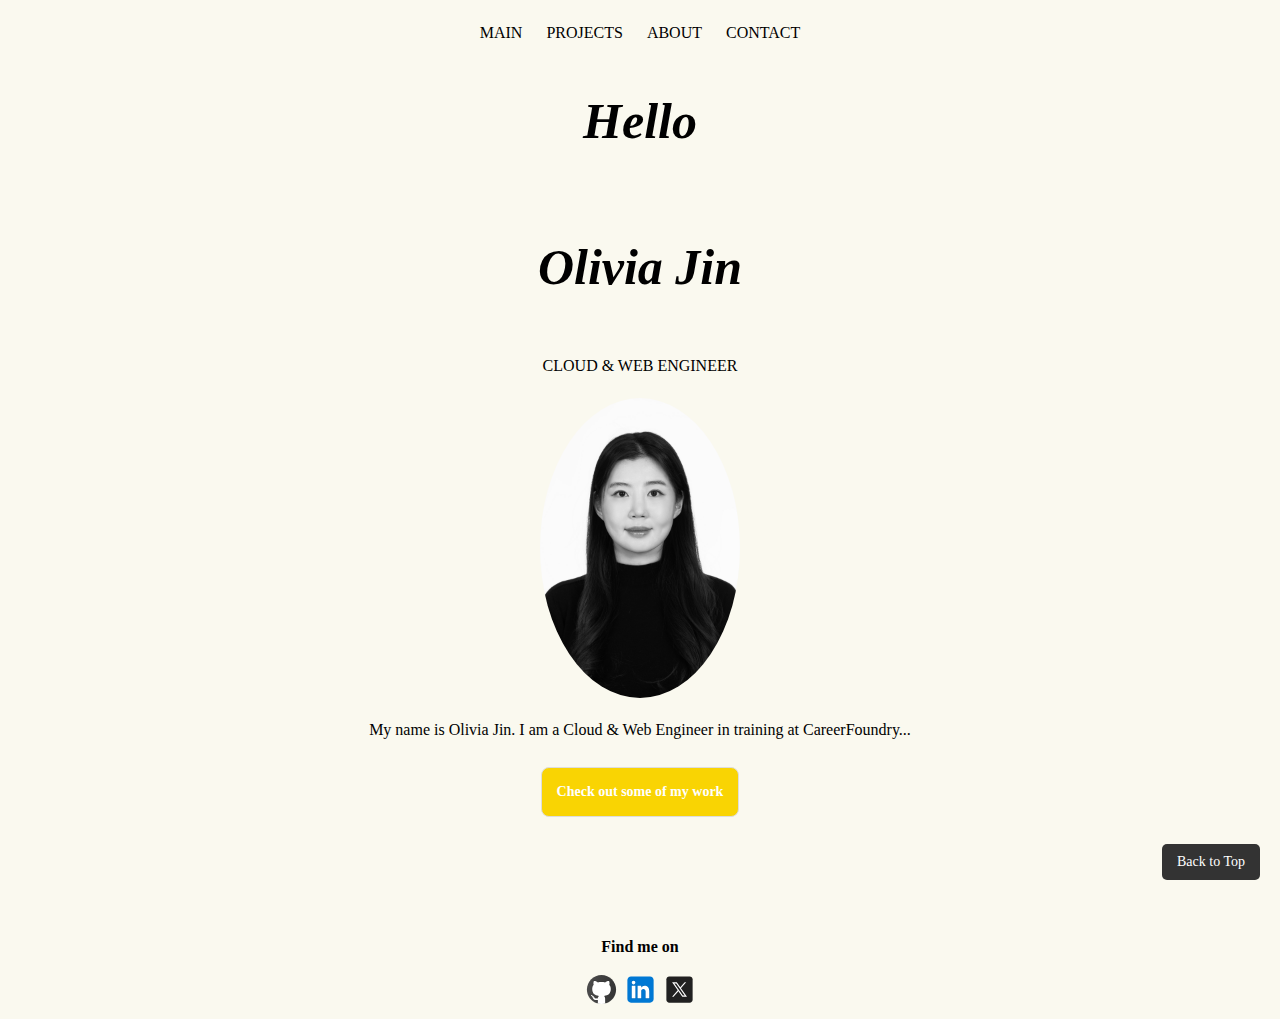
<file: index.html>
<!DOCTYPE html>
<html lang="en">
<head>
  <meta charset="UTF-8" />
  <meta name="viewport" content="width=device-width, initial-scale=1.0" />
  <title>Main</title>
  <link rel="stylesheet" href="css/index.css" />
</head>

<body>
  <div id="top"></div>

  <ul role="menubar" class="navigation">
    <li role="presentation">
      <a href="index.html" role="menuitem">MAIN</a>
      <a href="project.html" role="menuitem">PROJECTS</a>
      <a href="about.html" role="menuitem">ABOUT</a>
      <a href="contact.html" role="menuitem">CONTACT</a>
    </li>
  </ul>

  <h1 class="hello"><span>H</span><span>e</span><span>l</span><span>l</span><span>o</span></h1>

  <main>
    <h1>Olivia Jin</h1>
    <p>CLOUD & WEB ENGINEER</p>
    <img src="img/myself.jpg" alt="myself" class="myself" />
    <p>
      My name is Olivia Jin. I am a Cloud & Web Engineer in training at CareerFoundry...
    </p>

    <a href="project.html" class="mywork">Check out some of my work</a>
  </main>

  <footer>
    <p>Find me on</p>
    <a href="https://github.com/olivias-jin" target="_blank">
      <img src="img/icons8-github.svg" alt="github" class="icon" />
    </a>
    <a href="https://www.linkedin.com/in/oliviasjin/" target="_blank">
      <img src="img/icons8-linkedin.svg" alt="linkedin" class="icon" />
    </a>
    <a href="https://x.com/jin_olivia95603" target="_blank">
      <img src="img/icons8-x.svg" alt="x" class="icon" />
    </a>
    <a href="#top" class="back-to-top">Back to Top</a>
  </footer>

  <script src="js/index.js"></script>
</body>
</html>
</file>
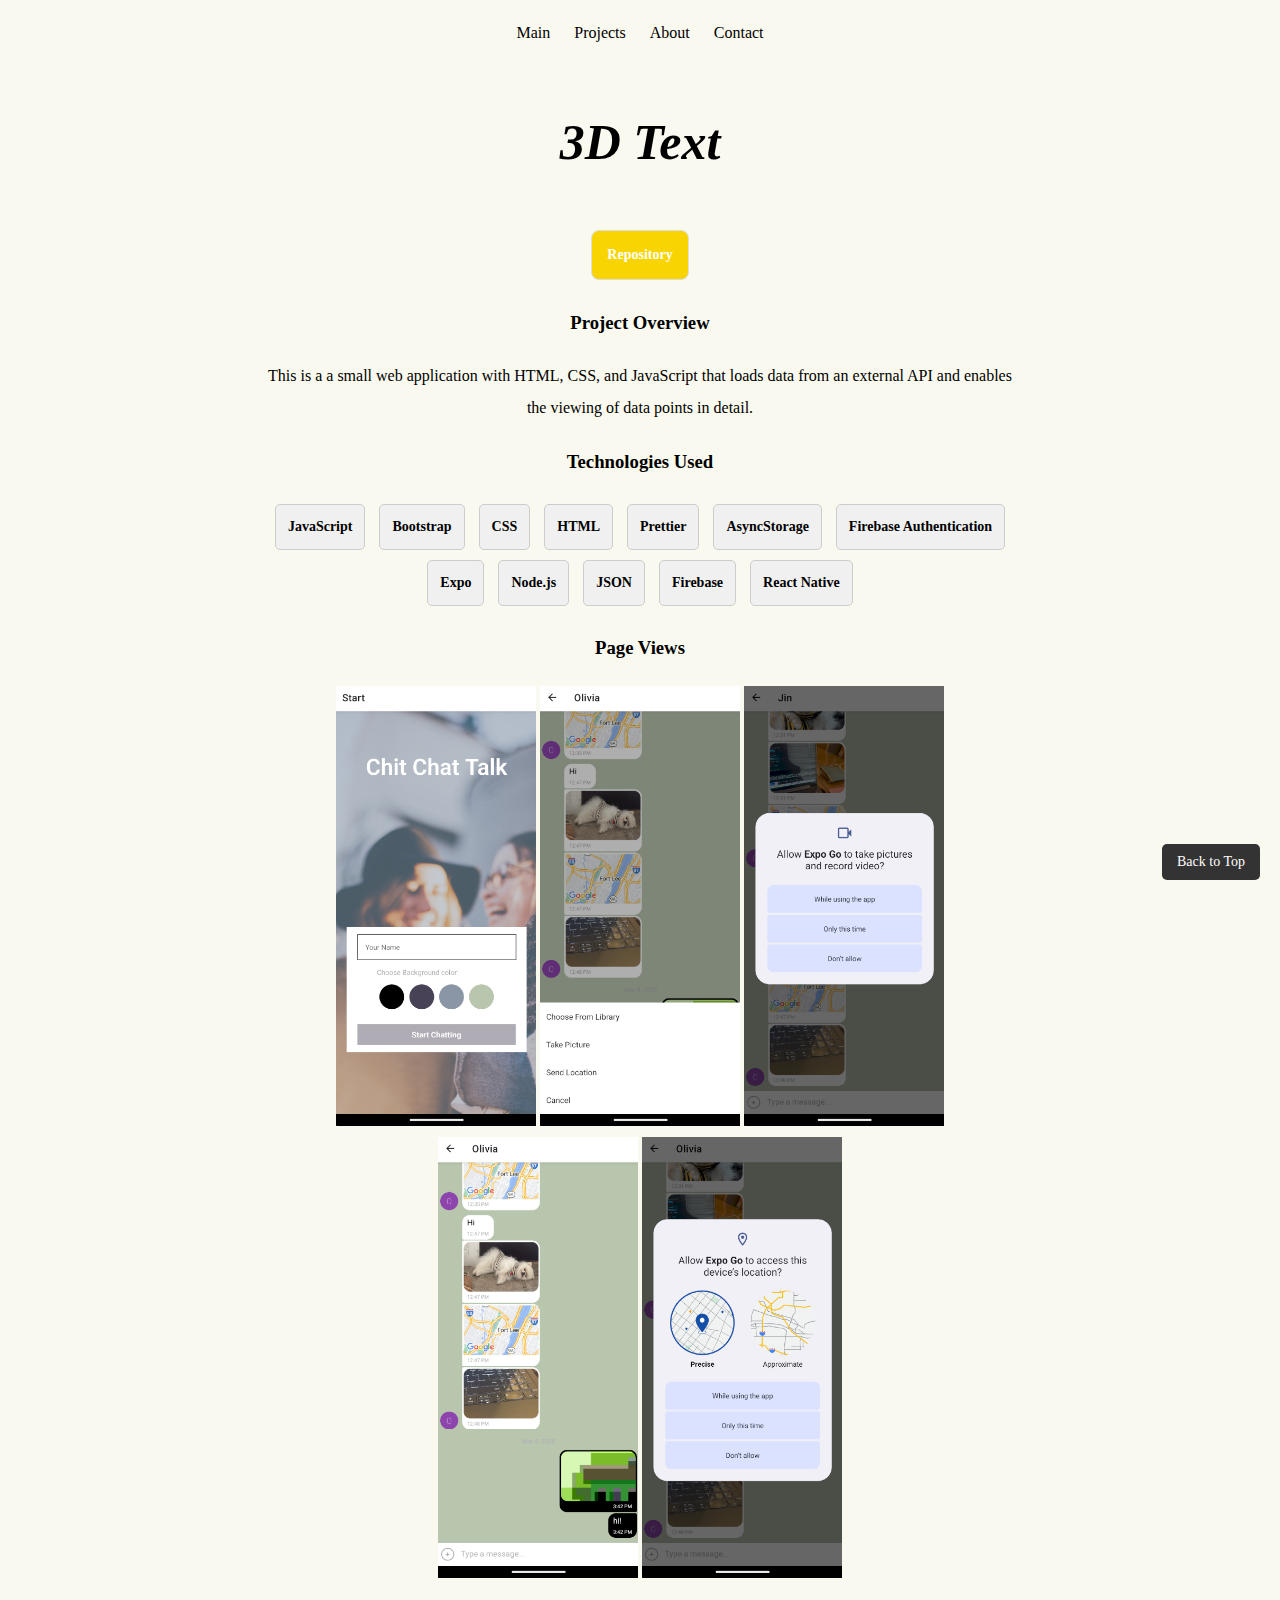
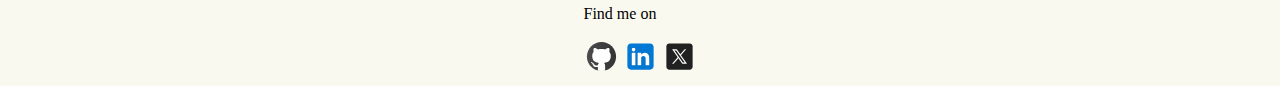
<file: 3d.html>
<!DOCTYPE html>
<html lang="en">

<head>
    <meta charset="UTF-8">
    <meta name="viewport" content="width=device-width, initial-scale=1.0">
    <title>Chat App</title>
    <link rel="stylesheet" type="text/css" href="css/chat.css">
    <div id="top"></div>
    <ul role="menubar" class="navigation">
        <li role="presentation">
            <a href="index.html" role="menuitem">Main</a>
            <a href="project.html" role="menuitem">Projects</a>
            <a href="about.html" role="menuitem">About</a>
            <a href="contact.html" role="menuitem">Contact</a>
        </li>
    </ul>
</head>

<body>
    <main>
        <h1>3D Text</h1>
        <div class="Link">
            <a href="https://webgl-3d-text-7v42nouc4-olivias-projects-aaec2529.vercel.app/" target="_blank" class="link-box">Repository</a>
        </div>

        <div>
            <h3>Project Overview</h3>
            <p>This is a a small web application with HTML, CSS, and JavaScript that loads data from an external API and
                enables the viewing of data points in detail.</p>

            <h3>Technologies Used</h3>
            <div class="tech-container">
                <span class="tech-box">JavaScript</span>
                <span class="tech-box">Bootstrap</span>
                <span class="tech-box">CSS</span>
                <span class="tech-box">HTML</span>
                <span class="tech-box">Prettier</span>
                <span class="tech-box">AsyncStorage</span>
                <span class="tech-box">Firebase Authentication</span>
                <span class="tech-box">Expo</span>
                <span class="tech-box">Node.js</span>
                <span class="tech-box">JSON</span>
                <span class="tech-box">Firebase</span>
                <span class="tech-box">React Native</span>
            </div>

            <h3>Page Views</h3>
            <a href="#">
                <img src="img/project/chat.png" class="zoom-img">
                <img src="img/project/chat4.png" class="zoom-img">
                <img src="img/project/chat1.png" class="zoom-img">
                <img src="img/project/chat3.png" class="zoom-img">
                <img src="img/project/chat5.png" class="zoom-img">

            </a>
        </div>
    </main>


</body>
<footer>
    <p>Find me on</p>
    <a href="https://github.com/olivias-jin" target="_blank">
        <img src="img/icons8-github.svg" alt="github" class="icon">
    </a>
    <a href="https://www.linkedin.com/in/oliviasjin/" target="_blank">
        <img src="img/icons8-linkedin.svg" alt="linkedin" class="icon">
    </a>
    <a href="https://x.com/jin_olivia95603" target="_blank">
        <img src="img/icons8-x.svg" alt="x" class="icon">
    </a>


    <a href="#top" class="back-to-top">Back to Top</a>
</footer>

</html>
</file>
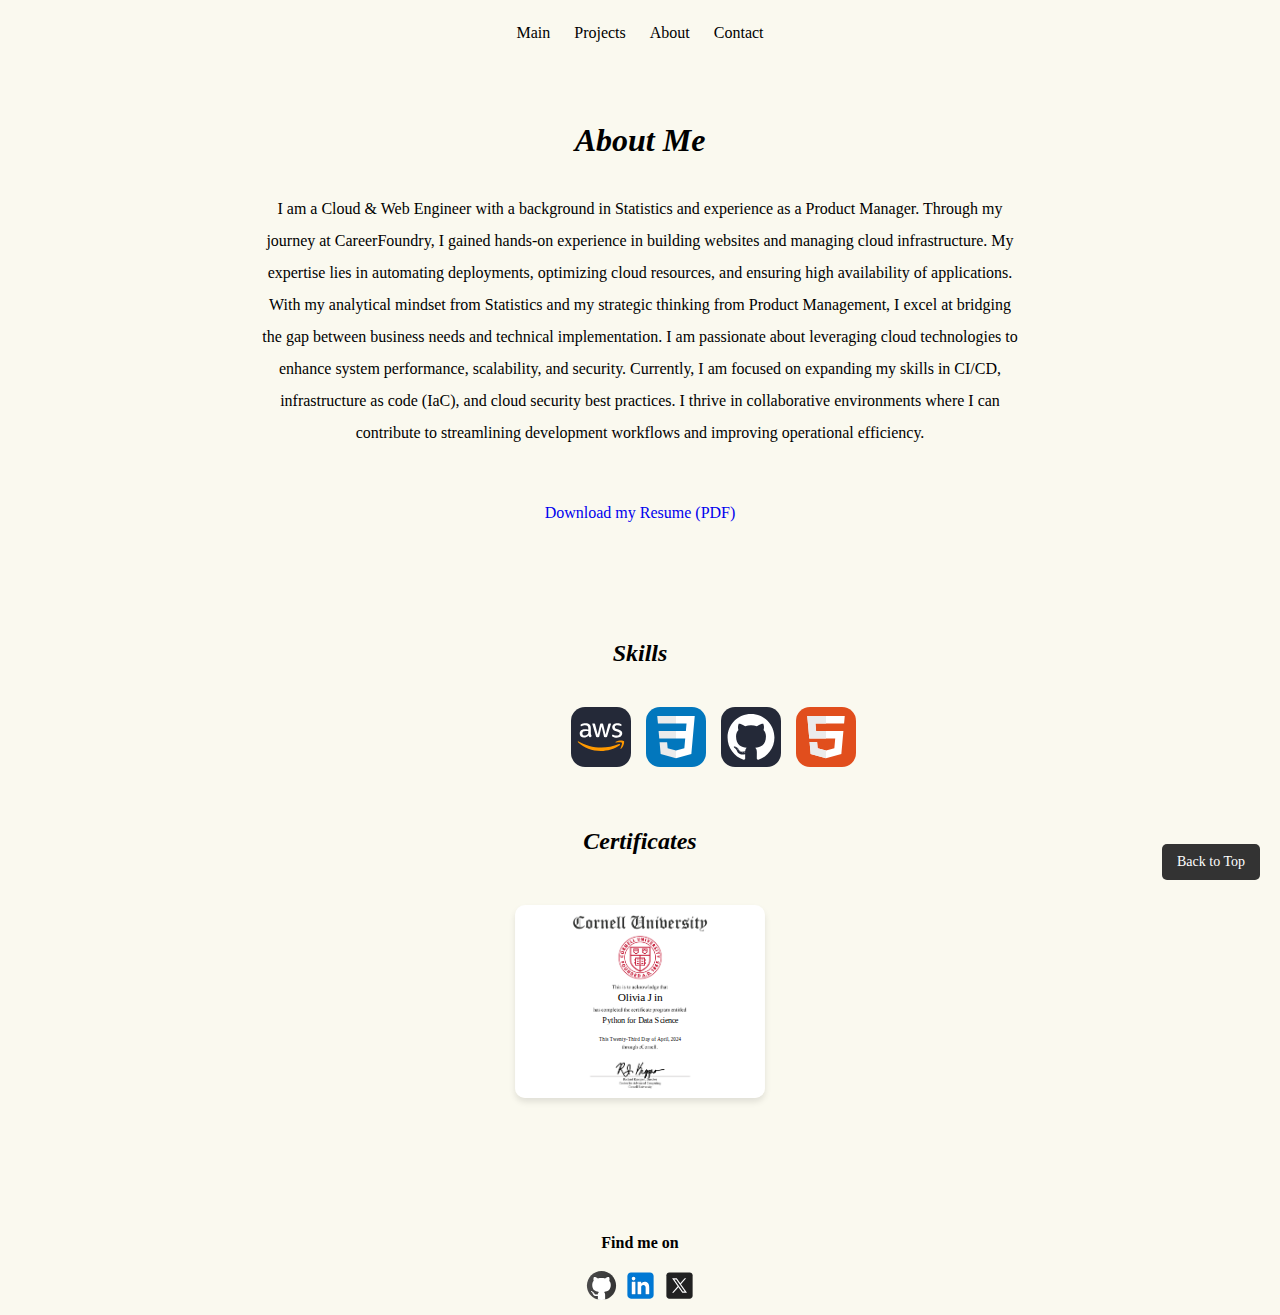
<file: about.html>
<!DOCTYPE html>
<html lang="en">

<head>
    <meta charset="UTF-8">
    <meta name="viewport" content="width=device-width, initial-scale=1.0">
    <title>About</title>
    <link rel="stylesheet" type="text/css" href="css/about.css">
    <div id="top"></div>
    <ul role="menubar" class="navigation">
        <li role="presentation">
            <a href="index.html" role="menuitem">Main</a>
            <a href="project.html" role="menuitem">Projects</a>
            <a href="about.html" role="menuitem">About</a>
            <a href="contact.html" role="menuitem">Contact</a>
        </li>
    </ul>
</head>

<body>
    <main>
        <h1>About Me</h1>
        <p>
            I am a Cloud & Web Engineer with a background in Statistics and experience as a Product Manager. Through
            my journey at CareerFoundry, I gained hands-on experience in building websites and managing cloud
            infrastructure. My expertise lies in automating deployments, optimizing cloud resources, and ensuring high
            availability of applications.

            With my analytical mindset from Statistics and my strategic thinking from Product Management, I excel at
            bridging the gap between business needs and technical implementation. I am passionate about leveraging cloud
            technologies to enhance system performance, scalability, and security.

            Currently, I am focused on expanding my skills in CI/CD, infrastructure as code (IaC), and cloud security
            best practices. I thrive in collaborative environments where I can contribute to streamlining development
            workflows and improving operational efficiency.</p>

        <br>
        <div class="resume">
            <a href="pdf/Olivia Resume.pdf" download>Download my Resume (PDF)</a>
        </div>

        <h2>Skills</h2>
        <div class="logo-icon">
            <div class="icon-track">
                <img src="img/AWS-Dark.svg">
                <img src="img/CSS.svg">
                <img src="img/Github-Dark.svg">
                <img src="img/HTML.svg">
                <img src="img/JavaScript.svg">
                <img src="img/MongoDB.svg">
                <img src="img/NodeJS-Dark.svg">
                <img src="img/React-Dark.svg">
                <img src="img/Heroku.svg">
                <img src="img/TypeScript.svg">

            </div>
        </div>
        <script src="js/script.js"></script>

        <h2>Certificates</h2>
        <div class="certificates">
            <img src="img/ecornell.svg">

        </div>

    </main>




</body>
<footer>
    <p>Find me on</p>
    <a href="https://github.com/olivias-jin" target="_blank">
        <img src="img/icons8-github.svg" alt="github" class="icon">
    </a>
    <a href="https://www.linkedin.com/in/oliviasjin/" target="_blank">
        <img src="img/icons8-linkedin.svg" alt="linkedin" class="icon">
    </a>
    <a href="https://x.com/jin_olivia95603" target="_blank">
        <img src="img/icons8-x.svg" alt="x" class="icon">
    </a>


    <a href="#top" class="back-to-top">Back to Top</a>
</footer>

</html>
</file>
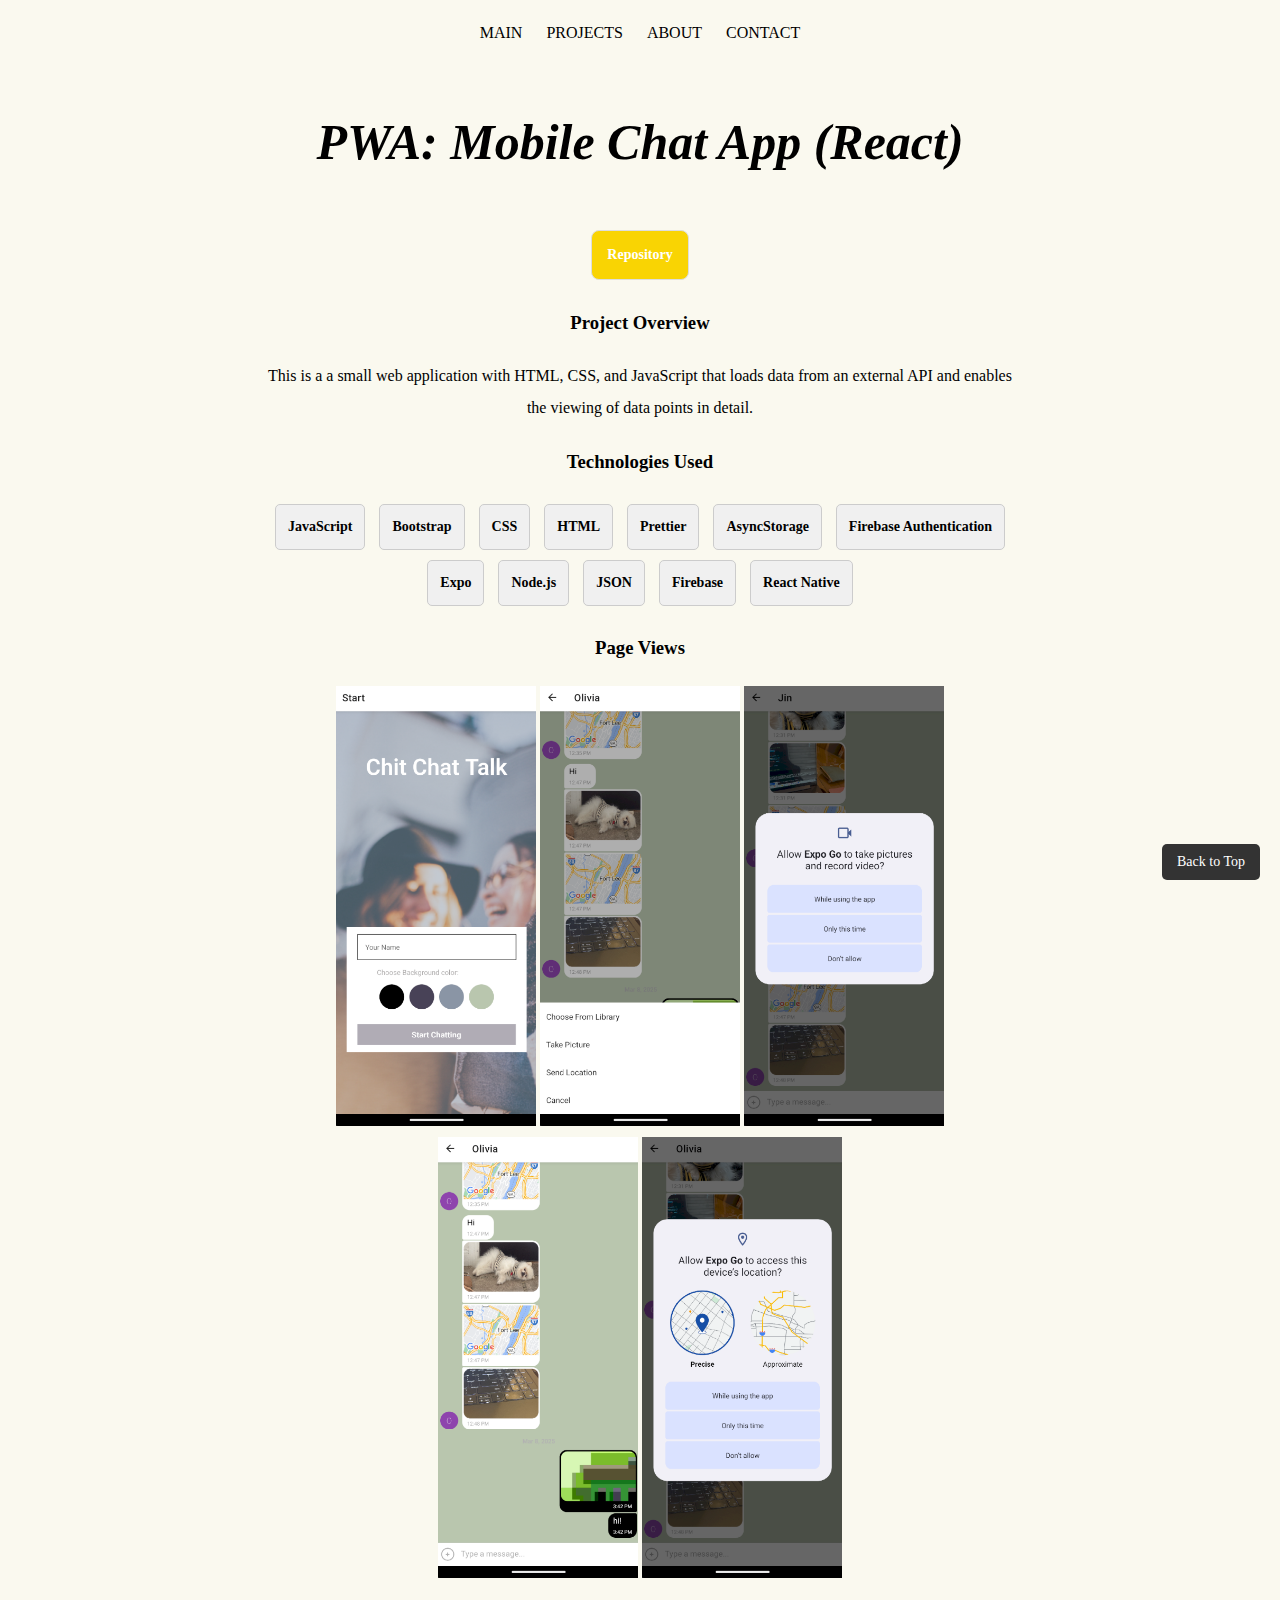
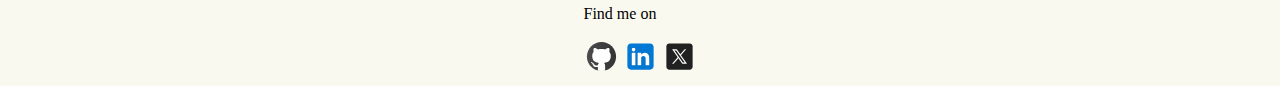
<file: chat.html>
<!DOCTYPE html>
<html lang="en">

<head>
    <meta charset="UTF-8">
    <meta name="viewport" content="width=device-width, initial-scale=1.0">
    <title>Chat App</title>
    <link rel="stylesheet" type="text/css" href="css/chat.css">
    <div id="top"></div>
    <ul role="menubar" class="navigation">
        <li role="presentation">
            <a href="index.html" role="menuitem">MAIN</a>
            <a href="project.html" role="menuitem">PROJECTS</a>
            <a href="about.html" role="menuitem">ABOUT</a>
            <a href="contact.html" role="menuitem">CONTACT</a>
        </li>
    </ul>
</head>

<body>
    <main>
        <h1>PWA: Mobile Chat App (React)</h1>
        <div class="Link">
            <a href="https://github.com/olivias-jin/chat-app.git" target="_blank" class="link-box">Repository</a>
        </div>

        <div>
            <h3>Project Overview</h3>
            <p>This is a a small web application with HTML, CSS, and JavaScript that loads data from an external API and
                enables the viewing of data points in detail.</p>

            <h3>Technologies Used</h3>
            <div class="tech-container">
                <span class="tech-box">JavaScript</span>
                <span class="tech-box">Bootstrap</span>
                <span class="tech-box">CSS</span>
                <span class="tech-box">HTML</span>
                <span class="tech-box">Prettier</span>
                <span class="tech-box">AsyncStorage</span>
                <span class="tech-box">Firebase Authentication</span>
                <span class="tech-box">Expo</span>
                <span class="tech-box">Node.js</span>
                <span class="tech-box">JSON</span>
                <span class="tech-box">Firebase</span>
                <span class="tech-box">React Native</span>
            </div>

            <h3>Page Views</h3>
            <a href="#">
                <img src="img/project/chat.png" class="zoom-img">
                <img src="img/project/chat4.png" class="zoom-img">
                <img src="img/project/chat1.png" class="zoom-img">
                <img src="img/project/chat3.png" class="zoom-img">
                <img src="img/project/chat5.png" class="zoom-img">

            </a>
        </div>
    </main>


</body>
<footer>
    <p>Find me on</p>
    <a href="https://github.com/olivias-jin" target="_blank">
        <img src="img/icons8-github.svg" alt="github" class="icon">
    </a>
    <a href="https://www.linkedin.com/in/oliviasjin/" target="_blank">
        <img src="img/icons8-linkedin.svg" alt="linkedin" class="icon">
    </a>
    <a href="https://x.com/jin_olivia95603" target="_blank">
        <img src="img/icons8-x.svg" alt="x" class="icon">
    </a>


    <a href="#top" class="back-to-top">Back to Top</a>
</footer>

</html>
</file>
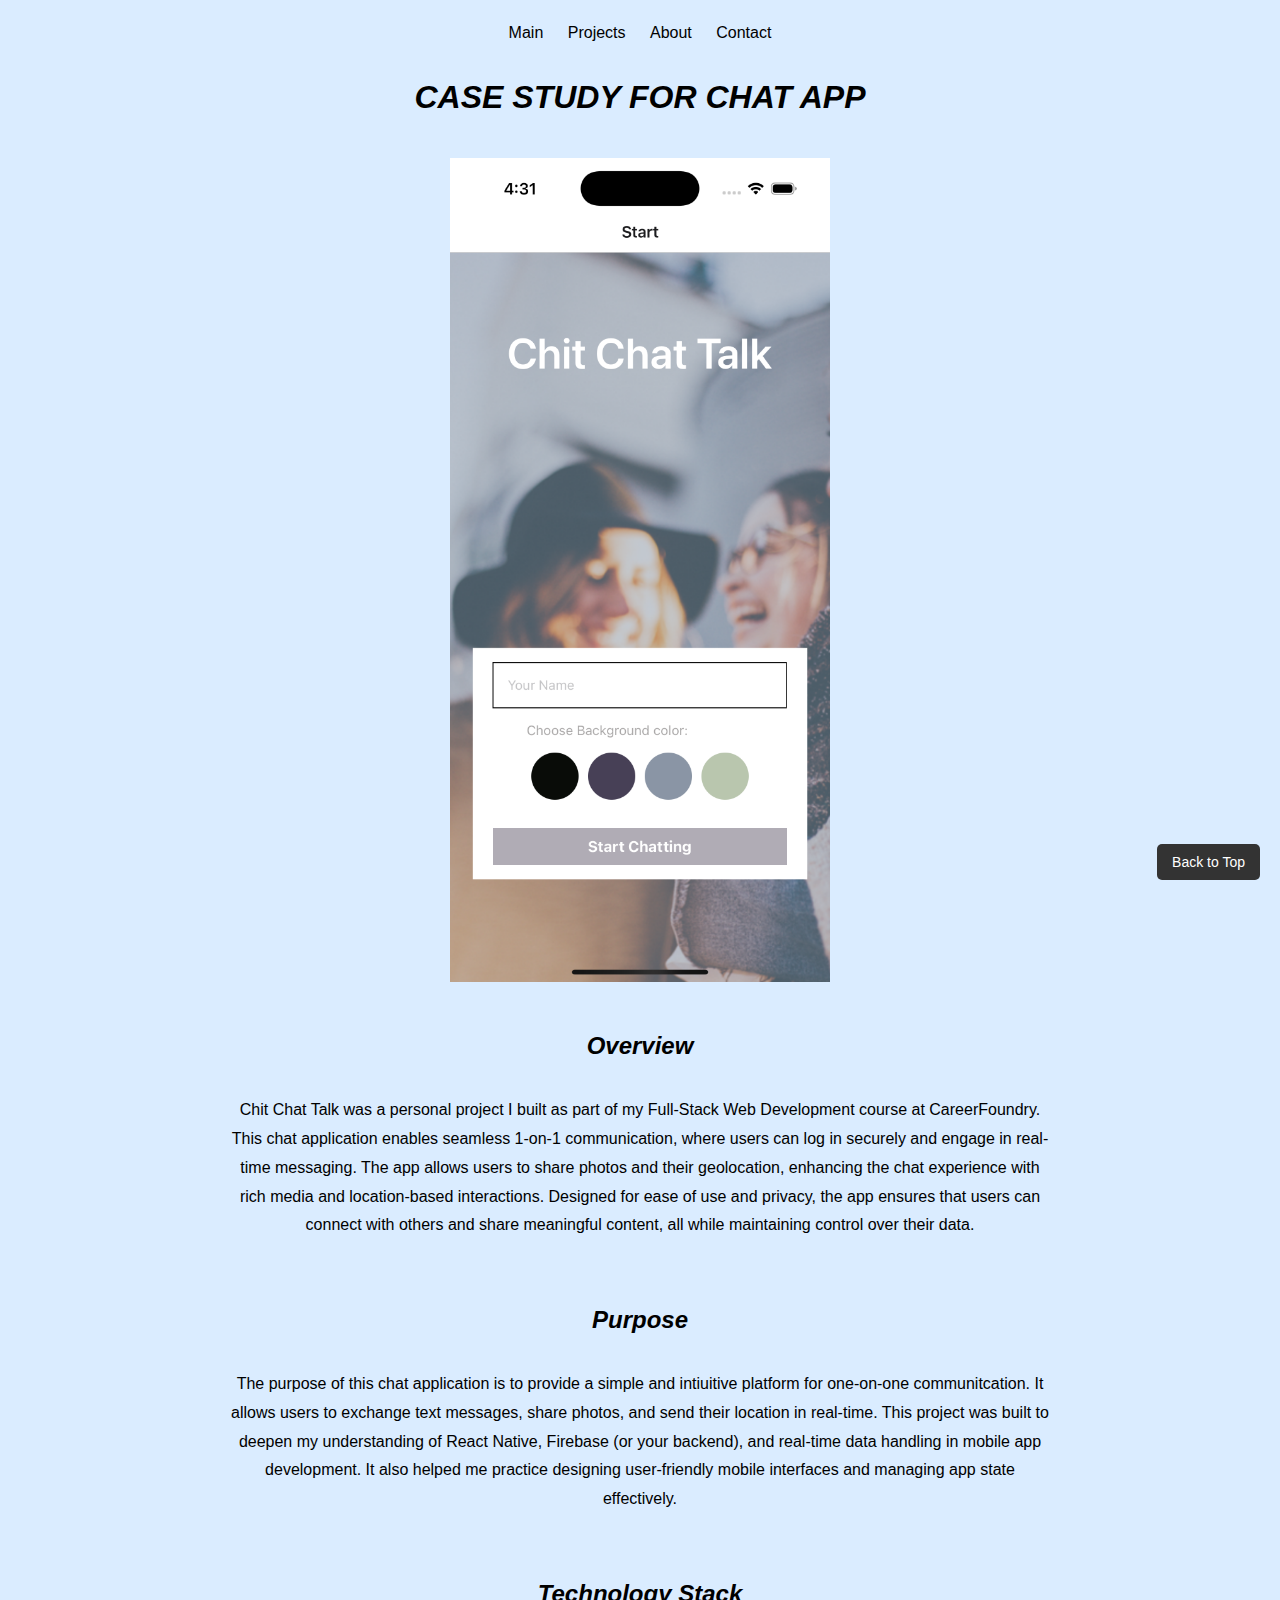
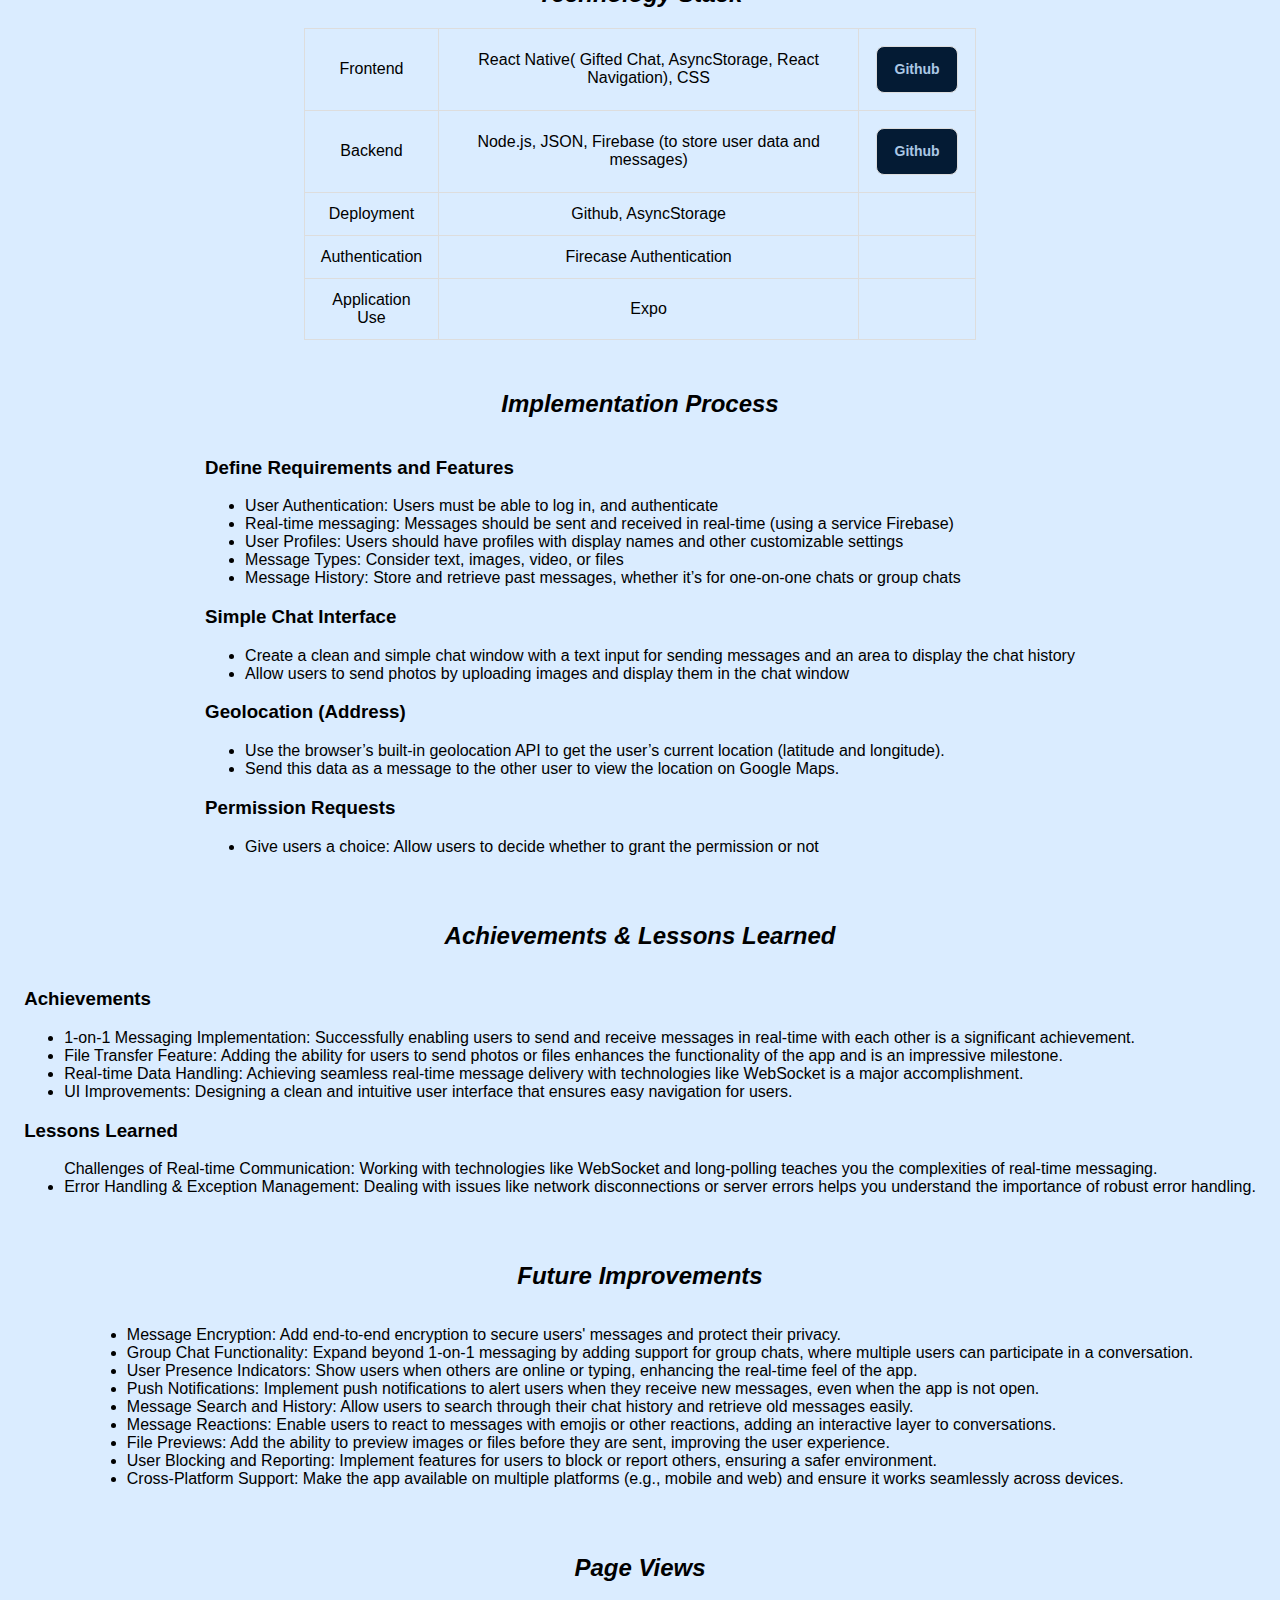
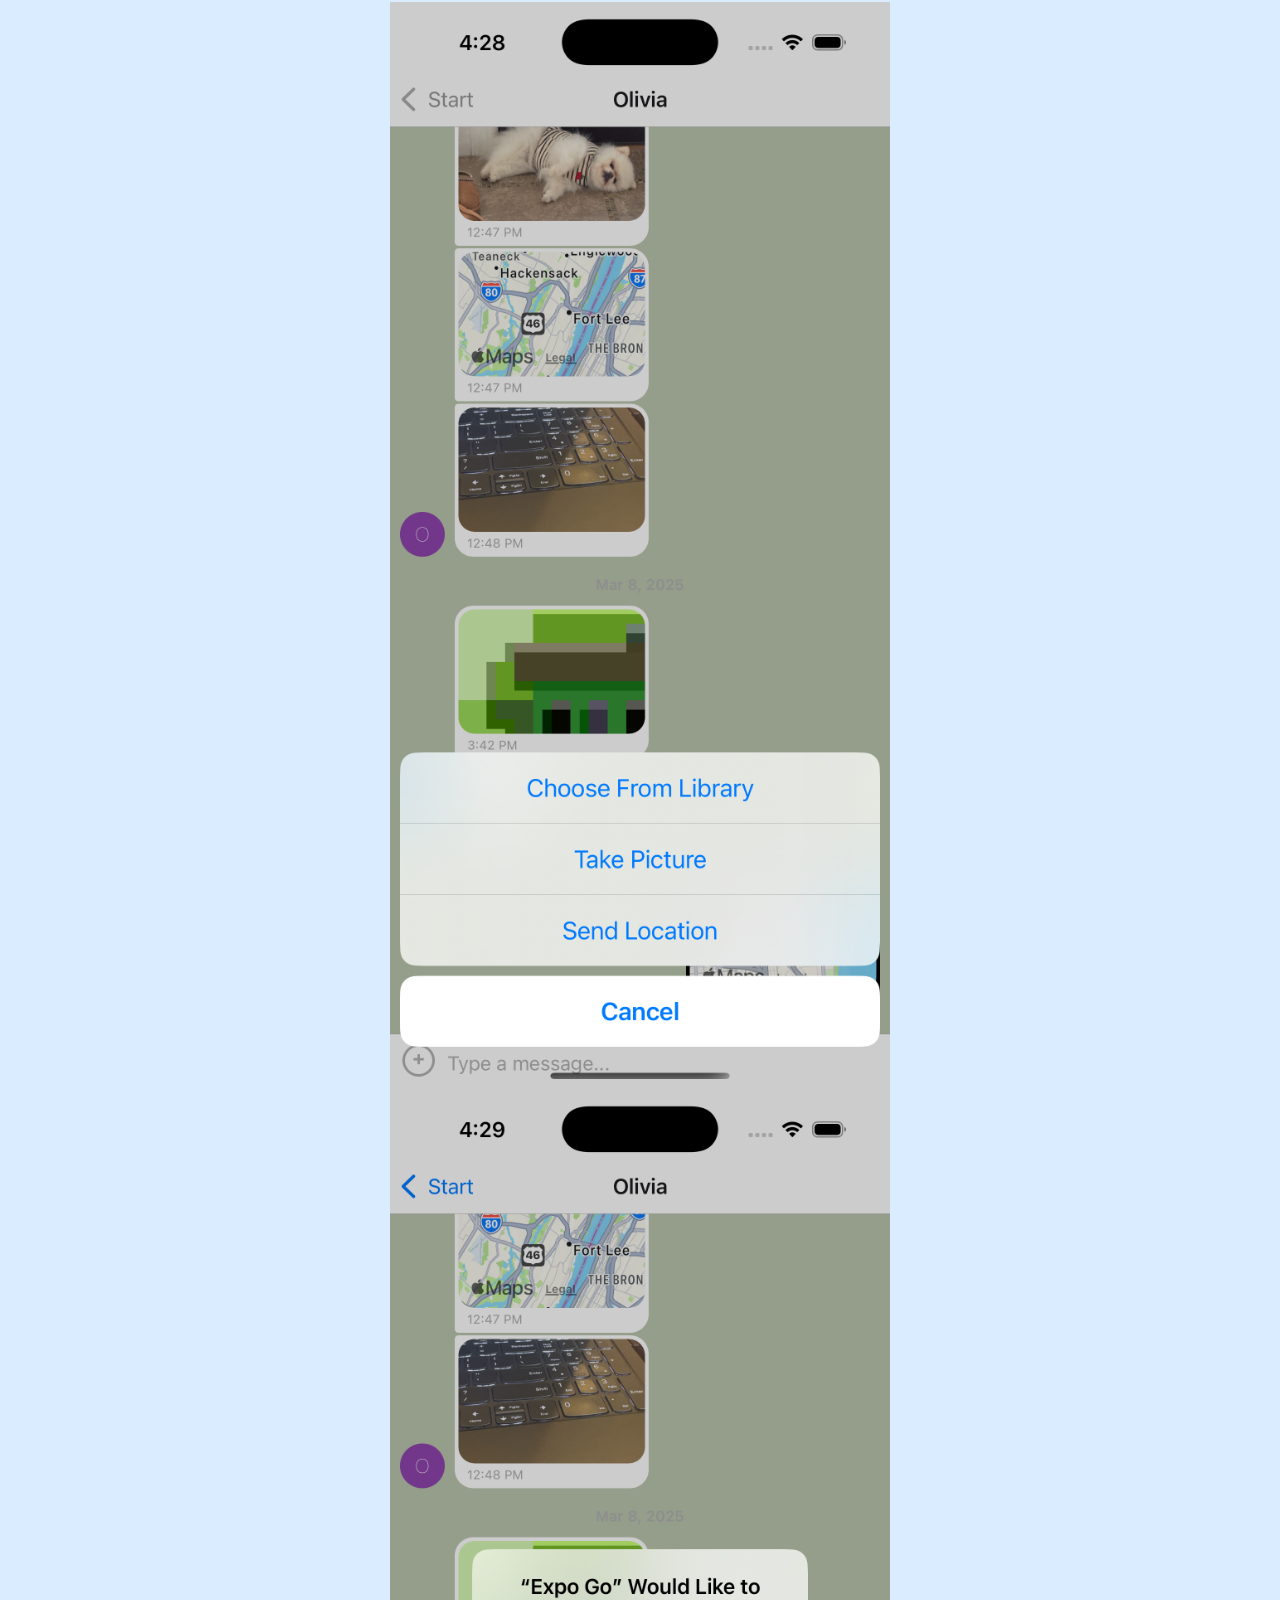
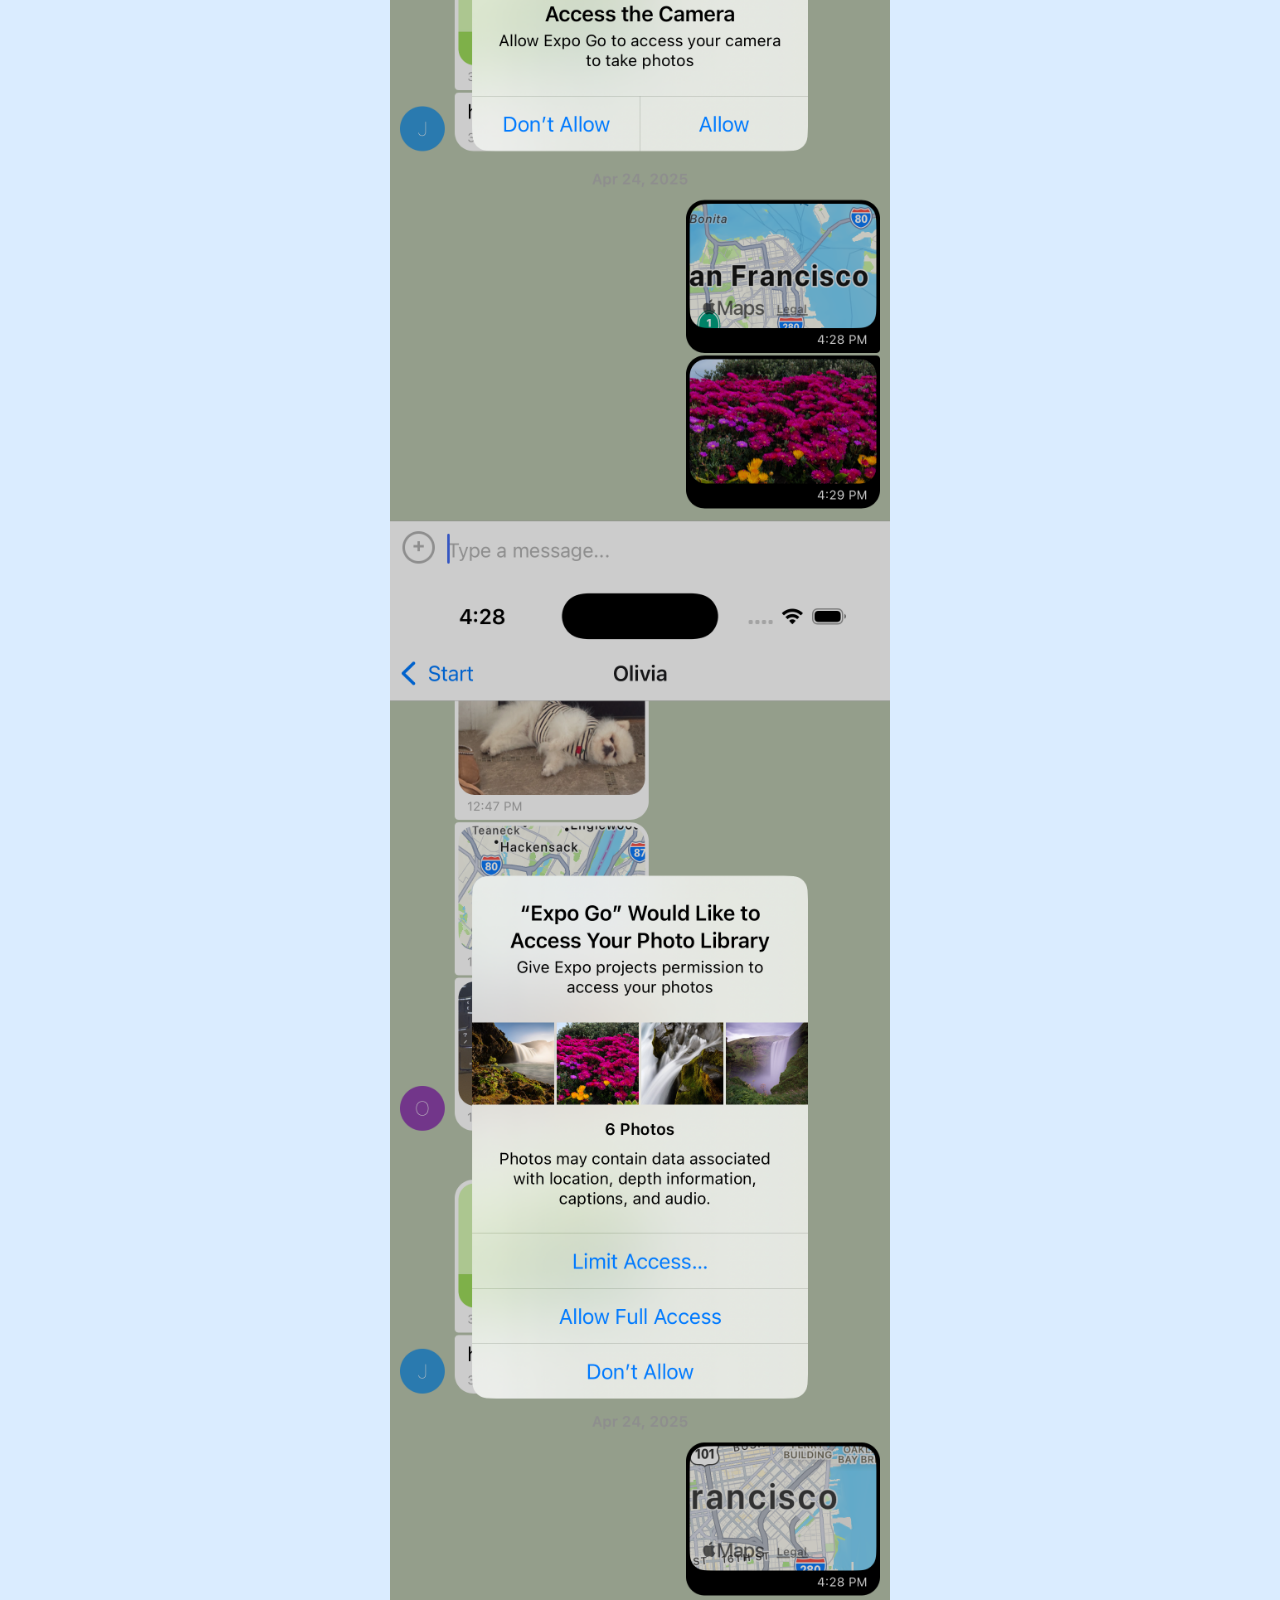
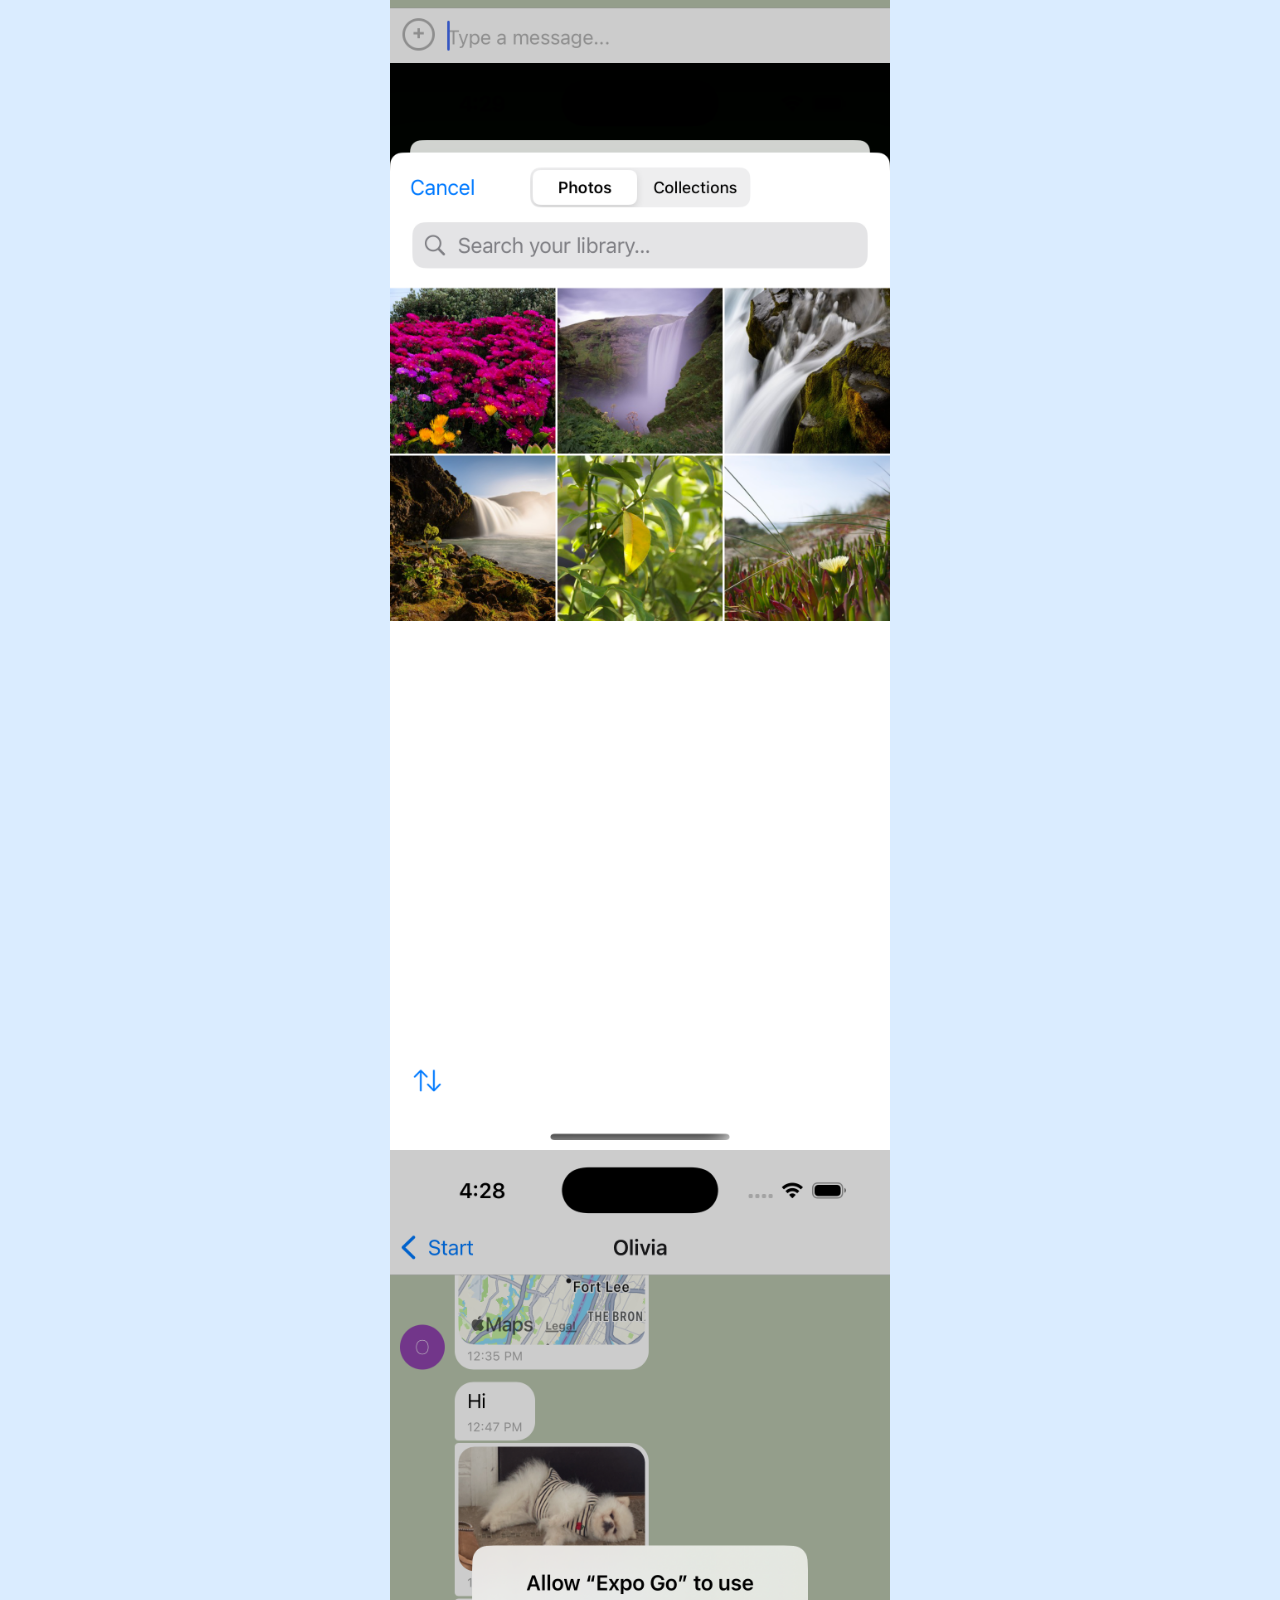
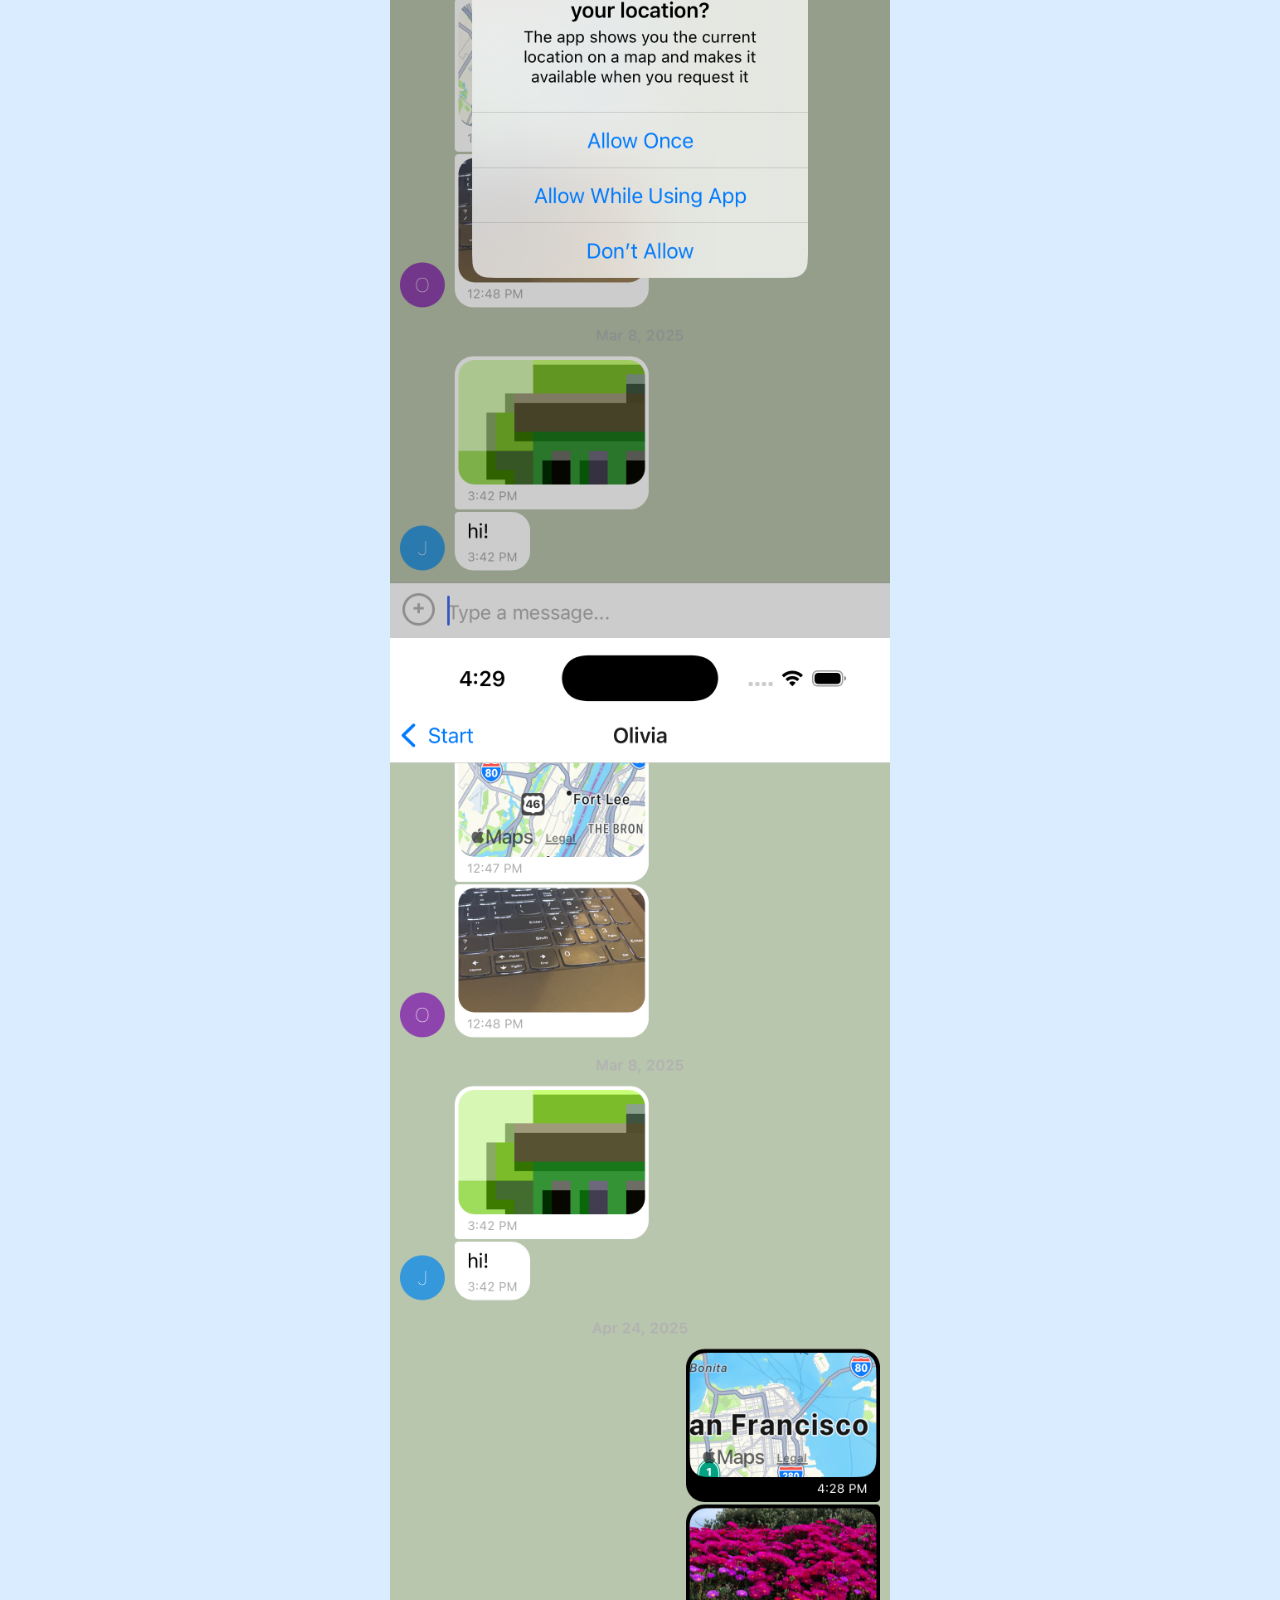
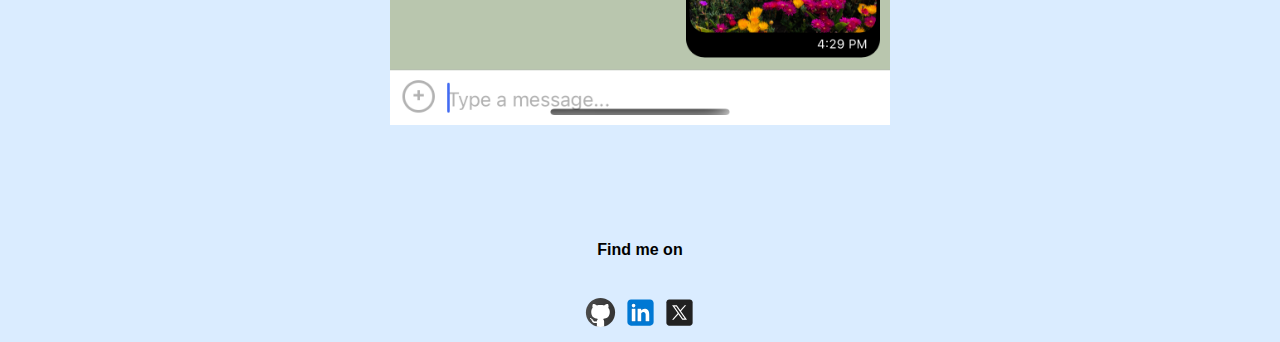
<file: chat_case.html>
<!DOCTYPE html>
<html lang="en">

<head>
    <meta charset="UTF-8">
    <meta name="viewport" content="width=device-width, initial-scale=1.0">
    <title>Movie Hive Case Study</title>
    <link rel="stylesheet" type="text/css" href="css/chat_case.css">
    <ul role="menubar" class="navigation">
        <li role="presentation">
            <a href="index.html" role="menuitem">Main</a>
            <a href="project.html" role="menuitem">Projects</a>
            <a href="about.html" role="menuitem">About</a>
            <a href="contact.html" role="menuitem">Contact</a>
        </li>
    </ul>
</head>

<body>
    <h1>CASE STUDY FOR CHAT APP</h1>
    <img src="img/case study/Chatapp/chat1.png">

    <h2>Overview</h2>
    <div class="Overview">
        <p>Chit Chat Talk was a personal project I built as part of my Full-Stack Web Development course at CareerFoundry. 
            This chat application enables seamless 1-on-1 communication, where users can log in securely and engage in real-time messaging. The app allows users to share photos and their geolocation, enhancing the chat experience with rich media and location-based interactions. Designed for ease of use and privacy, the app ensures that users can connect with others and share meaningful content, all while maintaining control over their data.
        </p>
    </div>

    <h2>Purpose</h2>
<div class="Overview">
<p>The purpose of this chat application is to provide a simple and intiuitive platform for one-on-one communitcation. It allows users to exchange text messages, share photos, and send their location in real-time.
    This project was built to deepen my understanding of React Native, Firebase (or your backend), and real-time data handling in mobile app development.
    It also helped me practice designing user-friendly mobile interfaces and managing app state effectively. </p>
</div>

    <h2>Technology Stack</h2>
    <div class="talbe-container">
        <table>
            <tbody>
                <tr>
                    <td>Frontend</td>
                    <td>React Native( Gifted Chat, AsyncStorage, React Navigation), CSS</td>
                    <td><a href="https://github.com/olivias-jin/chat-app.git" target="_blank"
                            class="link-box">Github</a>
                    </td>
                </tr>
                <tr>
                    <td>Backend</td>
                    <td>Node.js, JSON,  Firebase (to store user data and messages)
                    </td>
                    <td>
                        <a href="https://github.com/olivias-jin/chat-app.git" target="_blank" class="link-box">Github
                        </a>
                    </td>
                </tr>

                <tr>
                    <td>Deployment</td>
                    <td>Github, AsyncStorage</td>
                    
                    </td>
                </tr>

                <tr>
                    <td>Authentication</td>
                    <td>Firecase Authentication</td>
                    <td> 
                    </td>
                </tr>

                <tr>
                    <td>Application Use</td>
                    <td>Expo</td>
                    <td> 
                    </td>
                </tr>
            </tbody>
        </table>
    </div>



    <h2>Implementation Process</h2>
    <div class="list">

        <h3>Define Requirements and Features</h3>

        <ul>
            <li>User Authentication: Users must be able to log in, and authenticate
            </li>
            <li>Real-time messaging: Messages should be sent and received in real-time (using a service Firebase)
            </li>
            <li>User Profiles: Users should have profiles with display names and other customizable settings</li>
            <li>Message Types: Consider text, images, video, or files            </li>
            <li>Message History: Store and retrieve past messages, whether it’s for one-on-one chats or group chats</li>
        </ul>


        <h3>Simple Chat Interface</h3>
        <ul>
            <li> Create a clean and simple chat window with a text input for sending messages and an area to display the chat history
              </li>  
              <li>Allow users to send photos by uploading images and display them in the chat window
                
            </li>
        </ul>

        <h3>Geolocation (Address)</h3>
        <ul>
            <li>Use the browser’s built-in geolocation API to get the user’s current location (latitude and longitude).
            </li>
            <li>Send this data as a message to the other user to view the location on Google Maps.

            </li>
        </ul>

        <h3>Permission Requests</h3>
        <ul>
            <li>Give users a choice: Allow users to decide whether to grant the permission or not

            </li>
        </ul>

    </div>



    <h2>Achievements & Lessons Learned</h2>
    <div class="list">
        <h3>Achievements</h3>
        <ul>
            <li>1-on-1 Messaging Implementation: Successfully enabling users to send and receive messages in real-time with each other is a significant achievement.
            </li>

            <li>File Transfer Feature: Adding the ability for users to send photos or files enhances the functionality of the app and is an impressive milestone.</li>

            <li>Real-time Data Handling: Achieving seamless real-time message delivery with technologies like WebSocket is a major accomplishment.
            </li>
            <li>    
                UI Improvements: Designing a clean and intuitive user interface that ensures easy navigation for users.
            </li>
        </ul>


        <h3>Lessons Learned</h3>
        <ul>
            <l1>Challenges of Real-time Communication: Working with technologies like WebSocket and long-polling teaches you the complexities of real-time messaging.</l1>
            <li>Error Handling & Exception Management: Dealing with issues like network disconnections or server errors helps you understand the importance of robust error handling.
            </li>
        </ul>
    </div>

    <h2>Future Improvements</h2>
    <ul>
        <li>Message Encryption: Add end-to-end encryption to secure users' messages and protect their privacy.</li>
        <li>Group Chat Functionality: Expand beyond 1-on-1 messaging by adding support for group chats, where multiple users can participate in a conversation.
        </li>
        <li>User Presence Indicators: Show users when others are online or typing, enhancing the real-time feel of the app.
        </li>
        <li>Push Notifications: Implement push notifications to alert users when they receive new messages, even when the app is not open.
        </li>
        <li>Message Search and History: Allow users to search through their chat history and retrieve old messages easily.</li>
    <li>Message Reactions: Enable users to react to messages with emojis or other reactions, adding an interactive layer to conversations.</li>
    <li>File Previews: Add the ability to preview images or files before they are sent, improving the user experience.</li>
    <li>User Blocking and Reporting: Implement features for users to block or report others, ensuring a safer environment.</li>
    
<li>Cross-Platform Support: Make the app available on multiple platforms (e.g., mobile and web) and ensure it works seamlessly across devices.</li></ul>


    <h2>Page Views</h2>
    <a href="#">
         <img src="img/case study/Chatapp/chat_menu.png" class="zoom-img">
         <img src="img/case study/Chatapp/chat_camera.png" class="zoom-img">
        <img src="img/case study/Chatapp/chat_photo.png" class="zoom-img">
        <img src="img/case study/Chatapp/chat_photolist.png" class="zoom-img">
        <img src="img/case study/Chatapp/chat_location.png" class="zoom-img">
        <img src="img/case study/Chatapp/chat.png" class="zoom-img">
 
    </a>
</body>

<footer>
    <p>Find me on</p>
    <a href="https://github.com/olivias-jin" target="_blank">
        <img src="img/icons8-github.svg" alt="github" class="icon">
    </a>
    <a href="https://www.linkedin.com/in/oliviasjin/" target="_blank">
        <img src="img/icons8-linkedin.svg" alt="linkedin" class="icon">
    </a>
    <a href="https://x.com/jin_olivia95603" target="_blank">
        <img src="img/icons8-x.svg" alt="x" class="icon">
    </a>


    <a href="#top" class="back-to-top">Back to Top</a>
</footer>

</html>
</file>
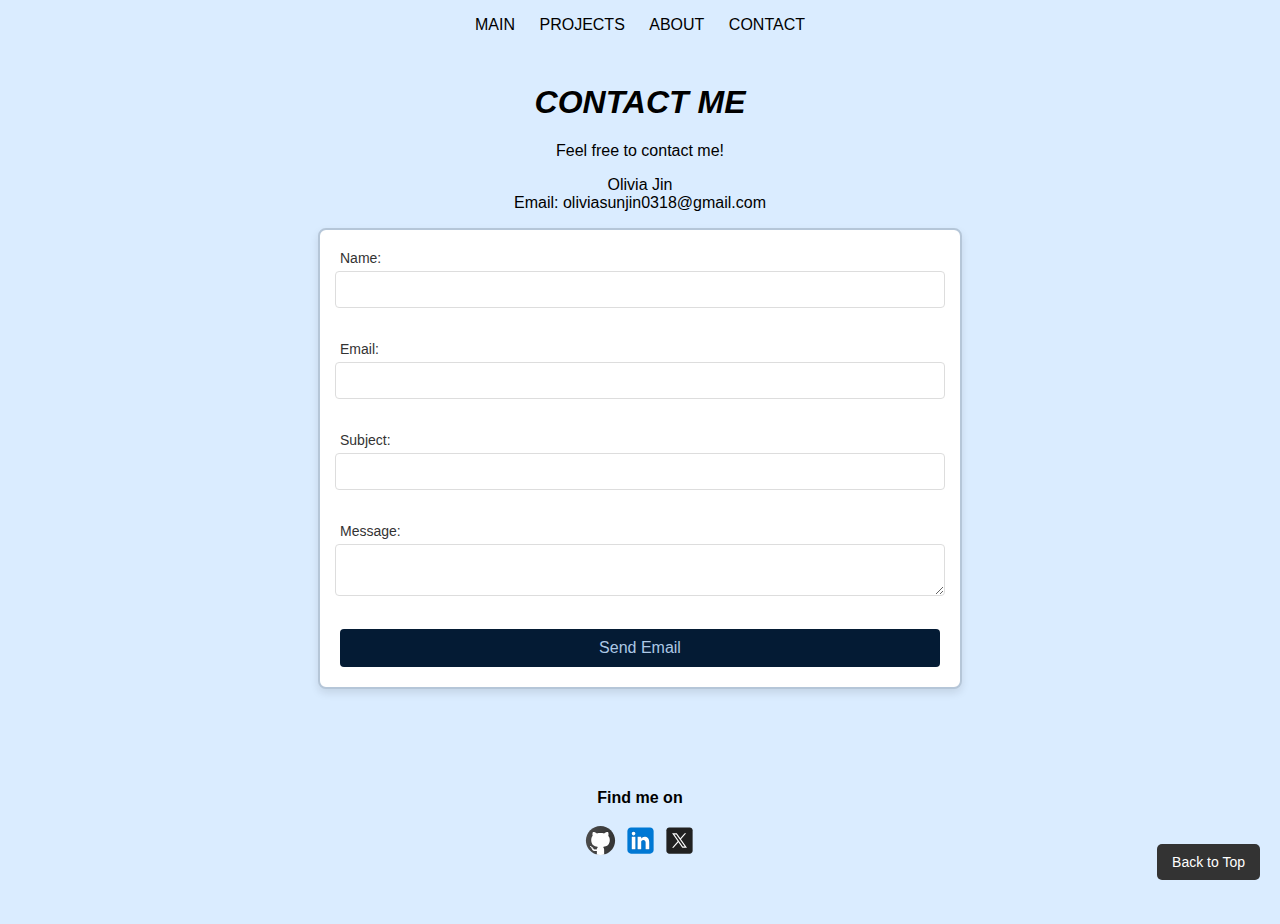
<file: contact.html>
<!DOCTYPE html>
<html lang="en">

<head>
    <meta charset="UTF-8">
    <meta name="viewport" content="width=device-width, initial-scale=1.0">
    <title>Contact</title>
    <link rel="stylesheet" type="text/css" href="css/contact.css">
    <div id="top"></div>
    <ul role="menubar" class="navigation">
        <li role="presentation">
            <a href="index.html" role="menuitem">MAIN</a>
            <a href="project.html" role="menuitem">PROJECTS</a>
            <a href="about.html" role="menuitem">ABOUT</a>
            <a href="contact.html" role="menuitem">CONTACT</a>
        </li>
    </ul>
</head>

<body>

    <main>
        <h1>CONTACT ME</h1>
        <p>Feel free to contact me!</p>
        <p>Olivia Jin
            <br>Email: oliviasunjin0318@gmail.com
        </p>
        <form id="contact-form" action="mailto:oliviasunjin0318@gmail.com" method="post" enctype="text/plain">
            <label for="name">Name:</label>
            <input type="text" id="name" name="name" required>
            <br>
            <label for="email">Email:</label>
            <input type="email" id="email" name="email" required>
            <br>
            <label for="subject">Subject:</label>
            <input type="text" id="subject" name="subject" required>
            <br>
            <label for="message">Message:</label>
            <textarea id="message" name="message" required></textarea>
            <br>
            <input type="submit" value="Send Email">

            <div class="plane-icon">✈️</div>
            <script src="js/contact.js"></script>
        </form>

    </main>
</body>
<footer>
    <p>Find me on</p>
    <a href="https://github.com/olivias-jin" target="_blank">
        <img src="img/icons8-github.svg" alt="github" class="icon">
    </a>
    <a href="https://www.linkedin.com/in/oliviasjin/" target="_blank">
        <img src="img/icons8-linkedin.svg" alt="linkedin" class="icon">
    </a>
    <a href="https://x.com/jin_olivia95603" target="_blank">
        <img src="img/icons8-x.svg" alt="x" class="icon">
    </a>


    <a href="#top" class="back-to-top">Back to Top</a>
</footer>

</html>
</file>
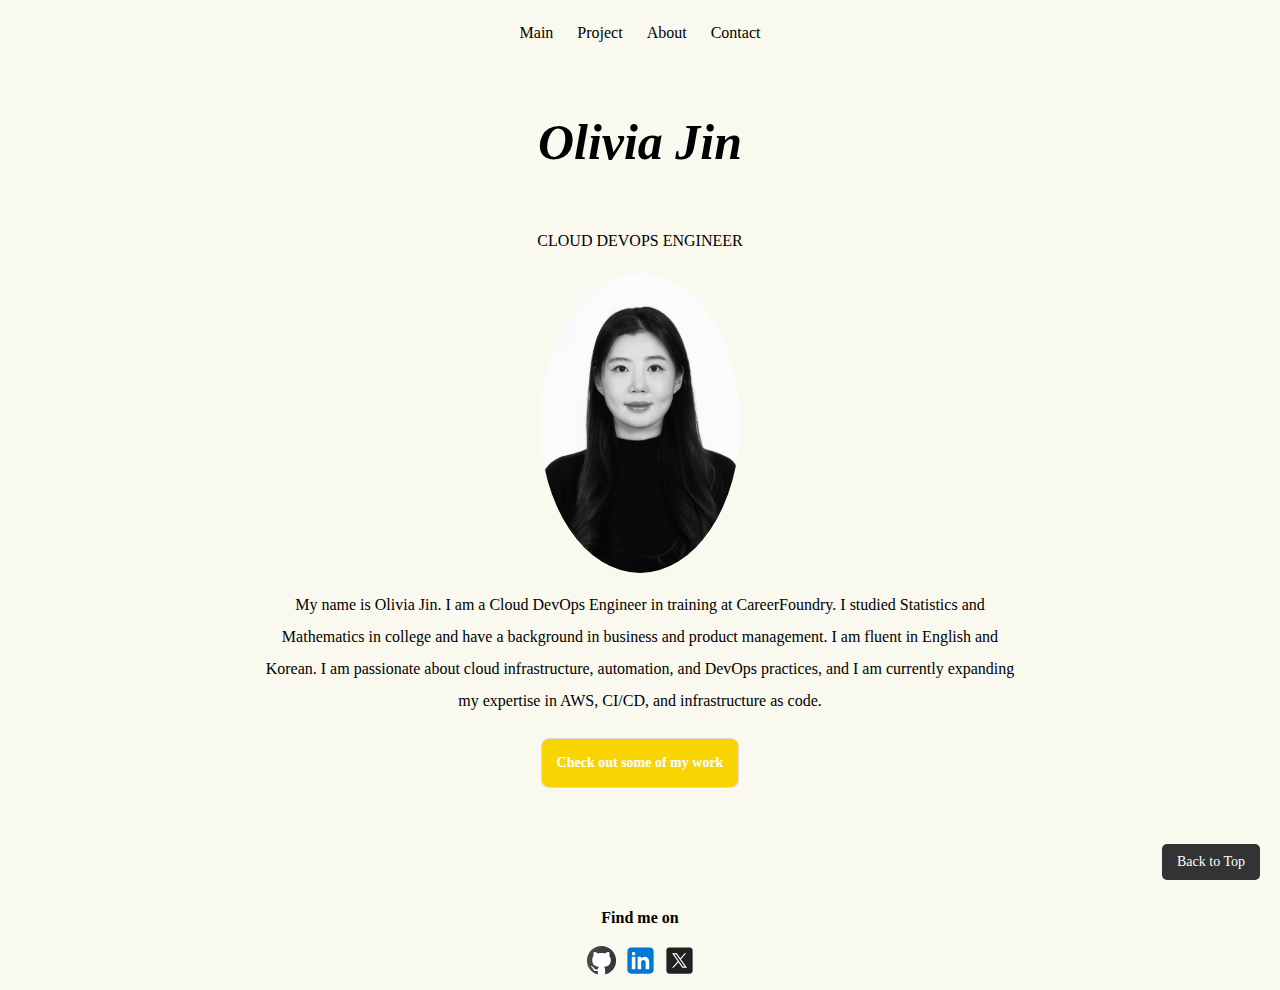
<file: main.html>
<!DOCTYPE html>
<html lang="en">

<head>
    <meta charset="UTF-8">
    <meta name="viewport" content="width=device-width, initial-scale=1.0">
    <title>Main</title>
    <link rel="stylesheet" type="text/css" href="css/main.css">
    <div id="top"></div>
    <ul role="menubar" class="navigation">
        <li role="presentation">
            <a href="main.html" role="menuitem">Main</a>
            <a href="project.html" role="menuitem">Project</a>
            <a href="about.html" role="menuitem">About</a>
            <a href="contact.html" role="menuitem">Contact</a>
        </li>
    </ul>
</head>

<body>

    <main>
        <h1>Olivia Jin</h1>
        <p>CLOUD DEVOPS ENGINEER</p>
        <img src="img/myself.jpg" alt="myself" class="myself">
        <p>My name is Olivia Jin. I am a Cloud DevOps Engineer in training at CareerFoundry. I studied Statistics and
            Mathematics in college and have a background in business and product management. I am fluent in English and
            Korean. I am passionate about cloud infrastructure, automation, and DevOps practices, and I am currently
            expanding my expertise in AWS, CI/CD, and infrastructure as code.
        </p>

        <a href="project.html" role="menuitem" class="mywork">Check out some of my work</a>

    </main>


</body>
<footer>
    <p>Find me on</p>
    <a href="https://github.com/olivias-jin" target="_blank">
        <img src="img/icons8-github.svg" alt="github" class="icon">
    </a>
    <a href="www.linkedin.com/in/oliviasjin" target="_blank">
        <img src="img/icons8-linkedin.svg" alt="github" class="icon">
    </a>
    <a href="https://x.com/jin_olivia95603" target="_blank">
        <img src="img/icons8-x.svg" alt="github" class="icon">
    </a>


    <a href="#top" class="back-to-top">Back to Top</a>
</footer>

</html>
</file>
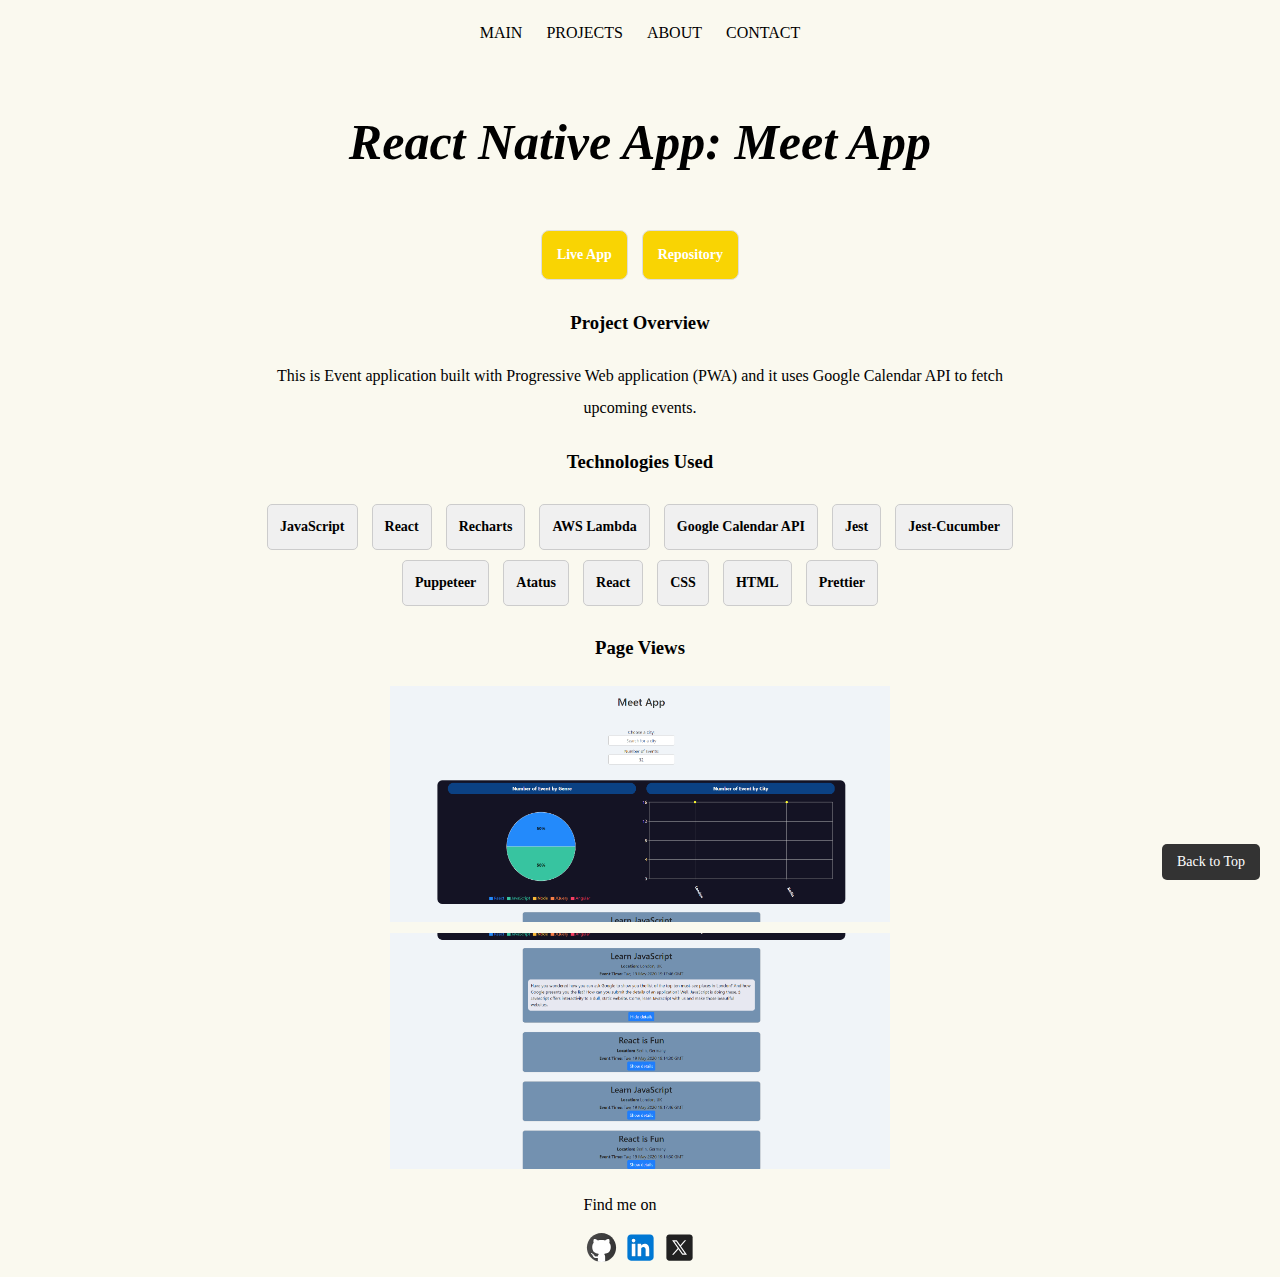
<file: meetapp.html>
<!DOCTYPE html>
<html lang="en">

<head>
    <meta charset="UTF-8">
    <meta name="viewport" content="width=device-width, initial-scale=1.0">
    <title>Meet App</title>
    <link rel="stylesheet" type="text/css" href="css/meetapp.css">
    <div id="top"></div>
    <ul role="menubar" class="navigation">
        <li role="presentation">
            <a href="index.html" role="menuitem">MAIN</a>
            <a href="project.html" role="menuitem">PROJECTS</a>
            <a href="about.html" role="menuitem">ABOUT</a>
            <a href="contact.html" role="menuitem">CONTACT</a>
        </li>
    </ul>
</head>

<body>
    <main>
        <h1>React Native App: Meet App</h1>
        <div class="Link">
            <a href="https://olivias-jin.github.io/meet/" target="_blank" class="link-box">Live App</a>
            <a href="https://github.com/olivias-jin/meet.git" target="_blank" class="link-box">Repository</a>
        </div>

        <div>
            <h3>Project Overview</h3>
            <p>This is Event application built with Progressive Web application (PWA) and it uses Google Calendar
                API to fetch upcoming events.</p>

            <h3>Technologies Used</h3>
            <div class="tech-container">
                <span class="tech-box">JavaScript</span>
                <span class="tech-box">React</span>
                <span class="tech-box">Recharts</span>
                <span class="tech-box">AWS Lambda</span>
                <span class="tech-box">Google Calendar API</span>
                <span class="tech-box">Jest</span>
                <span class="tech-box">Jest-Cucumber</span>
                <span class="tech-box">Puppeteer</span>
                <span class="tech-box">Atatus </span>
                <span class="tech-box">React</span>
                <span class="tech-box">CSS</span>
                <span class="tech-box">HTML</span>
                <span class="tech-box">Prettier</span>
            </div>

            <h3>Page Views</h3>
            <a href="#">
                <img src="img/project/meetapp.png" class="zoom-img">
                <img src="img/project/meetapp1.png" class="zoom-img">
            </a>
        </div>
    </main>
</body>
<footer>
    <p>Find me on</p>
    <a href="https://github.com/olivias-jin" target="_blank">
        <img src="img/icons8-github.svg" alt="github" class="icon">
    </a>
    <a href="https://www.linkedin.com/in/oliviasjin/" target="_blank">
        <img src="img/icons8-linkedin.svg" alt="linkedin" class="icon">
    </a>
    <a href="https://x.com/jin_olivia95603" target="_blank">
        <img src="img/icons8-x.svg" alt="x" class="icon">
    </a>


    <a href="#top" class="back-to-top">Back to Top</a>
</footer>

</html>
</file>
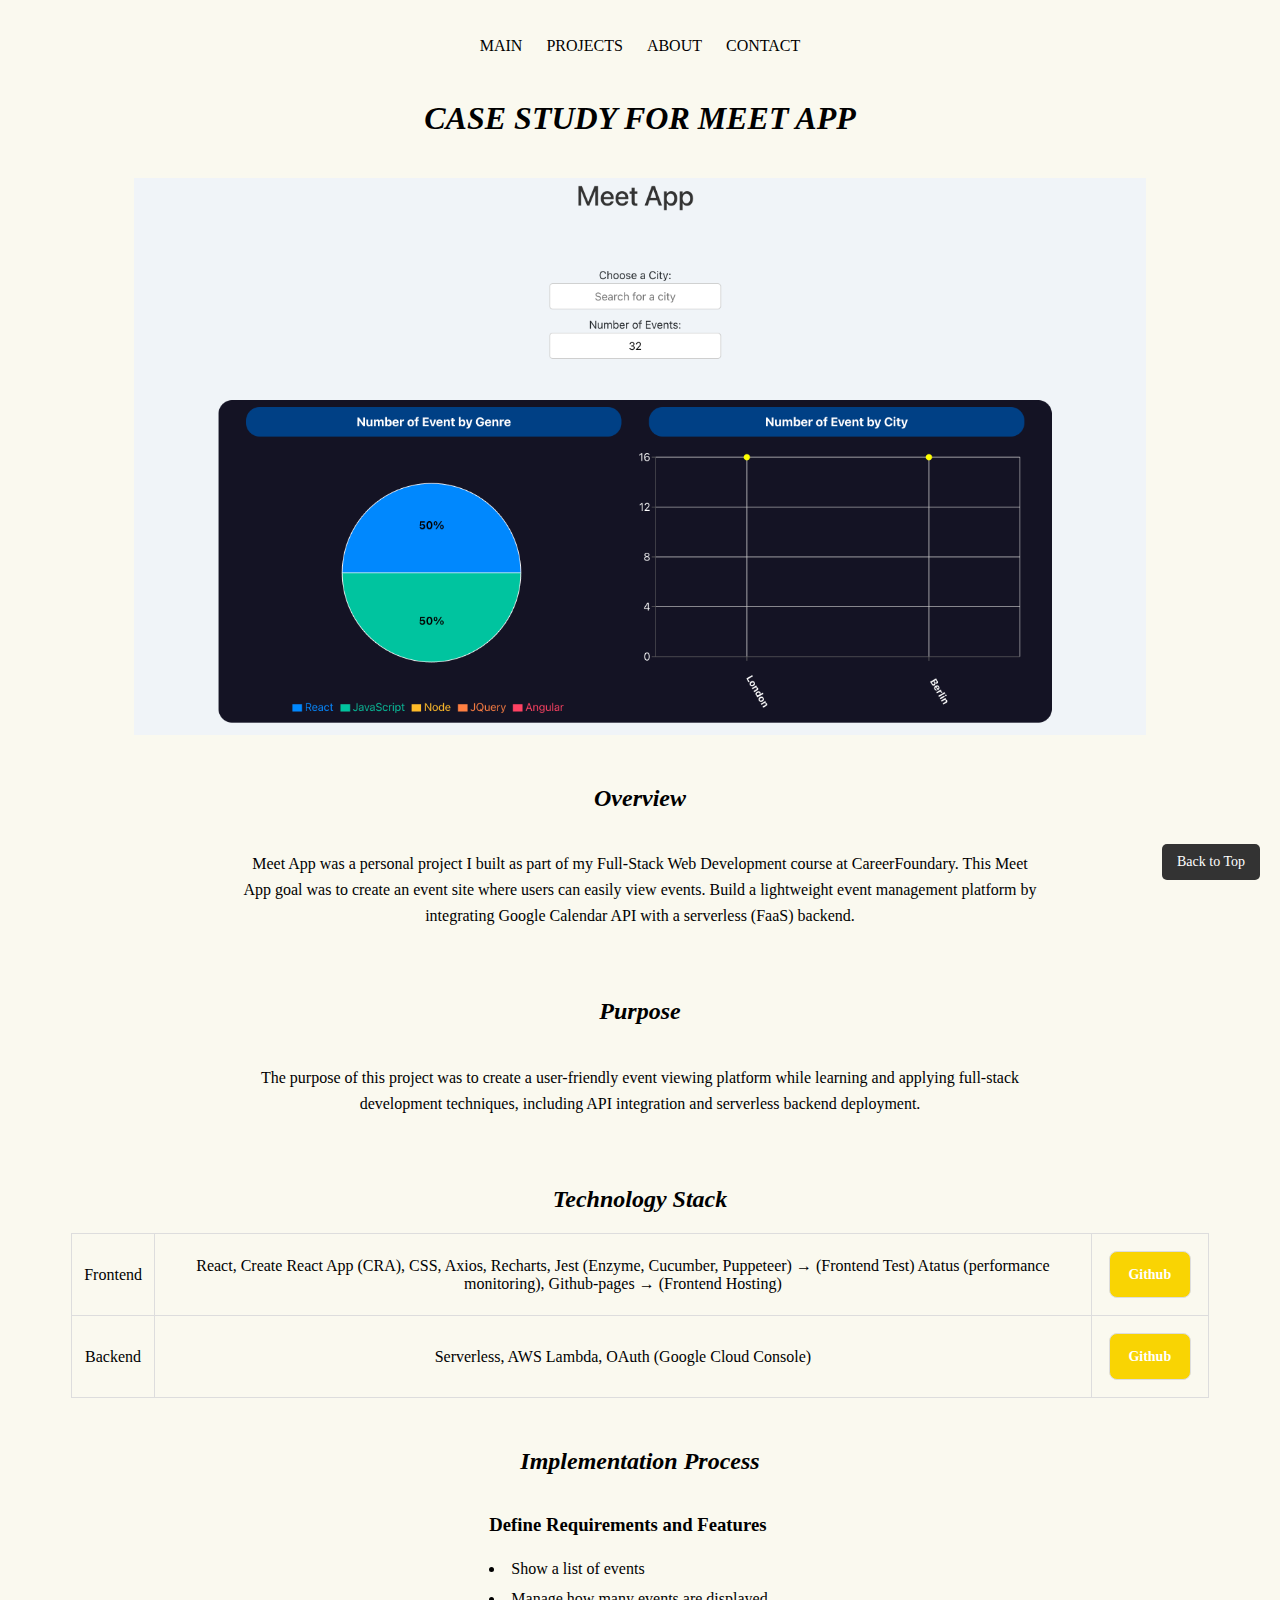
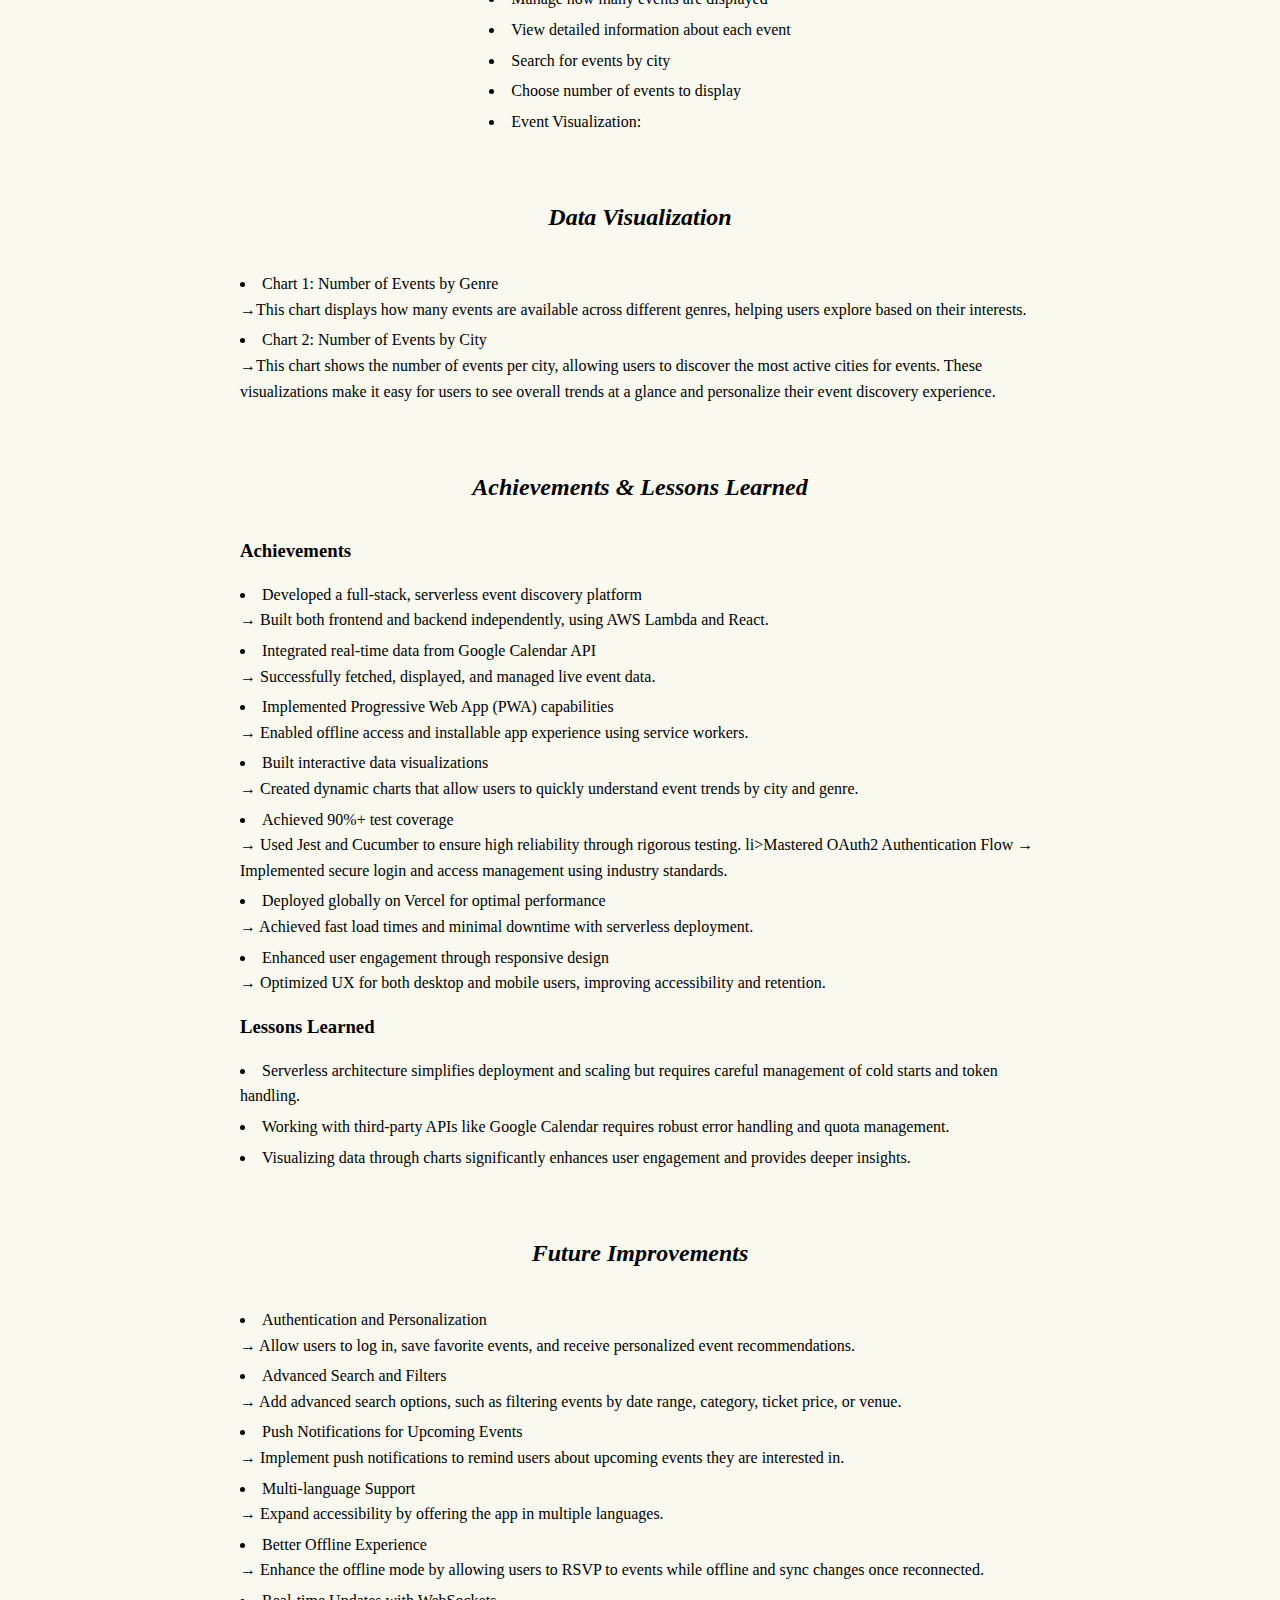
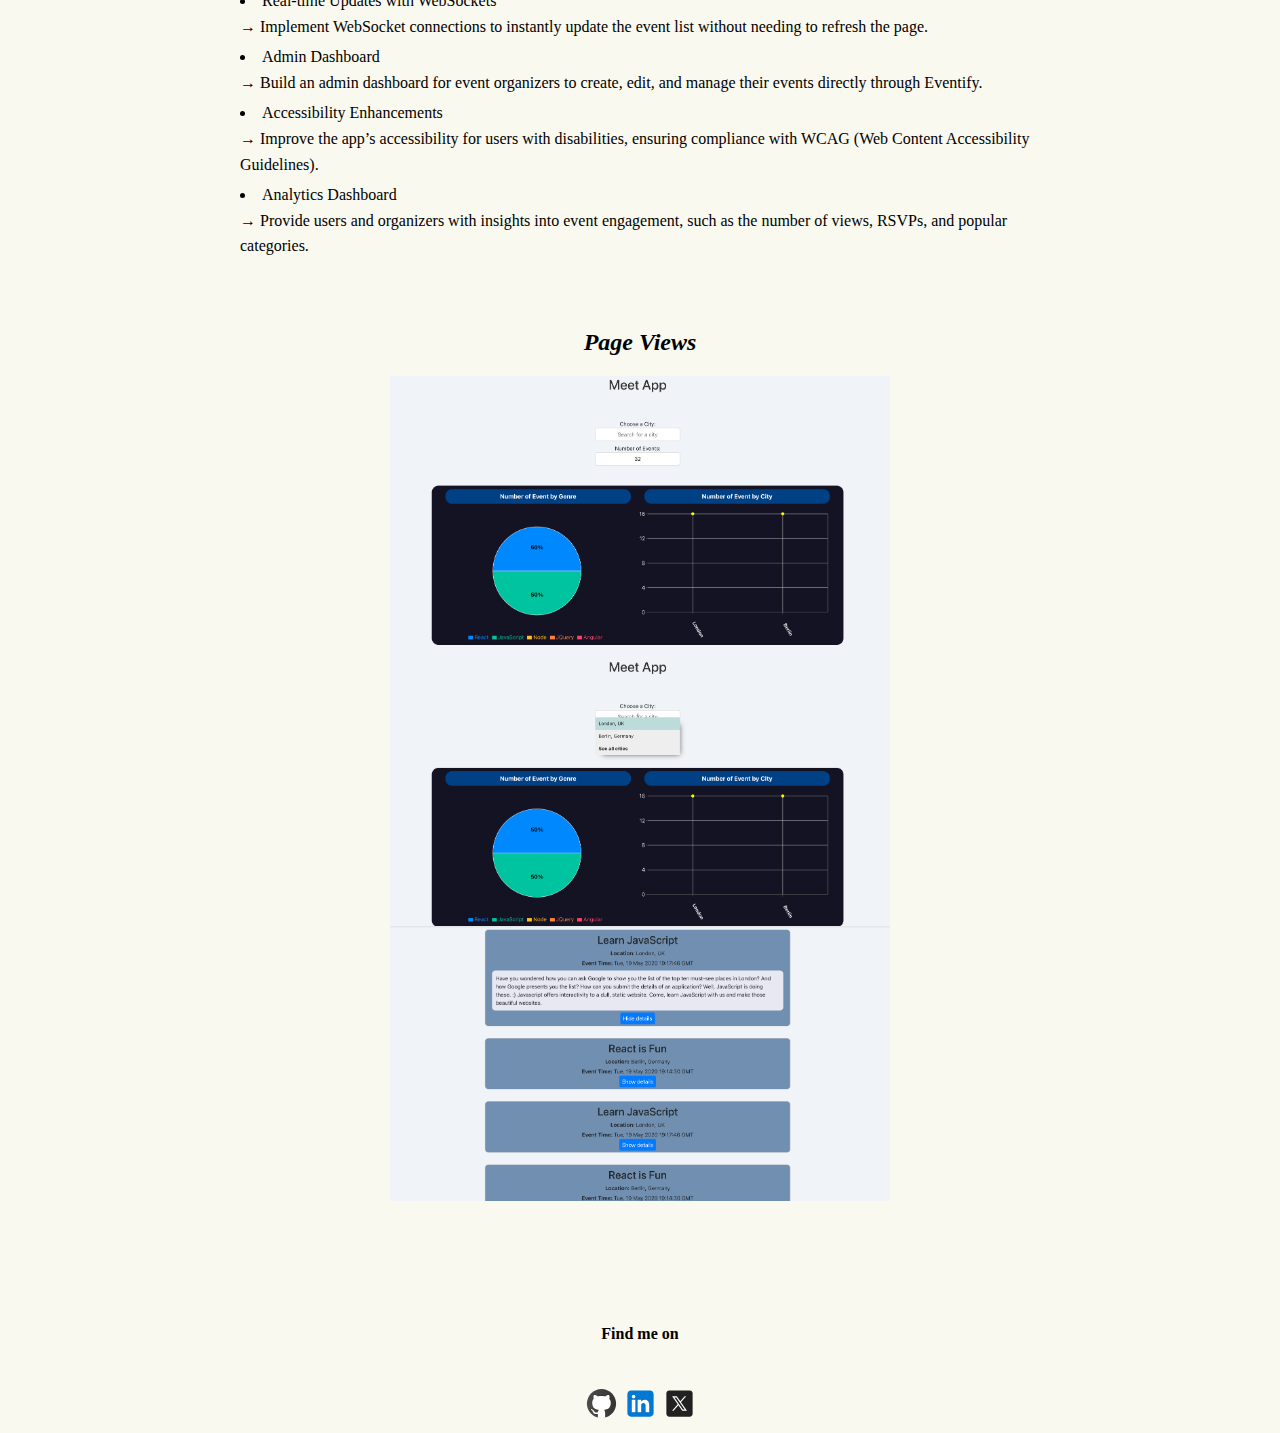
<file: meetapp_case.html>
<!DOCTYPE html>
<html lang="en">

<head>
    <meta charset="UTF-8">
    <meta name="viewport" content="width=device-width, initial-scale=1.0">
    <title>Meet App Case Study</title>
    <link rel="stylesheet" type="text/css" href="css/meetapp_case.css">
    <ul role="menubar" class="navigation">
        <li role="presentation">
            <a href="index.html" role="menuitem">MAIN</a>
            <a href="project.html" role="menuitem">PROJECTS</a>
            <a href="about.html" role="menuitem">ABOUT</a>
            <a href="contact.html" role="menuitem">CONTACT</a>
        </li>
    </ul>
</head>

<body>
    <h1>CASE STUDY FOR MEET APP</h1>
    <img src="img/case study/Meet/Meet1.png">

    <h2>Overview</h2>
    <div class="Overview">
        <p>Meet App was a personal project I built as part of my Full-Stack Web Development course at CareerFoundary. This Meet App goal was to create an event site where users can easily view events. Build a lightweight event management platform by integrating Google Calendar API with a serverless (FaaS) backend.</p>
    </div>

    <h2>Purpose</h2>
<div class="Overview">
    <p>The purpose of this project was to create a user-friendly event viewing platform while learning and applying full-stack development techniques, including API integration and serverless backend deployment.</p>
</div>

    <h2>Technology Stack</h2>
    <div class="talbe-container">
        <table>
            <tbody>
                <tr>
                    <td>Frontend</td>
                    <td>React,
                        Create React App (CRA),
                        CSS,
                        Axios,
                        Recharts,
                        Jest (Enzyme, Cucumber, Puppeteer) → (Frontend Test)
                        Atatus (performance monitoring),
                        Github-pages → (Frontend Hosting)</td>
                    <td><a href="https://github.com/olivias-jin/meet" target="_blank"
                            class="link-box">Github</a>
                    </td>
                </tr>
                <tr>
                    <td>Backend</td>
                    <td>Serverless,
                        AWS Lambda,
                        OAuth (Google Cloud Console)
                    </td>
                    <td>
                        <a href="hhttps://github.com/olivias-jin/meet" target="_blank" class="link-box">Github
                        </a>
                    </td>
                </tr>

                
            </tbody>
        </table>
    </div>

    <h2>Implementation Process</h2>
    <div class="list">
        <h3>Define Requirements and Features</h3>
        <ul>
           <li> Show a list of events</li>
           <li>Manage how many events are displayed</li>
            <li>View detailed information about each event</li>
                <li>Search for events by city</li>
                    <li>Choose number of events to display</li>
                        <li>Event Visualization:</li>
        </ul>
    </div>


<h2> Data Visualization</h2>
<div class="list">
    <ul>
        <li>  Chart 1: Number of Events by Genre
        </li>  →This chart displays how many events are available across different genres, helping users explore based on their interests.
        <li> Chart 2: Number of Events by City
        </li> →This chart shows the number of events per city, allowing users to discover the most active cities for events. These visualizations make it easy for users to see overall trends at a glance and personalize their event discovery experience.
    </ul>
</div>  

    <h2>Achievements & Lessons Learned</h2>
    <div class="list">
        <h3>Achievements</h3>
        <ul>
            <li>Developed a full-stack, serverless event discovery platform</li>
    → Built both frontend and backend independently, using AWS Lambda and React.

    <li>Integrated real-time data from Google Calendar API</li>
    → Successfully fetched, displayed, and managed live event data.

    <li>Implemented Progressive Web App (PWA) capabilities</li>
    → Enabled offline access and installable app experience using service workers.

    <li>Built interactive data visualizations</li>
    → Created dynamic charts that allow users to quickly understand event trends by city and genre.

    <li>Achieved 90%+ test coverage</li>
        → Used Jest and Cucumber to ensure high reliability through rigorous testing.

    li>Mastered OAuth2 Authentication Flow</li>
    → Implemented secure login and access management using industry standards.

    <li>Deployed globally on Vercel for optimal performance</li>
    → Achieved fast load times and minimal downtime with serverless deployment.

    <li>Enhanced user engagement through responsive design</li>
    → Optimized UX for both desktop and mobile users, improving accessibility and retention.
        </ul>


        <h3>Lessons Learned</h3>
        <ul>
            <li>  Serverless architecture simplifies deployment and scaling but requires careful management of cold starts and token handling.</li>
            <li>Working with third-party APIs like Google Calendar requires robust error handling and quota management.</li>
            <li> Visualizing data through charts significantly enhances user engagement and provides deeper insights.</li>
        </ul>
    </div>

    <h2>Future Improvements</h2>
    <div class="list">
    <ul>
        <li>Authentication and Personalization</li>
        →  Allow users to log in, save favorite events, and receive personalized event recommendations.
        
        <li> Advanced Search and Filters</li>
        →  Add advanced search options, such as filtering events by date range, category, ticket price, or venue.
        
        <li> Push Notifications for Upcoming Events</li>
        → Implement push notifications to remind users about upcoming events they are interested in.
        
        <li>Multi-language Support</li>
        →  Expand accessibility by offering the app in multiple languages.
        
        <li>Better Offline Experience</li>
        →  Enhance the offline mode by allowing users to RSVP to events while offline and sync changes once reconnected.
        
        <li>Real-time Updates with WebSockets</li>
        →  Implement WebSocket connections to instantly update the event list without needing to refresh the page.
        
        <li>Admin Dashboard</li>
        →  Build an admin dashboard for event organizers to create, edit, and manage their events directly through Eventify.
        
        <li>Accessibility Enhancements</li>
        → Improve the app’s accessibility for users with disabilities, ensuring compliance with WCAG (Web Content Accessibility Guidelines).
        
        <li> Analytics Dashboard</li>
        →  Provide users and organizers with insights into event engagement, such as the number of views, RSVPs, and popular categories.</ul>

</div>
    <h2>Page Views</h2>
    <a href="#">
         <img src="img/case study/Meet/Meet1.png" class="zoom-img">
         <img src="img/case study/Meet/Meet2.png" class="zoom-img">
        <img src="img/case study/Meet/Meet3.png" class="zoom-img">

 
    </a>
</body>

<footer>
    <p>Find me on</p>
    <a href="https://github.com/olivias-jin" target="_blank">
        <img src="img/icons8-github.svg" alt="github" class="icon">
    </a>
    <a href="https://www.linkedin.com/in/oliviasjin/" target="_blank">
        <img src="img/icons8-linkedin.svg" alt="linkedin" class="icon">
    </a>
    <a href="https://x.com/jin_olivia95603" target="_blank">
        <img src="img/icons8-x.svg" alt="x" class="icon">
    </a>


    <a href="#top" class="back-to-top">Back to Top</a>
</footer>

</html>
</file>
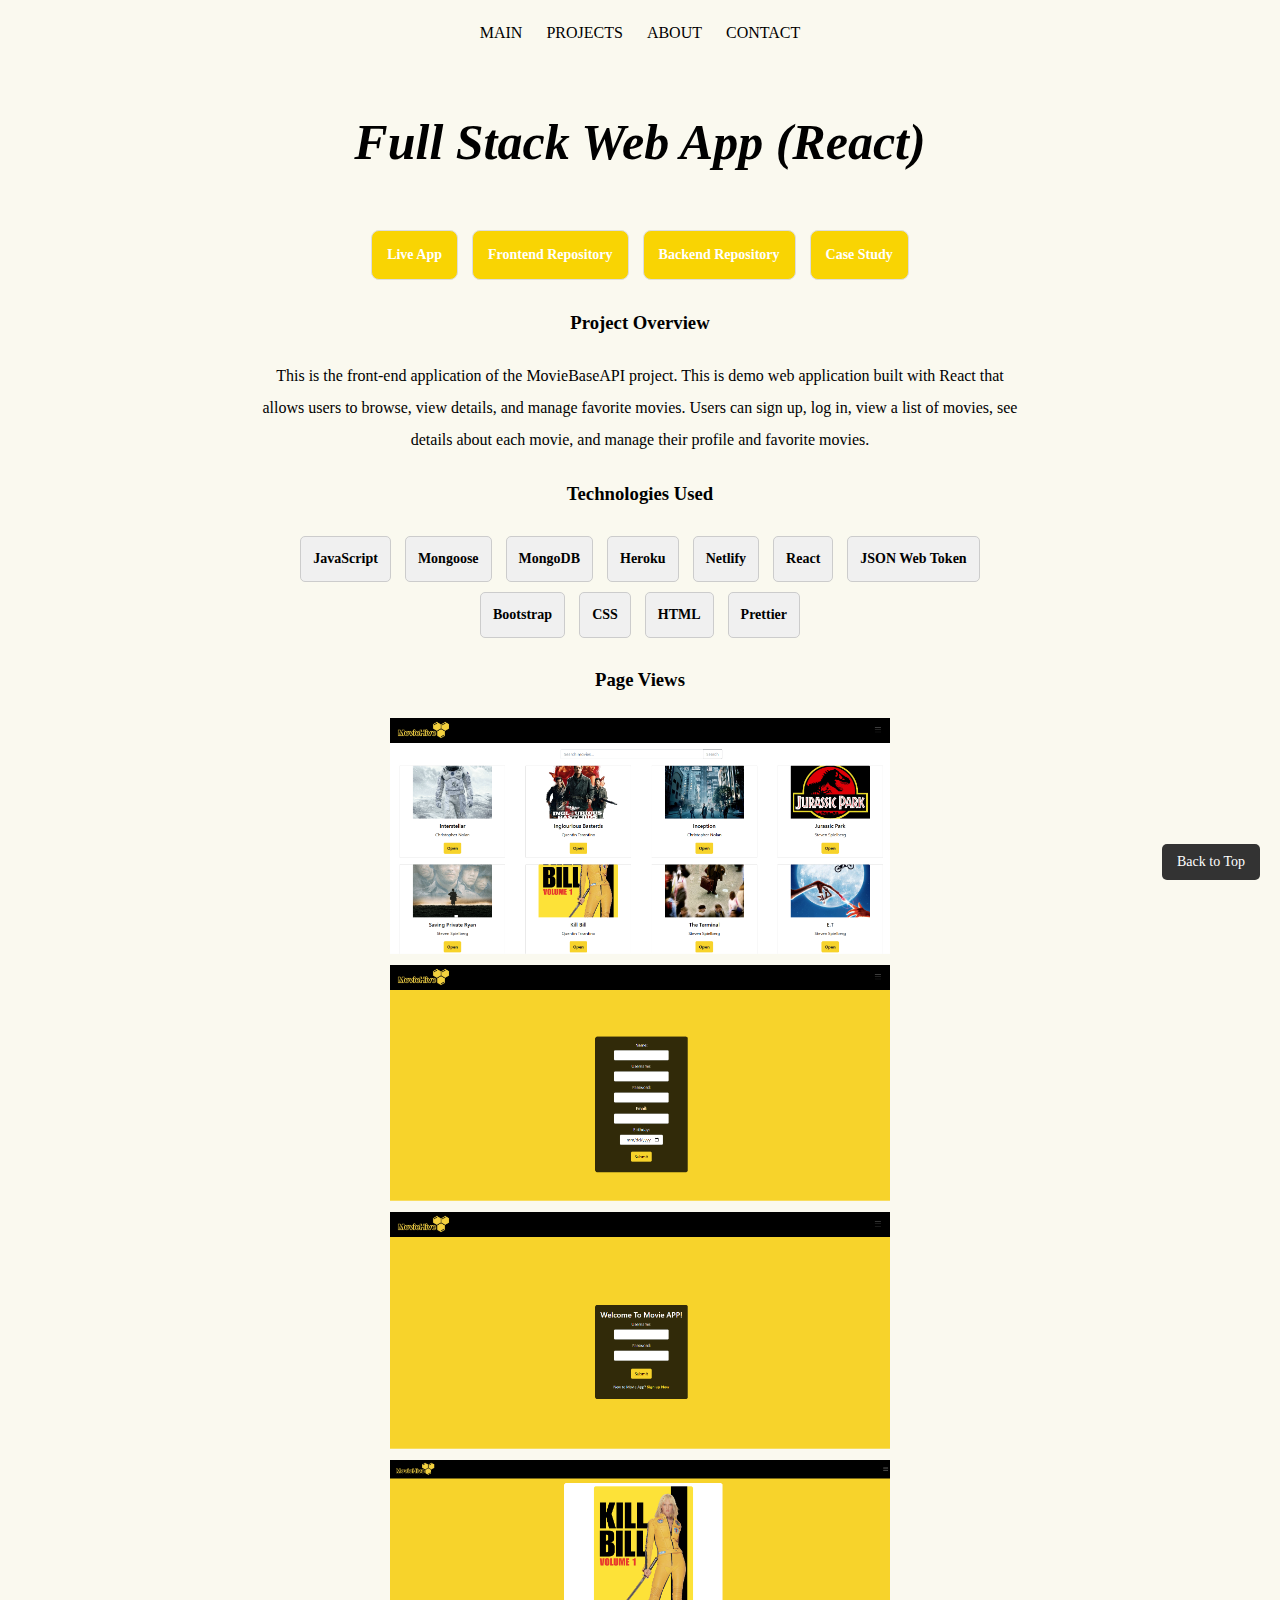
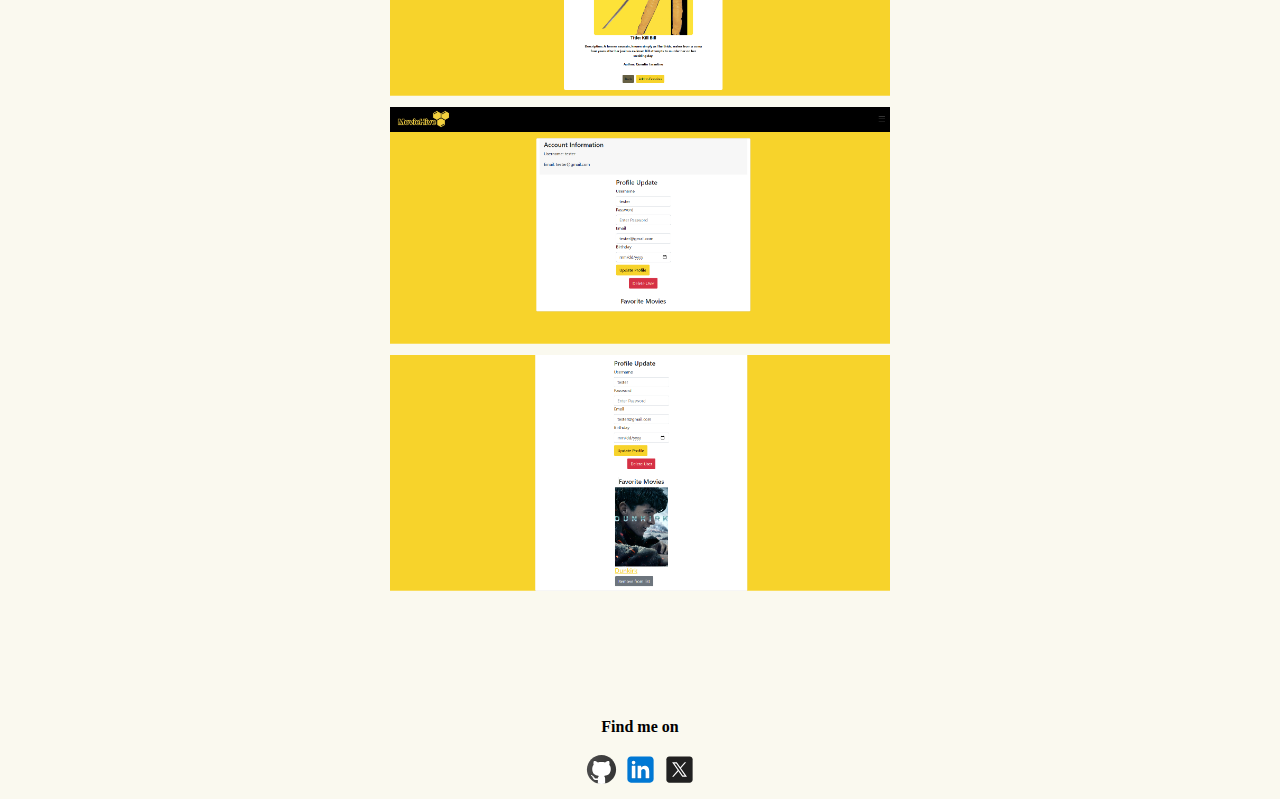
<file: moviehive.html>
<!DOCTYPE html>
<html lang="en">

<head>
    <meta charset="UTF-8">
    <meta name="viewport" content="width=device-width, initial-scale=1.0">
    <title>MovieHive</title>
    <link rel="stylesheet" type="text/css" href="css/moviehive.css">
    <div id="top"></div>
    <ul role="menubar" class="navigation">
        <li role="presentation">
            <a href="index.html" role="menuitem">MAIN</a>
            <a href="project.html" role="menuitem">PROJECTS</a>
            <a href="about.html" role="menuitem">ABOUT</a>
            <a href="contact.html" role="menuitem">CONTACT</a>
        </li>
    </ul>
</head>

<body>
    <main>
        <h1>Full Stack Web App (React)</h1>
        <div class="Link">
            <a href="https://myflix-movies-oj.netlify.app/" target="_blank" class="link-box">Live App</a>
            <a href="https://github.com/olivias-jin/myFlix-client.git" target="_blank" class="link-box">Frontend
                Repository</a>
            <a href="https://github.com/olivias-jin/movie_api.git" target="_blank" class="link-box">Backend
                Repository</a>
            <a href="moviehive_case.html" role="menuitem" class="link-box">Case Study</a>
        </div>

        <div>
            <h3>Project Overview</h3>
            <p>This is the front-end application of the MovieBaseAPI project. This is demo web application built
                with React that allows users to browse, view details, and manage favorite movies. Users can sign up,
                log in, view a list of movies, see details about each movie, and manage their profile and favorite
                movies.</p>



            <h3>Technologies Used</h3>
            <div class="tech-container">
                <span class="tech-box">JavaScript</span>
                <span class="tech-box">Mongoose</span>
                <span class="tech-box">MongoDB</span>
                <span class="tech-box">Heroku</span>
                <span class="tech-box">Netlify</span>
                <span class="tech-box">React</span>
                <span class="tech-box">JSON Web Token</span>
                <span class="tech-box">Bootstrap</span>
                <span class="tech-box">CSS</span>
                <span class="tech-box">HTML</span>
                <span class="tech-box">Prettier</span>
            </div>

            <h3>Page Views</h3>
            <a href="#">
                <img src="img/project/moviehive.png" class="zoom-img">

                <img src="img/project/moviehive4.png" class="zoom-img">
                <img src="img/project/moviehive3.png" class="zoom-img">
                <img src="img/project/moviehive5.png" class="zoom-img">
                <img src="img/project/moviehive2.png" class="zoom-img">
                <img src="img/project/moviehive1.png" class="zoom-img">
            </a>
        </div>
    </main>
</body>
<footer>
    <p>Find me on</p>
    <a href="https://github.com/olivias-jin" target="_blank">
        <img src="img/icons8-github.svg" alt="github" class="icon">
    </a>
    <a href="https://www.linkedin.com/in/oliviasjin/" target="_blank">
        <img src="img/icons8-linkedin.svg" alt="linkedin" class="icon">
    </a>
    <a href="https://x.com/jin_olivia95603" target="_blank">
        <img src="img/icons8-x.svg" alt="x" class="icon">
    </a>


    <a href="#top" class="back-to-top">Back to Top</a>
</footer>

</html>
</file>
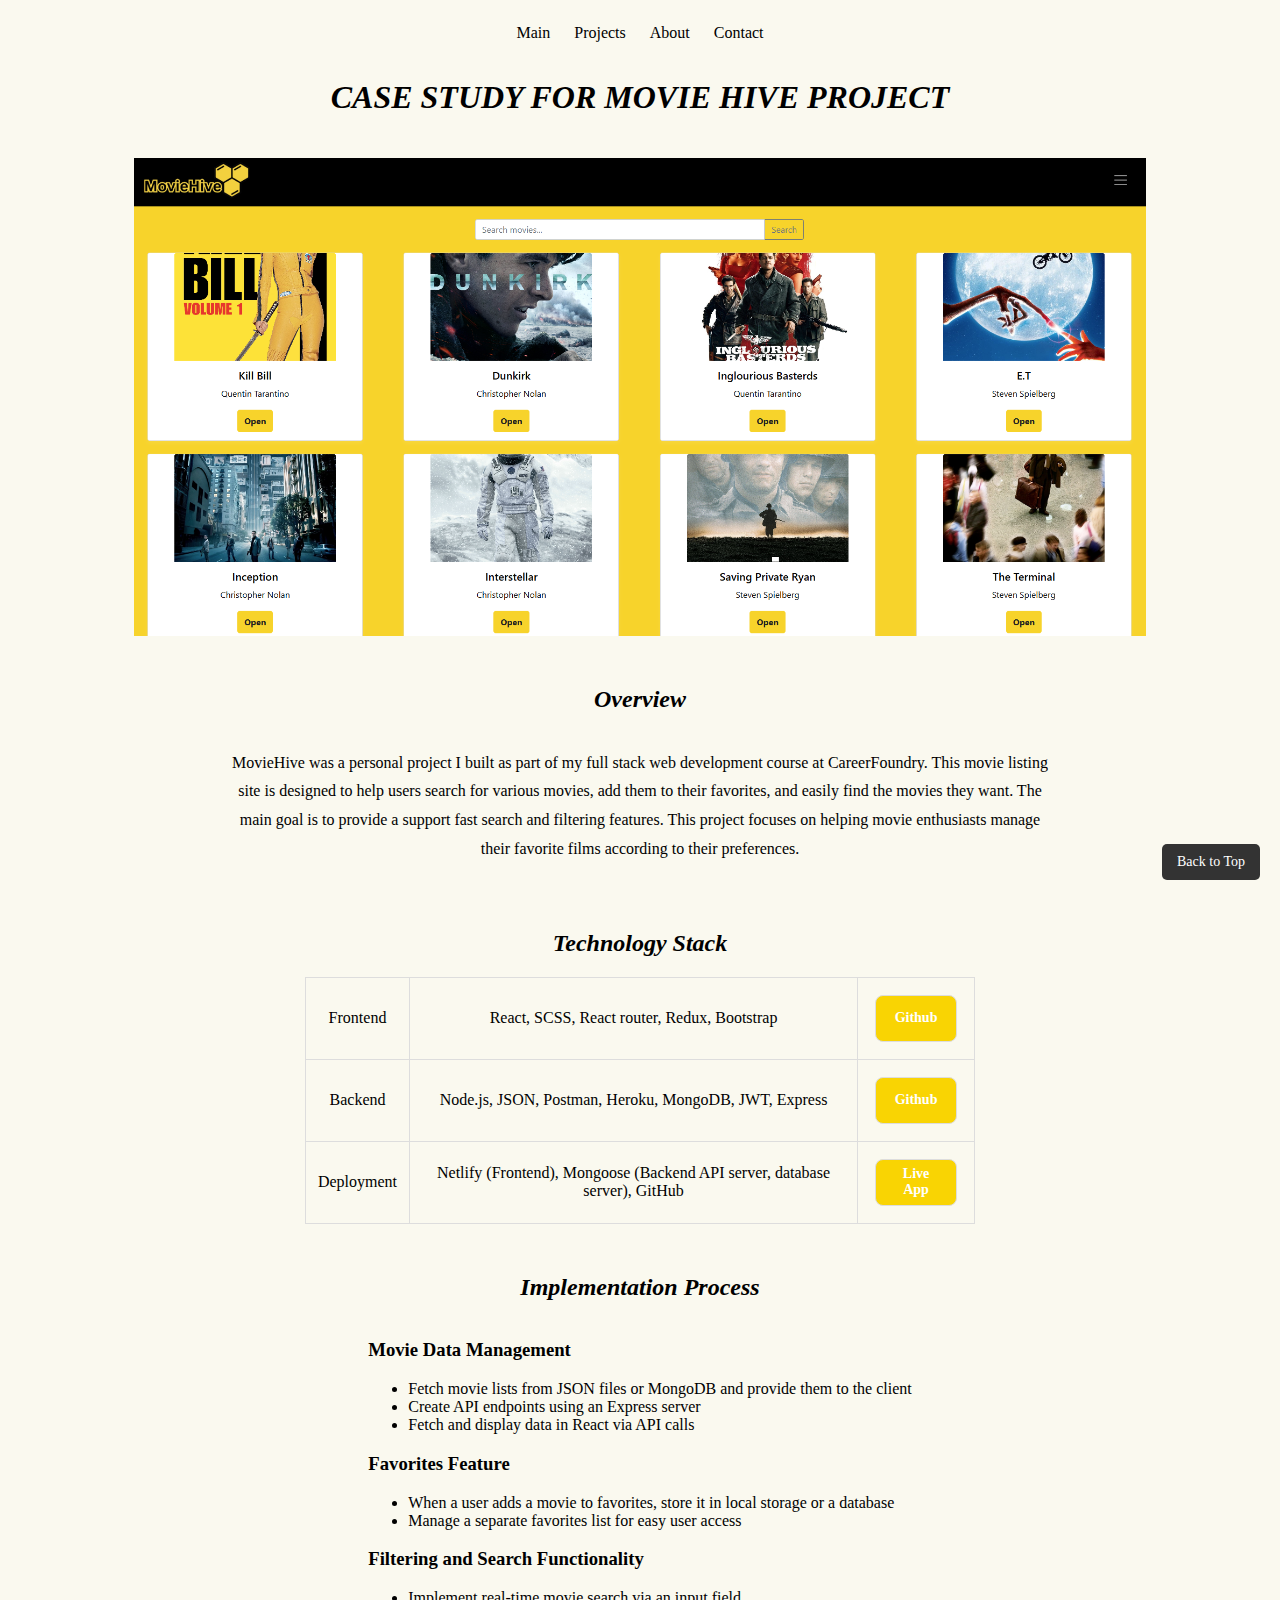
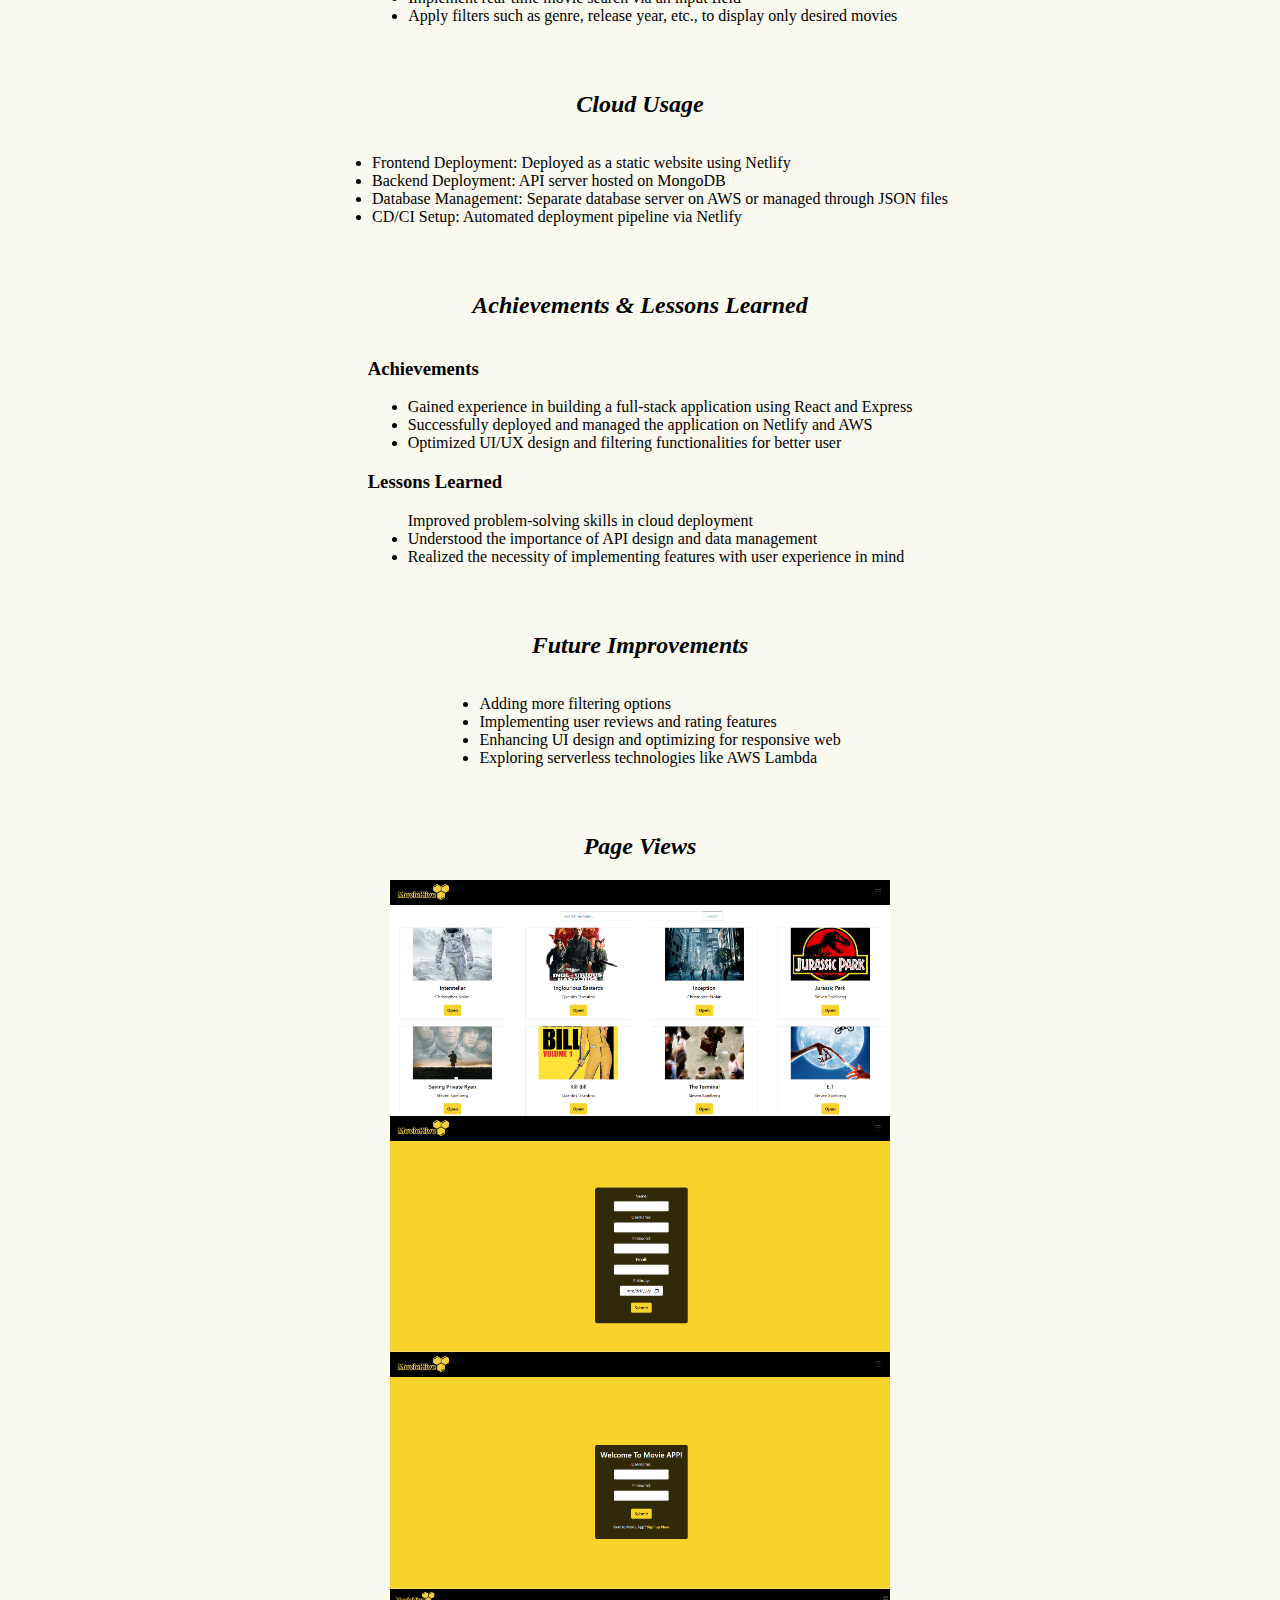
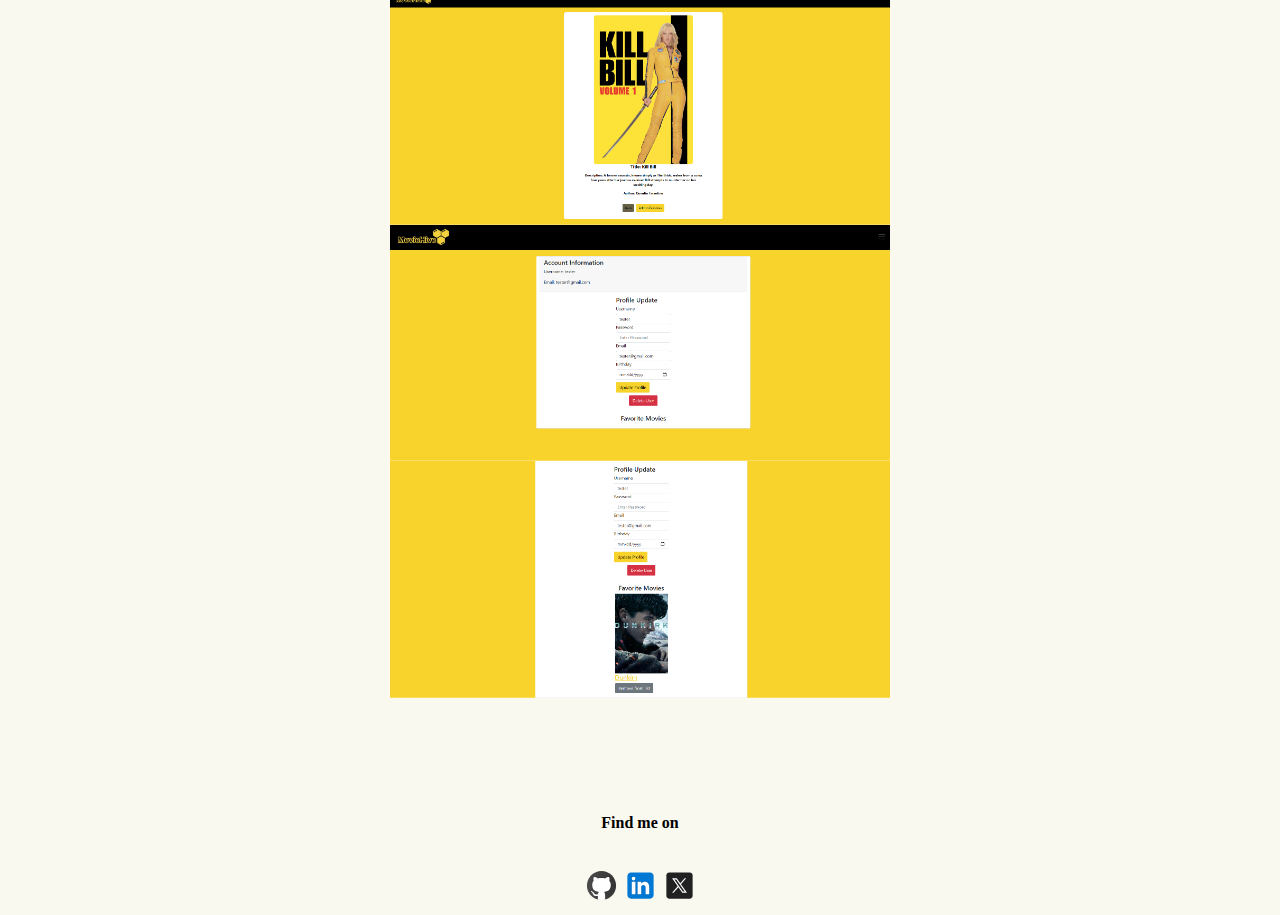
<file: moviehive_case.html>
<!DOCTYPE html>
<html lang="en">

<head>
    <meta charset="UTF-8">
    <meta name="viewport" content="width=device-width, initial-scale=1.0">
    <title>Movie Hive Case Study</title>
    <link rel="stylesheet" type="text/css" href="css/moviehive_case.css">
    <ul role="menubar" class="navigation">
        <li role="presentation">
            <a href="index.html" role="menuitem">Main</a>
            <a href="project.html" role="menuitem">Projects</a>
            <a href="about.html" role="menuitem">About</a>
            <a href="contact.html" role="menuitem">Contact</a>
        </li>
    </ul>
</head>

<body>
    <h1>CASE STUDY FOR MOVIE HIVE PROJECT</h1>
    <img src="img/case study/moviehive/moviehive.png">

    <h2>Overview</h2>
    <div class="Overview">
        <p>MovieHive was a personal project I built as part of my full stack web development course at CareerFoundry.
            This movie listing site is designed to help users search for various movies, add them to their favorites,
            and
            easily find the movies they want.
            The main goal is to provide a support fast search and filtering features.
            This project focuses on helping movie enthusiasts manage their favorite films according to their
            preferences.
        </p>
    </div>


    <h2>Technology Stack</h2>
    <div class="talbe-container">
        <table>
            <tbody>
                <tr>
                    <td>Frontend</td>
                    <td>React, SCSS, React router, Redux, Bootstrap</td>
                    <td><a href="https://github.com/olivias-jin/myFlix-client.git" target="_blank"
                            class="link-box">Github</a>
                    </td>
                </tr>
                <tr>
                    <td>Backend</td>
                    <td>Node.js, JSON, Postman, Heroku, MongoDB, JWT, Express</td>
                    <td>
                        <a href="https://github.com/olivias-jin/movie_api.git" target="_blank" class="link-box">Github
                        </a>
                    </td>
                </tr>

                <tr>
                    <td>Deployment</td>
                    <td>Netlify (Frontend), Mongoose (Backend API server, database server), GitHub</td>
                    <td> <a href="https://myflix-movies-oj.netlify.app/" target="_blank" class="link-box">Live App</a>
                    </td>
                </tr>
            </tbody>
        </table>
    </div>

    <h2>Implementation Process</h2>
    <div class="list">

        <h3>Movie Data Management</h3>

        <ul>
            <li>Fetch movie lists from JSON files or MongoDB and provide them to the client</li>
            <li>Create API endpoints using an Express server</li>
            <li>Fetch and display data in React via API calls</li>
        </ul>


        <h3>Favorites Feature</h3>
        <ul>
            <li> When a user adds a movie to favorites, store it in local storage or a database</li>

            <li>Manage a separate favorites list for easy user access
            </li>
        </ul>

        <h3>Filtering and Search Functionality</h3>
        <ul>
            <li>Implement real-time movie search via an input field</li>
            <li>Apply filters such as genre, release year, etc., to display only desired movies
            </li>
        </ul>

    </div>

    <h2>Cloud Usage</h2>
    <ul>
        <li>Frontend Deployment: Deployed as a static website using Netlify</li>
        <li>Backend Deployment: API server hosted on MongoDB</li>
        <li>Database Management: Separate database server on AWS or managed through JSON files</li>
        <li>CD/CI Setup: Automated deployment pipeline via Netlify</li>
    </ul>


    <h2>Achievements & Lessons Learned</h2>
    <div class="list">
        <h3>Achievements</h3>
        <ul>
            <li>Gained experience in building a full-stack application using React and Express</li>

            <li>Successfully deployed and managed the application on Netlify and AWS</li>

            <li>Optimized UI/UX design and filtering functionalities for better user</li>
        </ul>


        <h3>Lessons Learned</h3>
        <ul>
            <l1>Improved problem-solving skills in cloud deployment</l1>
            <li>Understood the importance of API design and data management</li>
            <li>Realized the necessity of implementing features with user experience in mind</li>
        </ul>
    </div>

    <h2>Future Improvements</h2>
    <ul>
        <li>Adding more filtering options
        <li>Implementing user reviews and rating features</li>
        <li>Enhancing UI design and optimizing for responsive web</li>
        <li>Exploring serverless technologies like AWS Lambda</li>
    </ul>


    <h2>Page Views</h2>
    <a href="#">
        <img src="img/project/moviehive.png" class="zoom-img">
        <img src="img/project/moviehive4.png" class="zoom-img">
        <img src="img/project/moviehive3.png" class="zoom-img">
        <img src="img/project/moviehive5.png" class="zoom-img">
        <img src="img/project/moviehive2.png" class="zoom-img">
        <img src="img/project/moviehive1.png" class="zoom-img">
    </a>
</body>

<footer>
    <p>Find me on</p>
    <a href="https://github.com/olivias-jin" target="_blank">
        <img src="img/icons8-github.svg" alt="github" class="icon">
    </a>
    <a href="https://www.linkedin.com/in/oliviasjin/" target="_blank">
        <img src="img/icons8-linkedin.svg" alt="linkedin" class="icon">
    </a>
    <a href="https://x.com/jin_olivia95603" target="_blank">
        <img src="img/icons8-x.svg" alt="x" class="icon">
    </a>


    <a href="#top" class="back-to-top">Back to Top</a>
</footer>

</html>
</file>
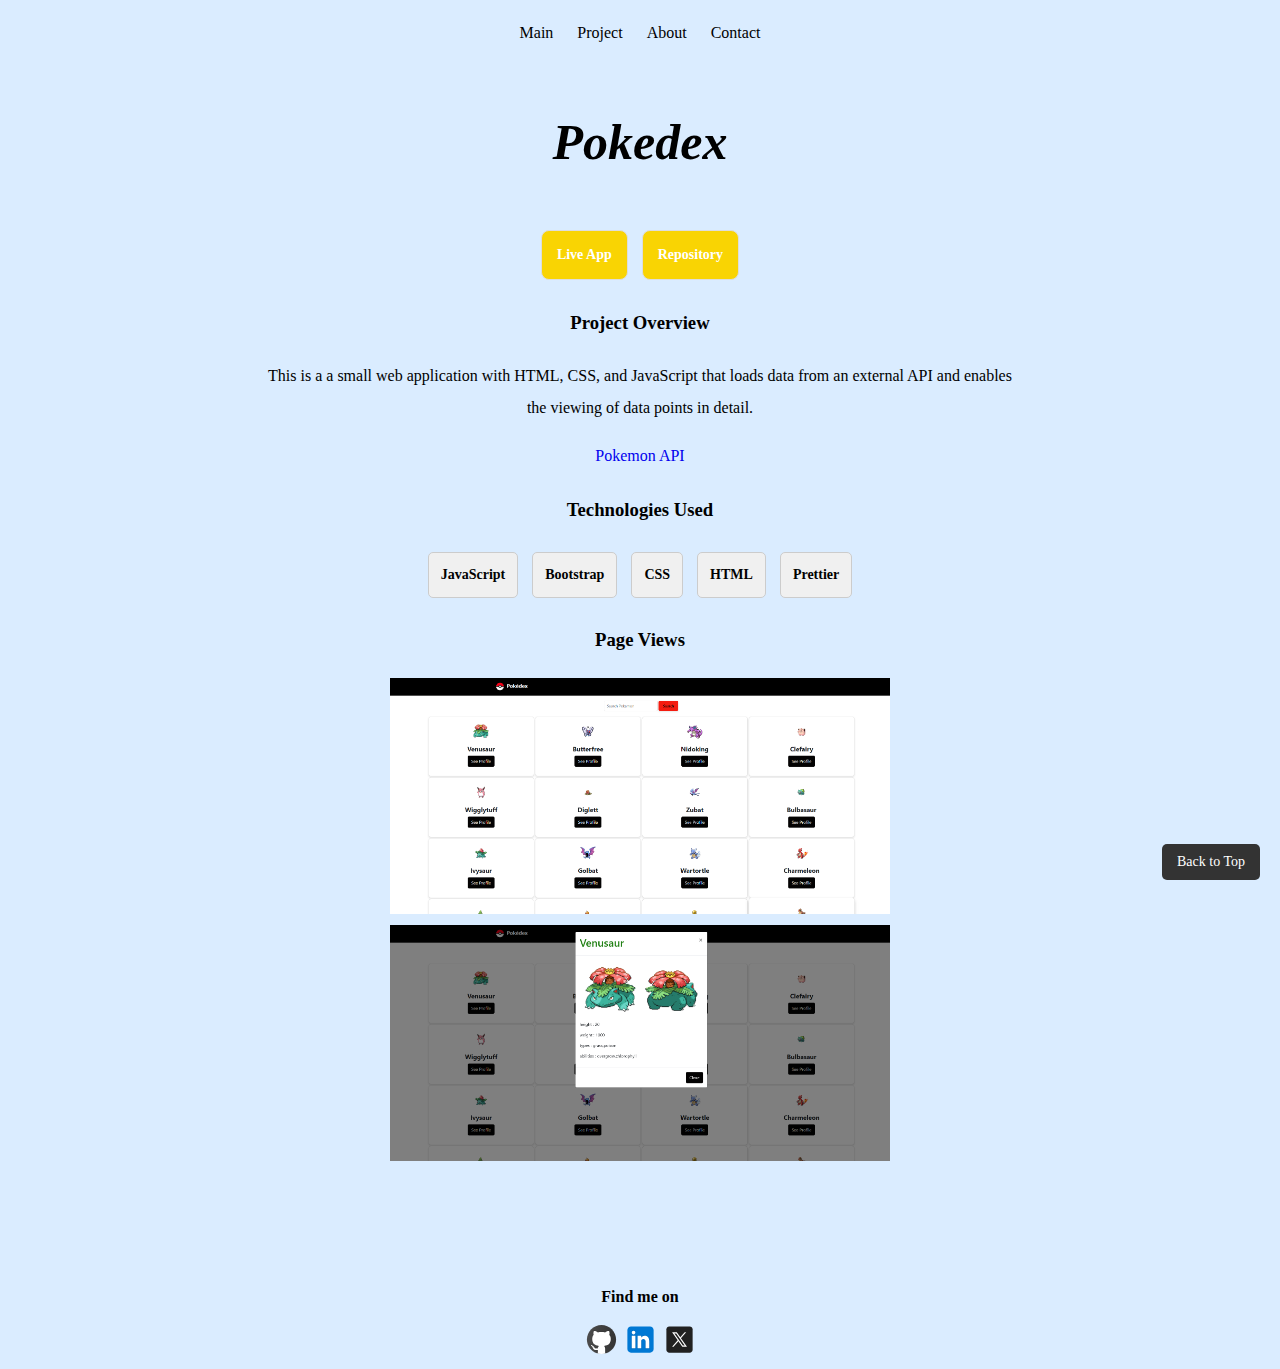
<file: pokedex.html>
<!-- project1_detail.html -->
<!DOCTYPE html>
<html lang="en">

<head>
    <meta charset="UTF-8">
    <meta name="viewport" content="width=device-width, initial-scale=1.0">
    <title>Pokedex</title>
    <link rel="stylesheet" href="css/pokedex.css">
    <div id="top"></div>
    <ul role="menubar" class="navigation">
        <li role="presentation">
            <a href="main.html" role="menuitem">Main</a>
            <a href="project.html" role="menuitem">Project</a>
            <a href="about.html" role="menuitem">About</a>
            <a href="contact.html" role="menuitem">Contact</a>
        </li>
    </ul>
</head>

<body>
    <main>
        <h1>Pokedex</h1>
        <div class="Link">
            <a href="https://oliviasjin-pokemon.netlify.app/" target="_blank" class="link-box">Live App</a>
            <a href="https://github.com/olivias-jin/pokemonRepository.git" target="_blank"
                class="link-box">Repository</a>
        </div>

        <div>
            <h3>Project Overview</h3>
            <p>This is a a small web application with HTML, CSS, and JavaScript that loads data from an external API and
                enables the viewing of data points in detail.</p>

            <a href=" https://pokeapi.co/docs/v2" target="_blank">Pokemon API</a>


            <h3>Technologies Used</h3>
            <div class="tech-container">
                <span class="tech-box">JavaScript</span>
                <span class="tech-box">Bootstrap</span>
                <span class="tech-box">CSS</span>
                <span class="tech-box">HTML</span>
                <span class="tech-box">Prettier</span>
            </div>

            <h3>Page Views</h3>
            <a href="#">
                <img src="img/project/pokedex.png" class="zoom-img">
                <img src="img/project/pokedex1.png" class="zoom-img">
            </a>
        </div>
    </main>
</body>
<footer>
    <p>Find me on</p>
    <a href="https://github.com/olivias-jin" target="_blank">
        <img src="img/icons8-github.svg" alt="github" class="icon">
    </a>
    <a href="www.linkedin.com/in/oliviasjin" target="_blank">
        <img src="img/icons8-linkedin.svg" alt="github" class="icon">
    </a>
    <a href="https://x.com/jin_olivia95603" target="_blank">
        <img src="img/icons8-x.svg" alt="github" class="icon">
    </a>


    <a href="#top" class="back-to-top">Back to Top</a>
</footer>

</html>
</file>
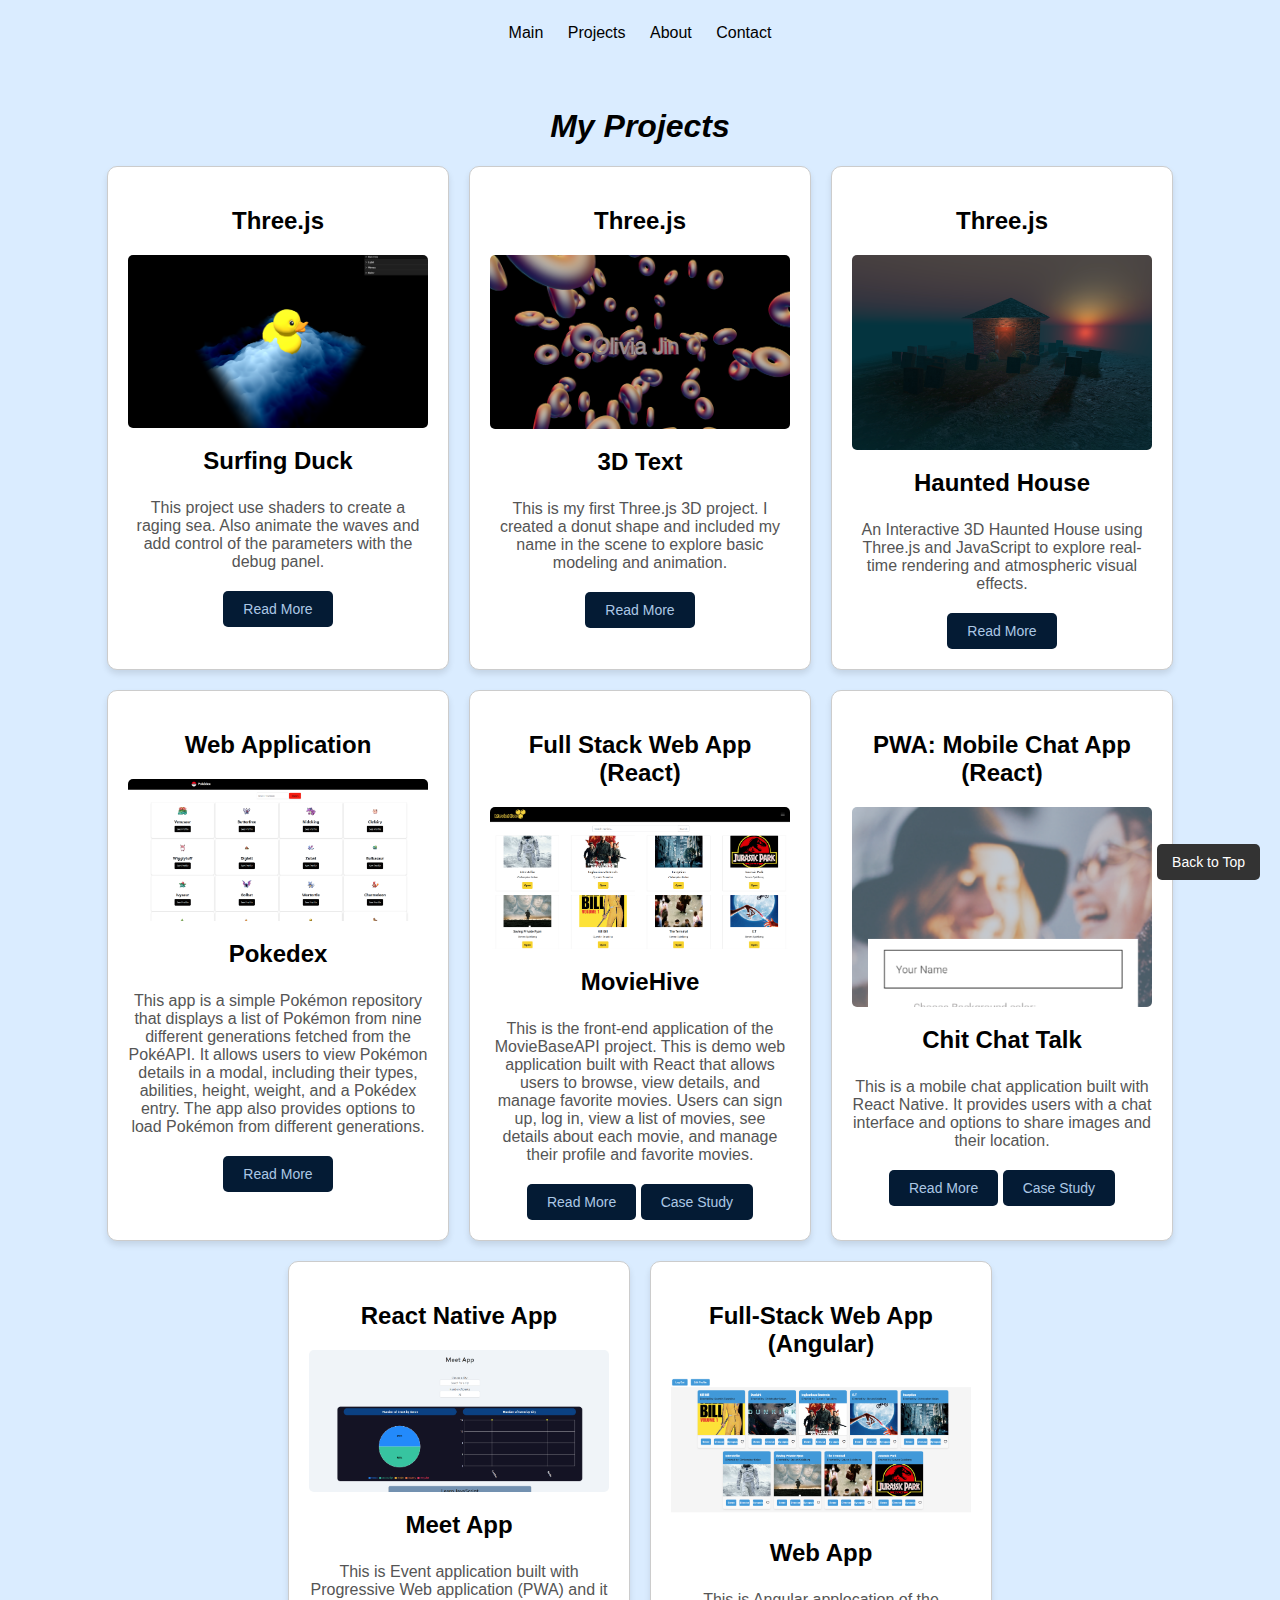
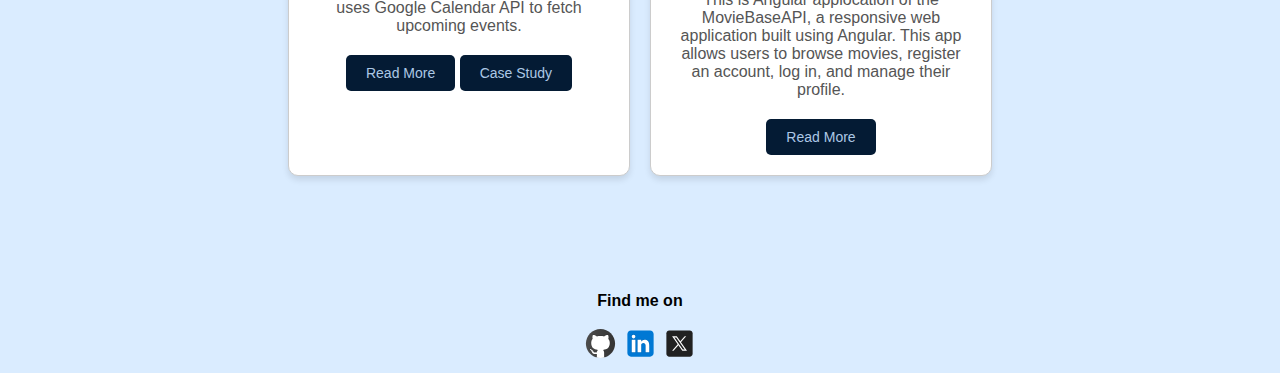
<file: project.html>
<!DOCTYPE html>
<html lang="en">

<head>
    <meta charset="UTF-8">
    <meta name="viewport" content="width=device-width, initial-scale=1.0">
    <title>Project</title>
    <link rel="stylesheet" type="text/css" href="css/project.css">
    <div id="top"></div>
    <ul role="menubar" class="navigation">
        <li role="presentation">
            <a href="index.html" role="menuitem">Main</a>
            <a href="project.html" role="menuitem">Projects</a>
            <a href="about.html" role="menuitem">About</a>
            <a href="contact.html" role="menuitem">Contact</a>
        </li>
    </ul>
</head>

<body>
    <main>
        <h1>My Projects</h1>
        <div class="project-card-container">
            <div class="project-card">
                <h2>Three.js</h2>
                <img src="img/project/surfing.png" alt="Surfing_Duck">
                <h3>Surfing Duck</h3>
                <p>This project use shaders to create a raging sea. Also animate the waves and add control of the parameters with the debug panel.</p>
                <button class="btn">Read More</button>
            </div>

            <div class="project-card">
                <h2>Three.js</h2>
                <img src="img/project/3d_text.png" alt="3d_Text">
                <h3>3D Text</h3>
                <p>This is my first Three.js 3D project. I created a donut shape and included my name in the scene to explore basic modeling and animation.</p>
                <button class="btn">Read More</button>
            </div>

            <div class="project-card">
                <h2>Three.js</h2>
                <img src="img/project/hauntedhouse1.png" alt="Haunted House">
                <h3>Haunted House</h3>
                <p>An Interactive 3D Haunted House using Three.js and JavaScript to explore real-time rendering and atmospheric visual effects. </p>
                <button class="btn">Read More</button>
            </div>


            <div class="project-card">
                <h2>Web Application</h2>
                <img src="img/project/pokedex.png" alt="Pokedex">
                <h3>Pokedex</h3>
                <p>This app is a simple Pokémon repository that displays a list of Pokémon from nine different
                    generations fetched from the PokéAPI. It allows users to view Pokémon details in a modal, including
                    their types, abilities, height, weight, and a Pokédex entry. The app also provides options to load
                    Pokémon from different generations.</p>
                <button class="btn">Read More</button>


            </div>

            <div class="project-card">
                <h2>Full Stack Web App (React)</h2>
                <img src="img/project/moviehive.png" alt="moviehive">
                <h3>MovieHive</h3>
                <p>This is the front-end application of the MovieBaseAPI project. This is demo web application built
                    with React that allows users to browse, view details, and manage favorite movies. Users can sign up,
                    log in, view a list of movies, see details about each movie, and manage their profile and favorite
                    movies.
                </p>
                <button class="btn">Read More</button>
                <a href="moviehive_case.html" role="menuitem" class="button">Case Study</a>

            </div>

            <div class="project-card">
                <h2>PWA: Mobile Chat App (React)</h2>
                <img src="img/project/chat.png" alt="ChatApp">
                <h3>Chit Chat Talk</h3>
                <p>
                    This is a mobile chat application built with React Native. It provides users with a chat interface
                    and options to share images and their location.</p>
                <button class="btn">Read More</button>
                <a href="chat_case.html" role="menuitem" class="button">Case Study</a>

            </div>

            <div class="project-card">
                <h2>React Native App</h2>
                <img src="img/project/meetapp.png" alt="Meet App">
                <h3>Meet App</h3>
                <p>This is Event application built with Progressive Web application (PWA) and it uses Google Calendar
                    API to fetch upcoming events.</p>
                <button class="btn">Read More</button>
                <a href="meetapp_case.html" role="menuitem" class="button">Case Study</a>
            </div>

            <div class="project-card">
                <h2>Full-Stack Web App (Angular)</h2>
                <img src="img/project/angular3.png" alt="Angular">
                <h3>Web App</h3>
                <p>This is Angular applocation of the MovieBaseAPI, a responsive web application built using Angular.
                    This app allows users to browse movies, register an account, log in, and manage their profile.</p>
                <button class="btn">Read More</button>

            </div>


           
    </main>

    <!-- ✅ 모달 -->
    <div id="modal" class="modal">
        <div class="modal-content">
            <span class="close">&times;</span>
            <div id="modal-body"></div> <!-- 내용을 넣을 공간 -->
        </div>
    </div>

    <script src="js/modal.js"></script>
</body>

<footer>
    <p>Find me on</p>
    <a href="https://github.com/olivias-jin" target="_blank">
        <img src="img/icons8-github.svg" alt="github" class="icon">
    </a>
    <a href="https://www.linkedin.com/in/oliviasjin/" target="_blank">
        <img src="img/icons8-linkedin.svg" alt="linkedin" class="icon">
    </a>
    <a href="https://x.com/jin_olivia95603" target="_blank">
        <img src="img/icons8-x.svg" alt="x" class="icon">
    </a>


    <a href="#top" class="back-to-top">Back to Top</a>
</footer>

</html>
</file>
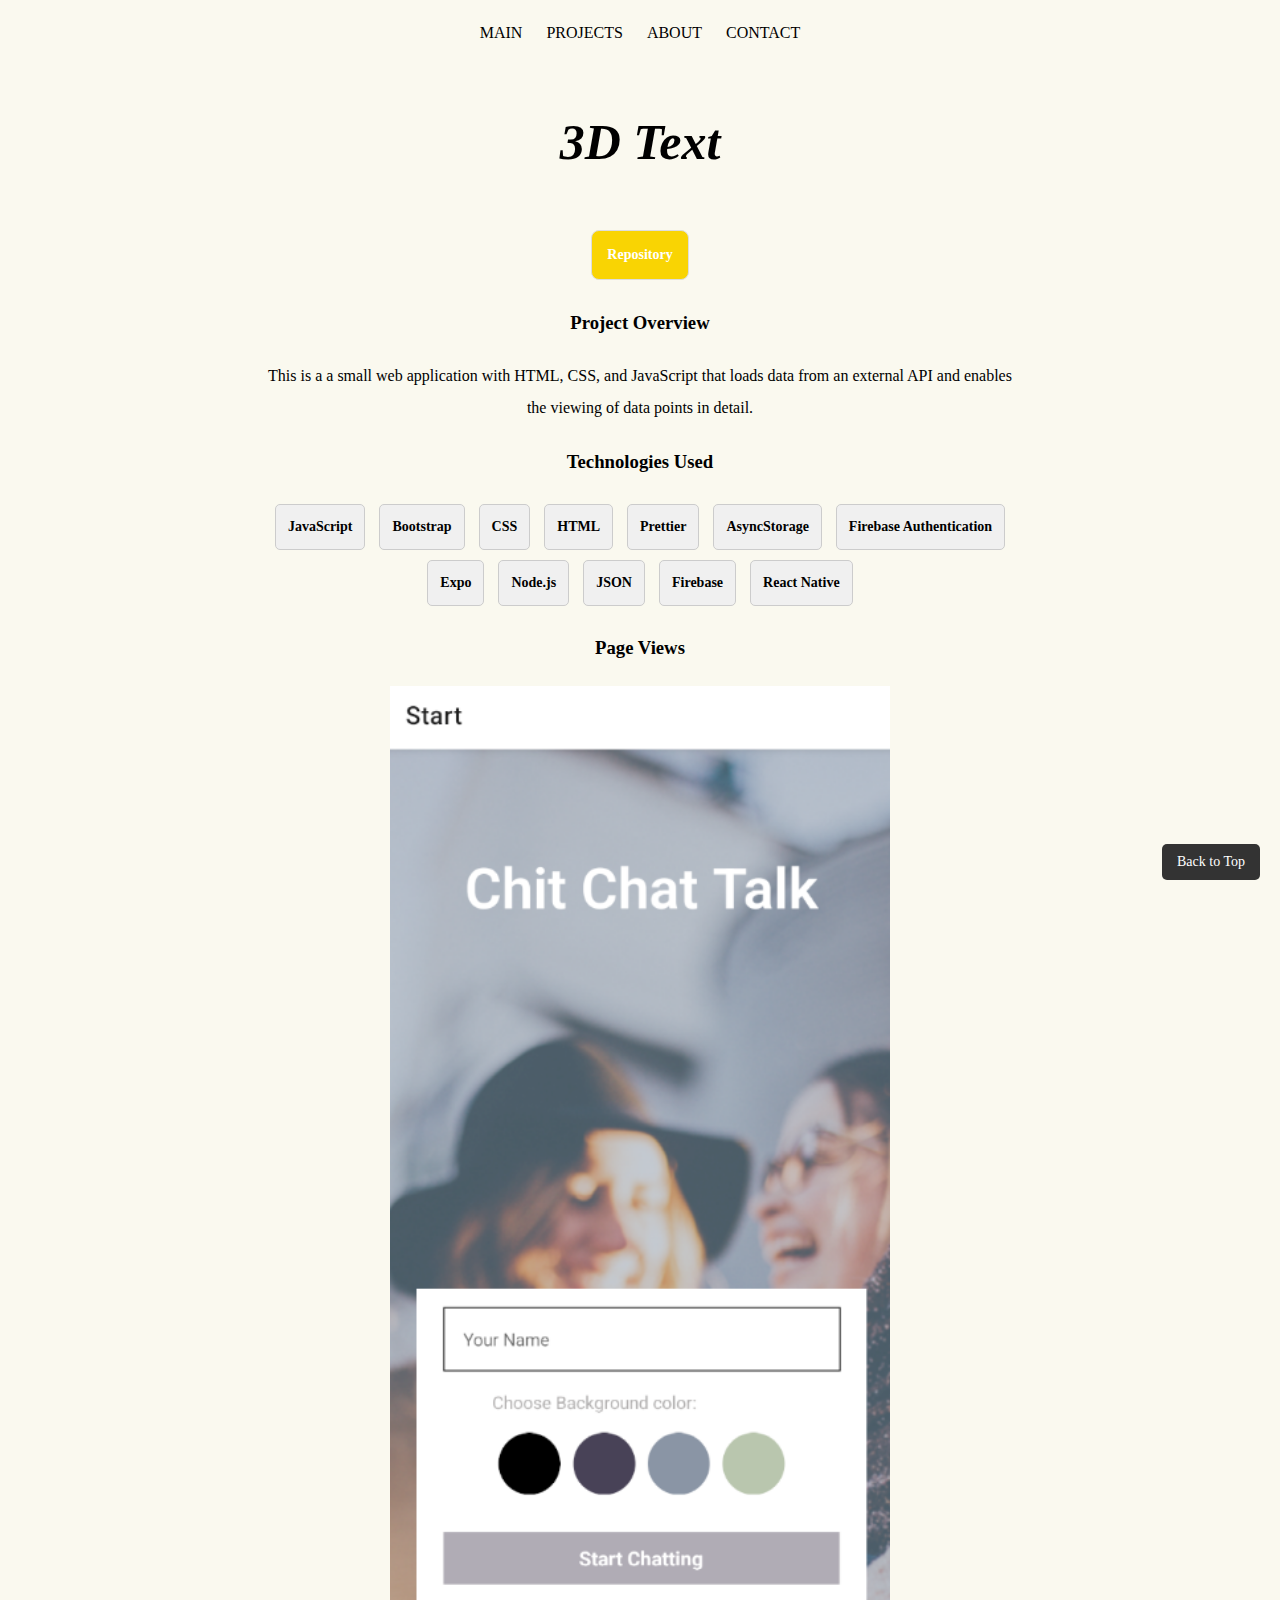
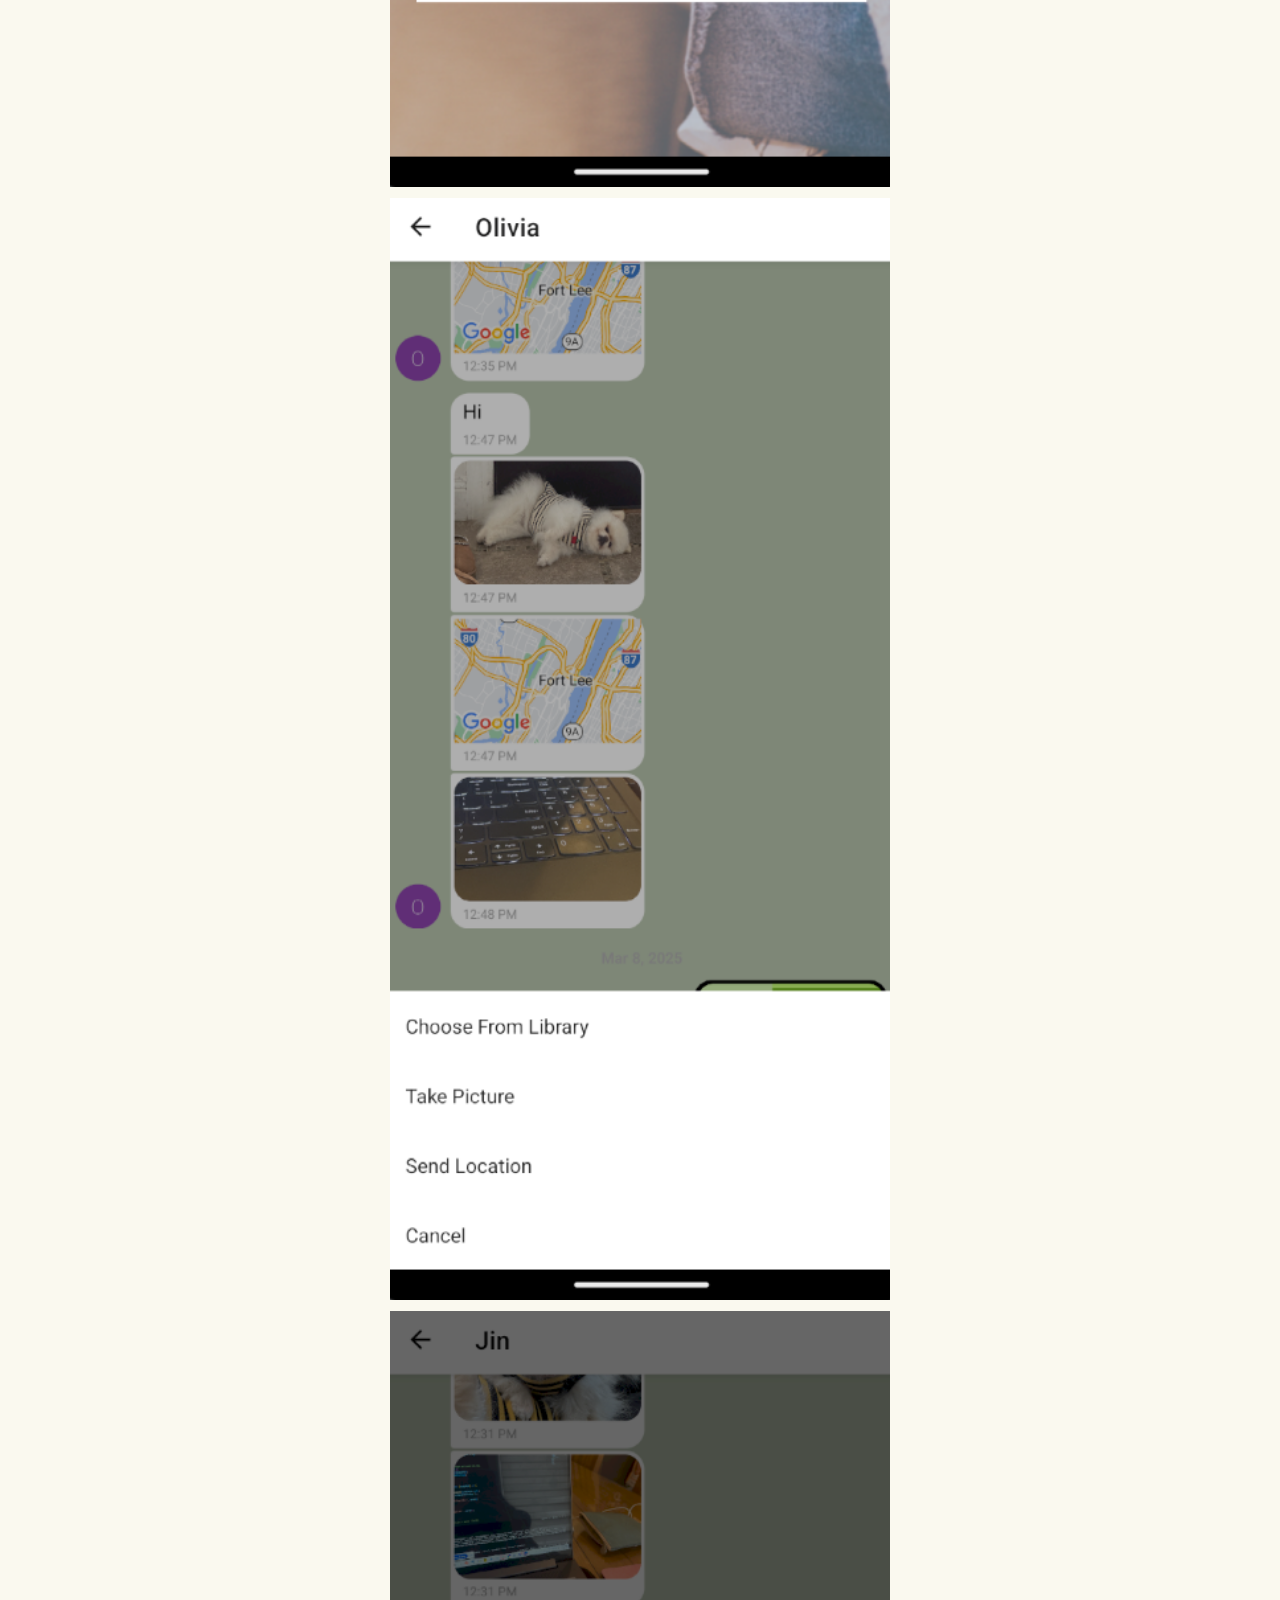
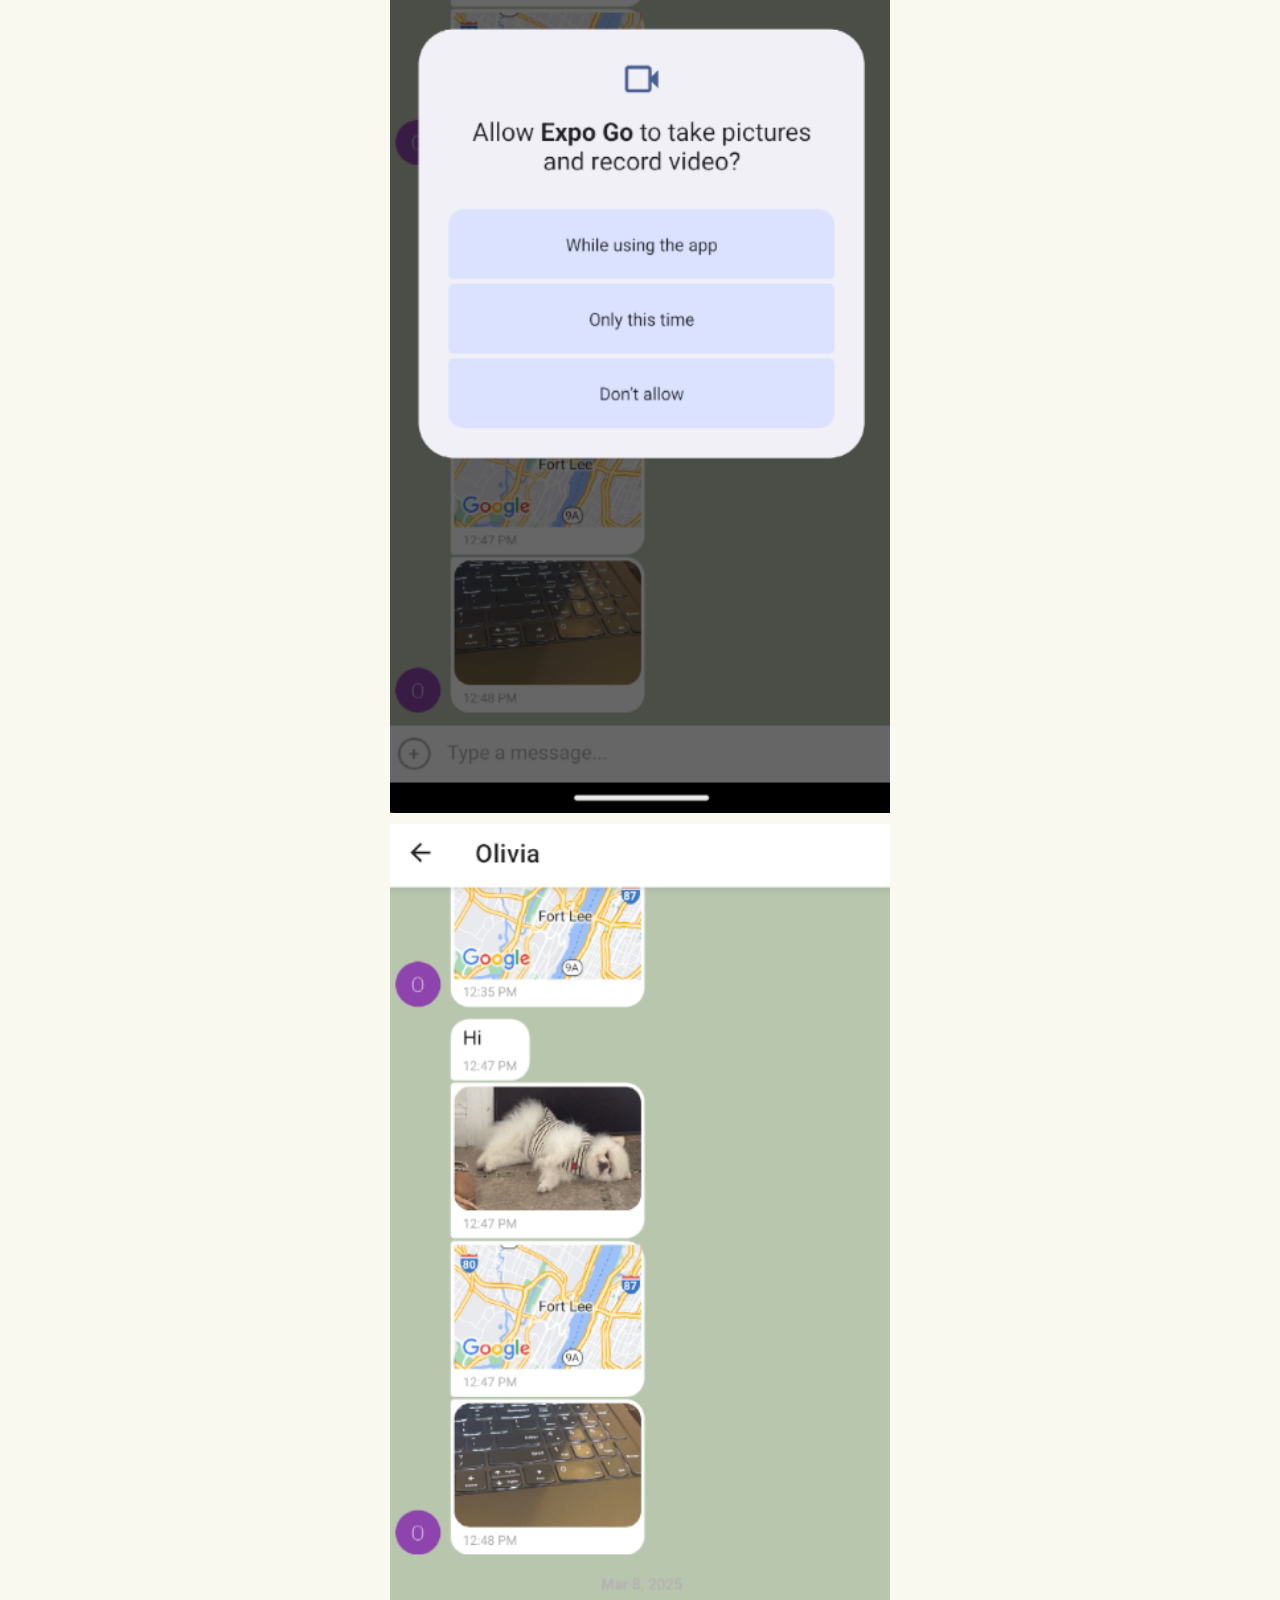
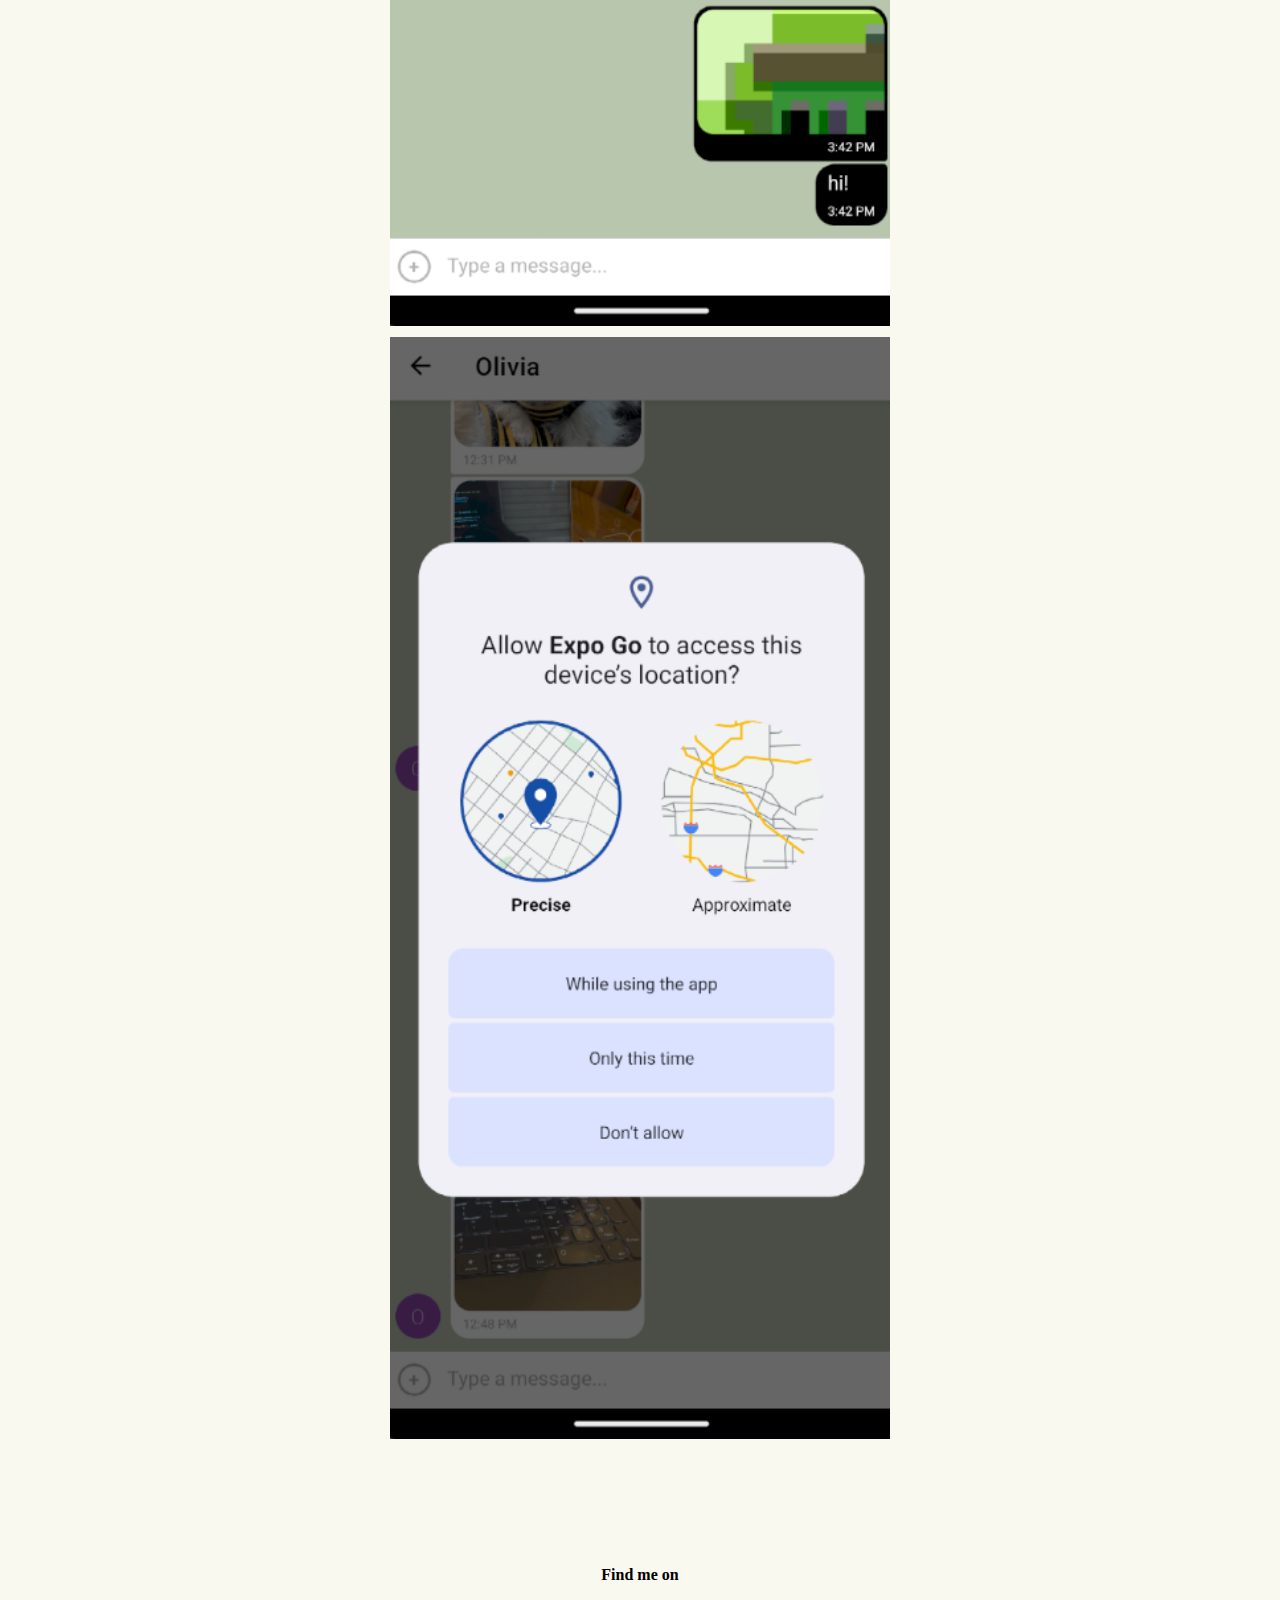
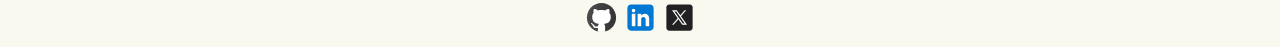
<file: surfing.html>
<!DOCTYPE html>
<html lang="en">

<head>
    <meta charset="UTF-8">
    <meta name="viewport" content="width=device-width, initial-scale=1.0">
    <title>Chat App</title>
    <link rel="stylesheet" type="text/css" href="css/surfing.css">
    <div id="top"></div>
    <ul role="menubar" class="navigation">
        <li role="presentation">
            <a href="index.html" role="menuitem">MAIN</a>
            <a href="project.html" role="menuitem">PROJECTS</a>
            <a href="about.html" role="menuitem">ABOUT</a>
            <a href="contact.html" role="menuitem">CONTACT</a>
        </li>
    </ul>
</head>

<body>
    <main>
        <h1>3D Text</h1>
        <div class="Link">
            <a href="https://webgl-3d-text-7v42nouc4-olivias-projects-aaec2529.vercel.app/" target="_blank" class="link-box">Repository</a>
        </div>

        <div>
            <h3>Project Overview</h3>
            <p>This is a a small web application with HTML, CSS, and JavaScript that loads data from an external API and
                enables the viewing of data points in detail.</p>

            <h3>Technologies Used</h3>
            <div class="tech-container">
                <span class="tech-box">JavaScript</span>
                <span class="tech-box">Bootstrap</span>
                <span class="tech-box">CSS</span>
                <span class="tech-box">HTML</span>
                <span class="tech-box">Prettier</span>
                <span class="tech-box">AsyncStorage</span>
                <span class="tech-box">Firebase Authentication</span>
                <span class="tech-box">Expo</span>
                <span class="tech-box">Node.js</span>
                <span class="tech-box">JSON</span>
                <span class="tech-box">Firebase</span>
                <span class="tech-box">React Native</span>
            </div>

            <h3>Page Views</h3>
            <a href="#">
                <img src="img/project/chat.png" class="zoom-img">
                <img src="img/project/chat4.png" class="zoom-img">
                <img src="img/project/chat1.png" class="zoom-img">
                <img src="img/project/chat3.png" class="zoom-img">
                <img src="img/project/chat5.png" class="zoom-img">

            </a>
        </div>
    </main>


</body>
<footer>
    <p>Find me on</p>
    <a href="https://github.com/olivias-jin" target="_blank">
        <img src="img/icons8-github.svg" alt="github" class="icon">
    </a>
    <a href="https://www.linkedin.com/in/oliviasjin/" target="_blank">
        <img src="img/icons8-linkedin.svg" alt="linkedin" class="icon">
    </a>
    <a href="https://x.com/jin_olivia95603" target="_blank">
        <img src="img/icons8-x.svg" alt="x" class="icon">
    </a>


    <a href="#top" class="back-to-top">Back to Top</a>
</footer>

</html>
</file>
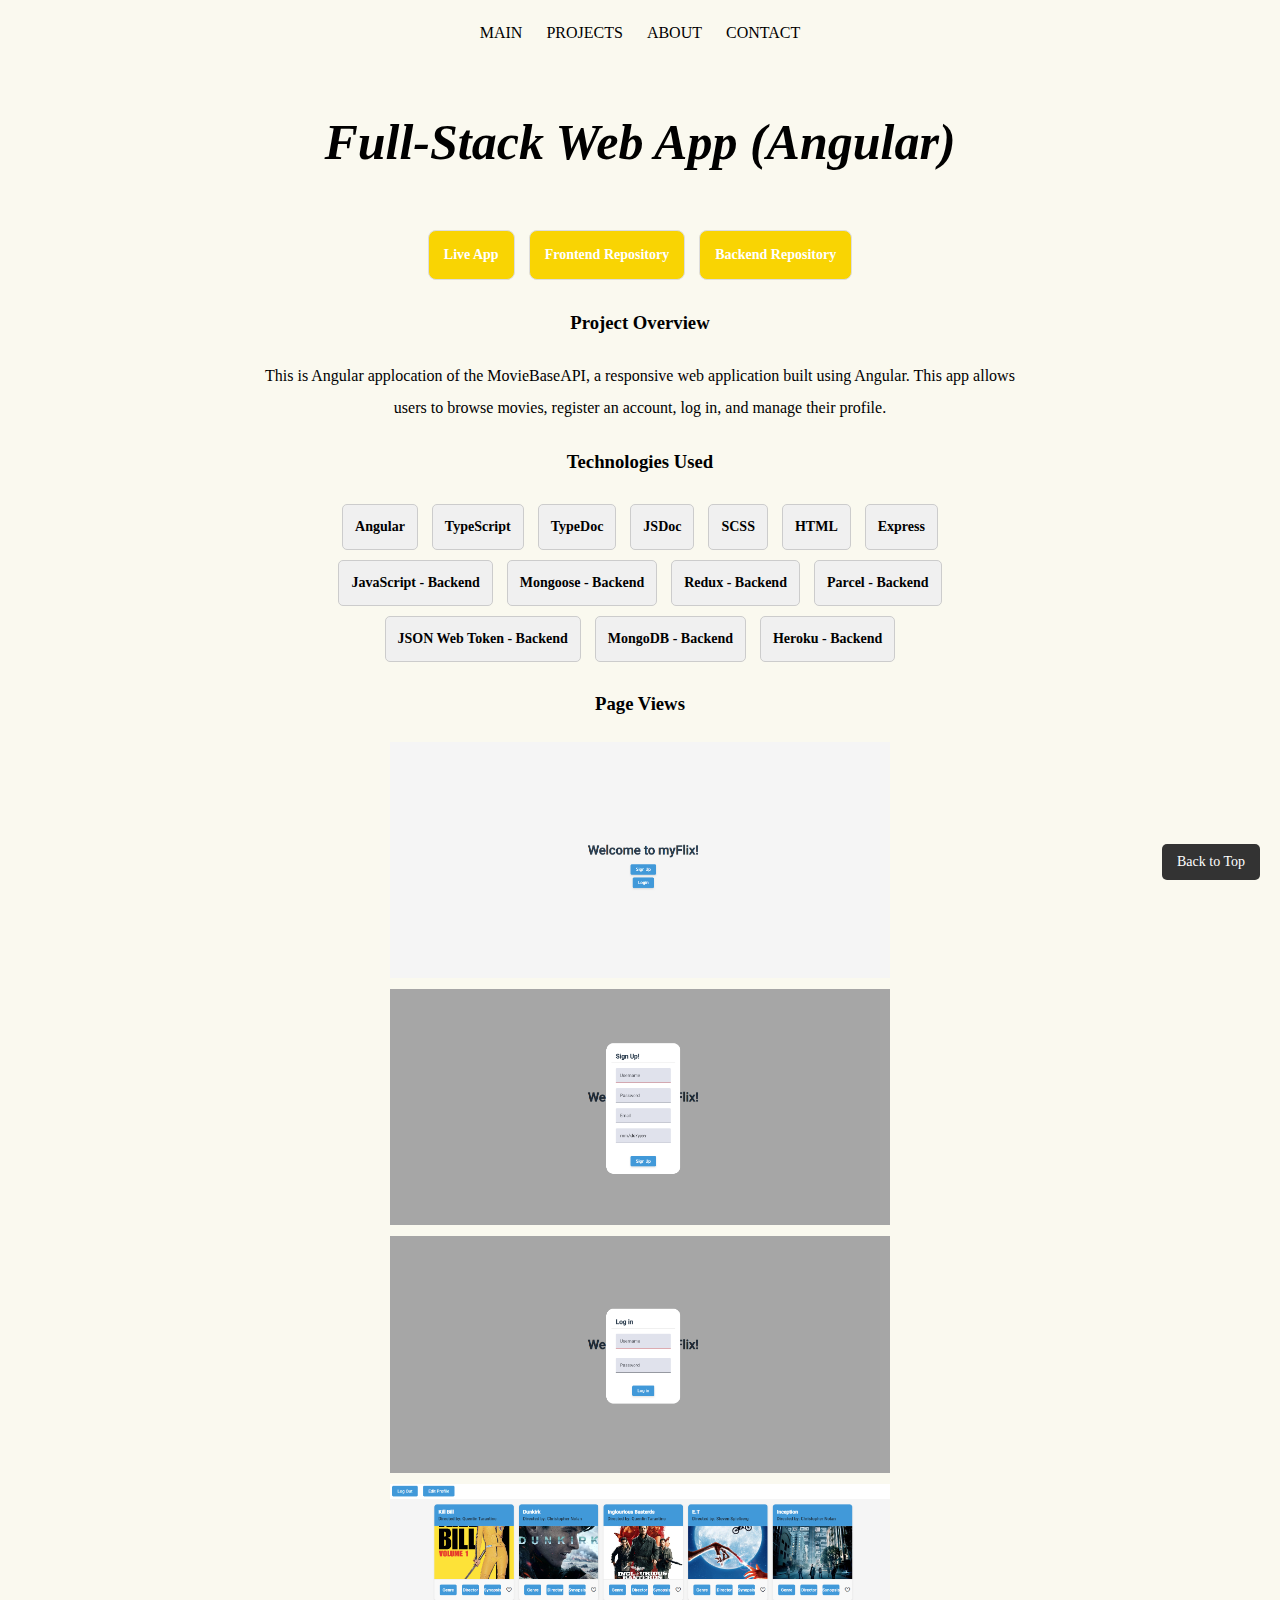
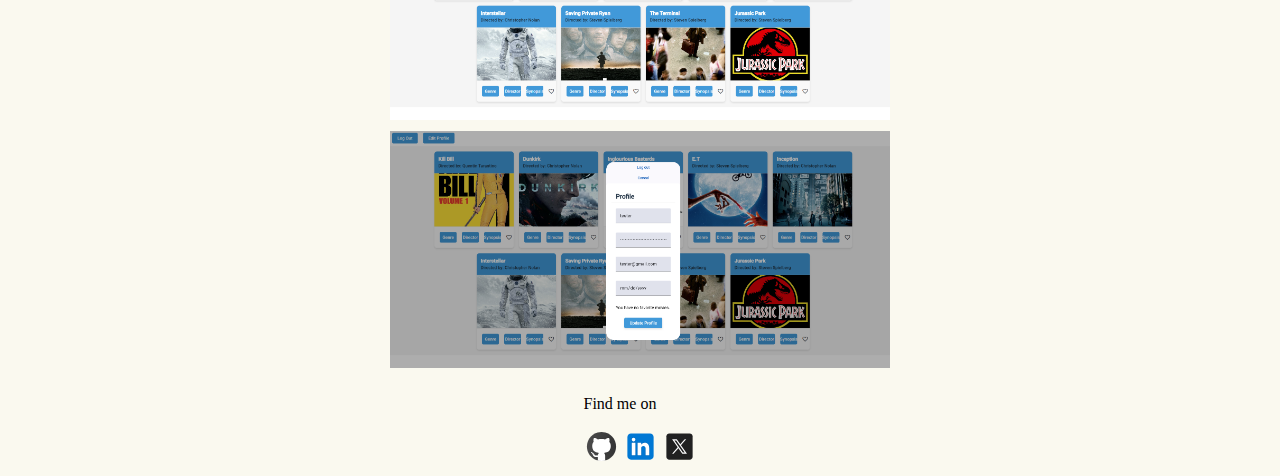
<file: webappangular.html>
<!DOCTYPE html>
<html lang="en">

<head>
    <meta charset="UTF-8">
    <meta name="viewport" content="width=device-width, initial-scale=1.0">
    <title>Web App Angular</title>
    <link rel="stylesheet" type="text/css" href="css/webappangular.css">
    <div id="top"></div>
    <ul role="menubar" class="navigation">
        <li role="presentation">
            <a href="index.html" role="menuitem">MAIN</a>
            <a href="project.html" role="menuitem">PROJECTS</a>
            <a href="about.html" role="menuitem">ABOUT</a>
            <a href="contact.html" role="menuitem">CONTACT</a>
        </li>
    </ul>
</head>

<body>
    <main>
        <h1>Full-Stack Web App (Angular)</h1>
        <div class="Link">
            <a href="https://oliviasjin-pokemon.netlify.app/" target="_blank" class="link-box">Live App</a>
            <a href="https://github.com/olivias-jin/myFlix-Angular-client.git" target="_blank" class="link-box">Frontend
                Repository</a>
            <a href="https://github.com/olivias-jin/movie_api.git" target="_blank" class="link-box">Backend
                Repository</a>
        </div>

        <div>
            <h3>Project Overview</h3>
            <p>This is Angular applocation of the MovieBaseAPI, a responsive web application built using Angular.
                This app allows users to browse movies, register an account, log in, and manage their profile.</p>



            <h3>Technologies Used</h3>
            <div class="tech-container">
                <span class="tech-box">Angular</span>
                <span class="tech-box">TypeScript</span>
                <span class="tech-box">TypeDoc</span>
                <span class="tech-box">JSDoc</span>
                <span class="tech-box">SCSS</span>
                <span class="tech-box">HTML</span>
                <span class="tech-box">Express</span>
                <span class="tech-box">JavaScript - Backend
                </span>
                <span class="tech-box">Mongoose - Backend </span>
                <span class="tech-box">Redux - Backend</span>
                <span class="tech-box">Parcel - Backend</span>
                <span class="tech-box">JSON Web Token - Backend</span>
                <span class="tech-box">MongoDB - Backend</span>
                <span class="tech-box">Heroku - Backend</span>
            </div>

            <h3>Page Views</h3>
            <a href="#">
                <img src="img/project/angular.png" class="zoom-img">
                <img src="img/project/angular1.png" class="zoom-img">
                <img src="img/project/angular2.png" class="zoom-img">
                <img src="img/project/angular3.png" class="zoom-img">
                <img src="img/project/angular4.png" class="zoom-img">

            </a>
        </div>
    </main>
</body>
<footer>
    <p>Find me on</p>
    <a href="https://github.com/olivias-jin" target="_blank">
        <img src="img/icons8-github.svg" alt="github" class="icon">
    </a>
    <a href="https://www.linkedin.com/in/oliviasjin/" target="_blank">
        <img src="img/icons8-linkedin.svg" alt="linkedin" class="icon">
    </a>
    <a href="https://x.com/jin_olivia95603" target="_blank">
        <img src="img/icons8-x.svg" alt="x" class="icon">
    </a>


    <a href="#top" class="back-to-top">Back to Top</a>
</footer>

</html>
</file>
<file: css/index.css>
.navigation {
  display: flex;
  justify-content: center; /* 가로 중앙 정렬 */
  gap: 20px; /* 메뉴 항목 사이 간격 */
  list-style: none; /* 기본 목록 스타일 제거 */
  padding: 0;
}

.navigation a {
  padding: 10px;
  color: black;
  text-decoration: none;
}

.navigation a:hover {
  color: rgb(88, 88, 88);
}

body {
  background: #faf9ef;
  flex-direction: column; /* 세로 방향으로 요소 배치 */
  justify-content: center;
  align-items: center;
  display: flex;

  h1 {
    font-size: 50px;
    font-style: italic;
  }
}

main {
  text-align: center;
  word-wrap: break-word;
  width: 60%;
  line-height: 2;
}

.myself {
  width: 200px;
  height: auto;
  border-radius: 50%;
  object-fit: cover;
  display: block;
  margin: auto;
}

footer {
  margin-top: 100px;
  text-align: center;

  p {
    font-weight: bold;
  }
}

.mywork {
  display: inline-block;
  background: #f9d403;
  padding: 10px 15px;
  margin: 5px;
  border-radius: 8px;
  font-size: 14px;
  font-weight: bold;
  border: 1px solid #ddd;
  text-decoration: none;
  color: #ffffff;
  transition: background 0.3s ease-in-out;
}
.mywork:hover {
  background: #f5eaaf;
}
.back-to-top {
  position: fixed;
  bottom: 20px;
  right: 20px;
  background: #333;
  color: white;
  padding: 10px 15px;
  border-radius: 5px;
  text-decoration: none;
  font-size: 14px;
}

.back-to-top:hover {
  background: #555;
}

.icon {
  width: 35px;
}

a {
  text-decoration: none;
}
</file>
<file: css/chat.css>
.navigation {
  display: flex;
  justify-content: center; /* 가로 중앙 정렬 */
  gap: 20px; /* 메뉴 항목 사이 간격 */
  list-style: none; /* 기본 목록 스타일 제거 */
  padding: 0;
}

.navigation a {
  padding: 10px;
  color: black;
  text-decoration: none;
}

.navigation a:hover {
  color: rgb(88, 88, 88);
}

body {
  background: #faf9ef;
  flex-direction: column; /* 세로 방향으로 요소 배치 */
  justify-content: center;
  align-items: center;
  display: flex;

  h1 {
    font-size: 50px;
    font-style: italic;
  }
}

main {
  text-align: center;
  word-wrap: break-word;
  width: 60%;
  line-height: 2;
}

.zoom-img {
  width: 200px;
  height: auto;
  transition: transform 0.3s ease-in-out;
}
.zoom-img:hover {
  transform: scale(1.5); /* Hover 시 확대 */
}

.tech-container {
  margin-top: 10px;
}

.tech-box {
  display: inline-block;
  background: #f0f0f0;
  padding: 8px 12px;
  margin: 5px;
  border-radius: 5px;
  font-size: 14px;
  font-weight: bold;
  border: 1px solid #ccc;
}

.link-box {
  display: inline-block;
  background: #f9d403;
  padding: 10px 15px;
  margin: 5px;
  border-radius: 8px;
  font-size: 14px;
  font-weight: bold;
  border: 1px solid #ddd;
  text-decoration: none;
  color: #ffffff;
  transition: background 0.3s ease-in-out;
}

.link-box:hover {
  background: #f5eaaf;
}

.back-to-top {
  position: fixed;
  bottom: 20px;
  right: 20px;
  background: #333;
  color: white;
  padding: 10px 15px;
  border-radius: 5px;
  text-decoration: none;
  font-size: 14px;
}

.back-to-top:hover {
  background: #555;
}
.icon {
  width: 35px;
}

a {
  text-decoration: none;
}
</file>
<file: css/about.css>
.navigation {
  display: flex;
  justify-content: center;
  gap: 20px;
  list-style: none;
  padding: 0;
}

.navigation a {
  padding: 10px;
  color: black;
  text-decoration: none;
}

.navigation a:hover {
  color: rgb(88, 88, 88);
}

body {
  background: #faf9ef;
  flex-direction: column; /* 세로 방향으로 요소 배치 */
  justify-content: center;
  align-items: center;
  display: flex;

  h1 {
    font-style: italic;
  }

  h2 {
    font-style: italic;
  }
}

main {
  text-align: center;
  word-wrap: break-word;
  width: 60%;
  line-height: 2;
  h1 {
    margin-top: 50px;
    flex-direction: column; /* 세로 방향으로 요소 배치 */
    justify-content: center;
    align-items: center;
    display: flex;
    font-style: italic;
  }
}

.resume {
  margin-bottom: 100px;
}

.logo-icon {
  display: flex;
  justify-content: center;
  align-items: center;
  width: 60%;
  height: 100px;
  margin: 0 auto; /* 가운데 정렬 */
  position: relative;
  overflow: hidden;
}

.icon-track {
  display: flex;
  gap: 15px;
  position: absolute;
  left: 50%; /* 가운데 정렬 */
  transform: translateX(-50%);
  white-space: nowrap;
  will-change: transform; /* 성능 최적화 */
}

.logo-icon img {
  width: 60px; /* 원하는 크기로 설정 */
  height: auto; /* 비율 유지 */
  margin-bottom: 20px;
}

@keyframes scrollIcons {
  from {
    transform: translateX(0);
  }
  to {
    transform: translateX(-50%);
  }
}

footer {
  margin-top: 100px;
  bottom: 0;
  text-align: center;
  p {
    font-weight: bold;
  }
}

.back-to-top {
  position: fixed;
  bottom: 20px;
  right: 20px;
  background: #333;
  color: white;
  padding: 10px 15px;
  border-radius: 5px;
  text-decoration: none;
  font-size: 14px;
}

.back-to-top:hover {
  background: #555;
}

.icon {
  width: 35px;
}

a {
  text-decoration: none;
}

.certificates {
  display: flex;
  justify-content: center;
  align-items: center;
  gap: 20px;
  padding: 20px;
}

.certificates img {
  width: 250px;
  height: auto;
  border-radius: 10px;
  box-shadow: 0 4px 6px rgba(0, 0, 0, 0.1);
  transition: transform 0.3s ease-in-out;

  &:hover {
    transform: scale(1.5);
  }
}
</file>
<file: css/chat_case.css>
.navigation {
    display: flex;
    justify-content: center;
    gap: 20px;
    list-style: none;
    padding: 0;
  }
  
  .navigation a {
    padding: 10px;
    color: black;
    text-decoration: none;
  }
  
  .navigation a:hover {
    color: rgb(88, 88, 88);
  }
  
  body {
    background: #DAECFF;
    flex-direction: column; /* 세로 방향으로 요소 배치 */
    justify-content: center;
    align-items: center;
    display: flex;
    font-family: 'Helvetica', 'Arial', sans-serif;

    h1 {
      font-style: italic;
    }
  
    h2 {
      font-style: italic;
    }
  }
  
  main {
    text-align: center;
    word-wrap: break-word;
    width: 60%;
    line-height: 2;
    h1 {
      margin-top: 50px;
      flex-direction: column; /* 세로 방향으로 요소 배치 */
      justify-content: center;
      align-items: center;
      display: flex;
      font-style: italic;
    }
  }
  
  .table-container {
    padding: 20px; /* 양옆 여백 추가 */
    display: flex;
    justify-content: center; /* 테이블을 가운데 정렬 */
    text-align: center;
  }
  
  table {
    width: 90%;
    border-collapse: collapse;
    margin: 0 auto;
    text-align: left;
    border: 1px solid #ddd;
  }
  
  td {
    padding: 12px;
    border: 1px solid #ddd;
    text-align: center;
    vertical-align: middle;
  }
  
  tr:hover {
    background-color: #f1f1f1;
  }
  
  .link-box {
    display: flex;
    justify-content: center;
    background: #041B34;
    align-items: center; /* 가로 정렬 */
    padding: 10px 15px;
    margin: 5px;
    border-radius: 8px;
    font-size: 14px;
    font-weight: bold;
    border: 1px solid #ddd;
    text-decoration: none;
    color: #acc8e5;
    transition: background 0.3s ease-in-out;
    text-align: center;
    width: 50px;
    height: 25px;
  }
  
  .link-box:hover {
    background: #acc8e5;
    color: #041B34;
  }
  
  .Overview {
    width: 65%;
    align-items: center;
    justify-content: center;
    text-align: center;
    line-height: 1.8;
  }
  
  img {
    margin-top: 20px;
    width: 30%;
  }
  
  h2 {
    margin-top: 50px;
  }
  
  .list {
    text-align: left;
    align-items: center;
    justify-content: left;
  }
  
  .list .p {
    font-weight: bold;
  }
  
  .zoom-img {
    display: block;
    align-items: center;
    justify-content: center;
    margin: auto;
    width: 500px;
    height: auto;
    transition: transform 0.3s ease-in-out;
  }
  .zoom-img:hover {
    transform: scale(1.5); /* Hover 시 확대 */
  }
  
  footer {
    margin-top: 100px;
    bottom: 0;
    text-align: center;
    p {
      font-weight: bold;
    }
  }
  .back-to-top {
    position: fixed;
    bottom: 20px;
    right: 20px;
    background: #333;
    color: white;
    padding: 10px 15px;
    border-radius: 5px;
    text-decoration: none;
    font-size: 14px;
  }
  
  .back-to-top:hover {
    background: #555;
  }
  .icon {
    width: 35px;
  }
  
  a {
    text-decoration: none;
  }
</file>
<file: css/contact.css>
.navigation {
  display: flex;
  justify-content: center;
  gap: 20px;
  list-style: none;
  padding: 0;
}

.navigation a {
  padding: 10px;
  color: black;
  text-decoration: none;
}

.navigation a:hover {
  color: rgb(88, 88, 88);
}

body {
  background: #DAECFF;
  height: 100vh; /* 화면 전체 높이 차지 */

  font-family: 'Helvetica', 'Arial', sans-serif
}

main {
  text-align: center;
  h1 {
    margin-top: 50px;
    flex-direction: column; /* 세로 방향으로 요소 배치 */
    justify-content: center;
    align-items: center;
    display: flex;
    font-style: italic;
  }
}

form {
  background-color: #fff;
  padding: 20px;
  border-radius: 8px;
  box-shadow: 0 4px 8px rgba(0, 0, 0, 0.1);
  width: 80%; /* 화면의 80%로 설정 */
  max-width: 600px; /* 최대 너비 */
  min-width: 200px; /* 최소 너비 */
  height: auto;
  border: 2px solid #b5c6d8;
  display: flex;
  flex-direction: column;
  justify-content: center;
  align-items: center;
  margin: 0 auto; /* 가운데 정렬 */
}

label {
  font-size: 14px;
  margin-bottom: 5px;
  display: flex;
  color: #333;
  text-align: left; /* 레이블을 왼쪽 정렬 */
  width: 100%;
}

input[type="text"],
input[type="email"],
textarea {
  width: 98%;
  padding: 10px;
  margin-bottom: 15px;
  border: 1px solid #ddd;
  border-radius: 4px;
  color: #333;
}

input[type="text"]:focus,
input[type="email"]:focus,
textarea:focus {
  border-color: #007bff;
  outline: none;
}

input[type="submit"] {
  background-color: #041B34;
  color: #acc8e5;
  border: none;
  padding: 10px 20px;
  font-size: 16px;
  cursor: pointer;
  border-radius: 4px;
  width: 100%;
}

input[type="submit"]:hover {
  background-color: #acc8e5; /* 호버 시 배경 색 변경 */
  color: #041B34;
}

.plane-icon {
  position: fixed;
  bottom: 50px;
  left: 50%;
  font-size: 2rem;
  opacity: 0;
  transform: translateX(-50%);
  transition: transform 2s ease-in-out, opacity 0.5s ease-in-out;
}

.plane-fly {
  opacity: 1;
  transform: translate(50vw, -80vh) rotate(-30deg);
}

footer {
  margin-top: 100px;
  text-align: center;

  p {
    font-weight: bold;
  }
}
.back-to-top {
  position: fixed;
  bottom: 20px;
  right: 20px;
  background: #333;
  color: white;
  padding: 10px 15px;
  border-radius: 5px;
  text-decoration: none;
  font-size: 14px;
}

.back-to-top:hover {
  background: #555;
}
.icon {
  width: 35px;
}

a {
  text-decoration: none;
}
</file>
<file: css/main.css>
.navigation {
  display: flex;
  justify-content: center; /* 가로 중앙 정렬 */
  gap: 20px; /* 메뉴 항목 사이 간격 */
  list-style: none; /* 기본 목록 스타일 제거 */
  padding: 0;
}

.navigation a {
  padding: 10px;
  color: black;
  text-decoration: none;
}

.navigation a:hover {
  color: rgb(88, 88, 88);
}

body {
  background: #faf9ef;
  flex-direction: column; /* 세로 방향으로 요소 배치 */
  justify-content: center;
  align-items: center;
  display: flex;

  h1 {
    font-size: 50px;
    font-style: italic;
  }
}

main {
  text-align: center;
  word-wrap: break-word;
  width: 60%;
  line-height: 2;
}

.myself {
  width: 200px;
  height: auto;
  border-radius: 50%;
  object-fit: cover;
  display: block;
  margin: auto;
}

footer {
  margin-top: 100px;
  text-align: center;

  p {
    font-weight: bold;
  }
}

.mywork {
  display: inline-block;
  background: #f9d403;
  padding: 10px 15px;
  margin: 5px;
  border-radius: 8px;
  font-size: 14px;
  font-weight: bold;
  border: 1px solid #ddd;
  text-decoration: none;
  color: #ffffff;
  transition: background 0.3s ease-in-out;
}
.mywork:hover {
  background: #f5eaaf;
}
.back-to-top {
  position: fixed;
  bottom: 20px;
  right: 20px;
  background: #333;
  color: white;
  padding: 10px 15px;
  border-radius: 5px;
  text-decoration: none;
  font-size: 14px;
}

.back-to-top:hover {
  background: #555;
}

.icon {
  width: 35px;
}

a {
  text-decoration: none;
}
</file>
<file: css/meetapp.css>
.navigation {
  display: flex;
  justify-content: center; /* 가로 중앙 정렬 */
  gap: 20px; /* 메뉴 항목 사이 간격 */
  list-style: none; /* 기본 목록 스타일 제거 */
  padding: 0;
}

.navigation a {
  padding: 10px;
  color: black;
  text-decoration: none;
}

.navigation a:hover {
  color: rgb(88, 88, 88);
}

body {
  background: #faf9ef;
  flex-direction: column; /* 세로 방향으로 요소 배치 */
  justify-content: center;
  align-items: center;
  display: flex;

  h1 {
    font-size: 50px;
    font-style: italic;
  }
}

main {
  text-align: center;
  word-wrap: break-word;
  width: 60%;
  line-height: 2;
}

.zoom-img {
  width: 500px;
  height: auto;
  transition: transform 0.3s ease-in-out;
}
.zoom-img:hover {
  transform: scale(1.5); /* Hover 시 확대 */
}

.tech-container {
  margin-top: 10px;
}

.tech-box {
  display: inline-block;
  background: #f0f0f0;
  padding: 8px 12px;
  margin: 5px;
  border-radius: 5px;
  font-size: 14px;
  font-weight: bold;
  border: 1px solid #ccc;
}

.link-box {
  display: inline-block;
  background: #f9d403;
  padding: 10px 15px;
  margin: 5px;
  border-radius: 8px;
  font-size: 14px;
  font-weight: bold;
  border: 1px solid #ddd;
  text-decoration: none;
  color: #ffffff;
  transition: background 0.3s ease-in-out;
}

.link-box:hover {
  background: #f5eaaf;
}
.back-to-top {
  position: fixed;
  bottom: 20px;
  right: 20px;
  background: #333;
  color: white;
  padding: 10px 15px;
  border-radius: 5px;
  text-decoration: none;
  font-size: 14px;
}

.back-to-top:hover {
  background: #555;
}

.icon {
  width: 35px;
}

a {
  text-decoration: none;
}
</file>
<file: css/meetapp_case.css>
.navigation {
    display: flex;
    justify-content: center;
    gap: 20px;
    list-style: none;
    padding: 0;
  }
  
  .navigation a {
    padding: 10px;
    color: black;
    text-decoration: none;
  }
  
  .navigation a:hover {
    color: rgb(88, 88, 88);
  }
  
  body {
    background: #faf9ef;
    flex-direction: column; /* 세로 방향으로 요소 배치 */
    justify-content: center;
    align-items: center;
    text-align: center;
    display: flex;
  
    h1 {
      font-style: italic;
    }
  
    h2 {
      font-style: italic;
    }
  }
  
  main {
    text-align: center;
    word-wrap: break-word;
    width: 60%;
    line-height: 2;
    h1 {
      margin-top: 50px;
      flex-direction: column; /* 세로 방향으로 요소 배치 */
      justify-content: center;
      align-items: center;
      display: flex;
      font-style: italic;
    }
  }
  
  .table-container {
    padding: 20px; /* 양옆 여백 추가 */
    display: flex;
    justify-content: center; /* 테이블을 가운데 정렬 */
    text-align: center;
  }
  
  table {
    width: 90%;
    border-collapse: collapse;
    margin: 0 auto;
    text-align: left;
    border: 1px solid #ddd;
  }
  
  td {
    padding: 12px;
    border: 1px solid #ddd;
    text-align: center;
    vertical-align: middle;
  }
  
  tr:hover {
    background-color: #f1f1f1;
  }
  
  .link-box {
    display: flex;
    justify-content: center;
    background: #f9d403;
    align-items: center; /* 가로 정렬 */
    padding: 10px 15px;
    margin: 5px;
    border-radius: 8px;
    font-size: 14px;
    font-weight: bold;
    border: 1px solid #ddd;
    text-decoration: none;
    color: #ffffff;
    transition: background 0.3s ease-in-out;
    text-align: center;
    width: 50px;
    height: 25px;
  }
  
  .link-box:hover {
    background: #f5eaaf;
  }
  
  .Overview {
    width: 65%;
    align-items: center;
    justify-content: center;
    text-align: center;
    line-height: 1.8;
  }
  
  img {
    margin-top: 20px;
    width: 80%;
  }
  
  h2 {
    margin-top: 50px;
  }
  
  .list {
    text-align: left;
    align-items: center;
    justify-content: left;
  }
  
  .list .p {
    font-weight: bold;
  }
  
  .zoom-img {
    display: block;
    align-items: center;
    justify-content: center;
    margin: auto;
    width: 500px;
    height: auto;
    transition: transform 0.3s ease-in-out;
  }
  .zoom-img:hover {
    transform: scale(1.5); /* Hover 시 확대 */
  }
  
  footer {
    margin-top: 100px;
    bottom: 0;
    text-align: center;
    p {
      font-weight: bold;
    }
  }
  .back-to-top {
    position: fixed;
    bottom: 20px;
    right: 20px;
    background: #333;
    color: white;
    padding: 10px 15px;
    border-radius: 5px;
    text-decoration: none;
    font-size: 14px;
  }
  
  .back-to-top:hover {
    background: #555;
  }
  .icon {
    width: 35px;
  }
  
  a {
    text-decoration: none;
  }
  
  /* Paragraphs */
p {
    margin: 20px auto;
    max-width: 800px; /* 글이 너무 길어지지 않게 */
    line-height: 1.6;
}

/* Lists */
ul {
    list-style-position: inside;
    padding-left: 0;
    margin: 20px auto;
    max-width: 800px;
    line-height: 1.6;
}

/* List items */
li {
    margin-top: 5px;
}

data {
  width: 35px;
}
</file>
<file: css/moviehive.css>
.navigation {
  display: flex;
  justify-content: center; /* 가로 중앙 정렬 */
  gap: 20px; /* 메뉴 항목 사이 간격 */
  list-style: none; /* 기본 목록 스타일 제거 */
  padding: 0;
}

.navigation a {
  padding: 10px;
  color: black;
  text-decoration: none;
}

.navigation a:hover {
  color: rgb(88, 88, 88);
}

body {
  background: #faf9ef;
  flex-direction: column; /* 세로 방향으로 요소 배치 */
  justify-content: center;
  align-items: center;
  display: flex;

  h1 {
    font-size: 50px;
    font-style: italic;
  }
}

main {
  text-align: center;
  word-wrap: break-word;
  width: 60%;
  line-height: 2;
}

.zoom-img {
  width: 500px;
  height: auto;
  transition: transform 0.3s ease-in-out;
}
.zoom-img:hover {
  transform: scale(1.5); /* Hover 시 확대 */
}

.tech-container {
  margin-top: 10px;
}

.tech-box {
  display: inline-block;
  background: #f0f0f0;
  padding: 8px 12px;
  margin: 5px;
  border-radius: 5px;
  font-size: 14px;
  font-weight: bold;
  border: 1px solid #ccc;
}

.link-box {
  display: inline-block;
  background: #f9d403;
  padding: 10px 15px;
  margin: 5px;
  border-radius: 8px;
  font-size: 14px;
  font-weight: bold;
  border: 1px solid #ddd;
  text-decoration: none;
  color: #ffffff;
  transition: background 0.3s ease-in-out;
}

.link-box:hover {
  background: #f5eaaf;
}
.back-to-top {
  position: fixed;
  bottom: 20px;
  right: 20px;
  background: #333;
  color: white;
  padding: 10px 15px;
  border-radius: 5px;
  text-decoration: none;
  font-size: 14px;
}

.back-to-top:hover {
  background: #555;
}
.icon {
  width: 35px;
}

a {
  text-decoration: none;
}

footer {
  margin-top: 100px;
  text-align: center;

  p {
    font-weight: bold;
  }
}
</file>
<file: css/moviehive_case.css>
.navigation {
  display: flex;
  justify-content: center;
  gap: 20px;
  list-style: none;
  padding: 0;
}

.navigation a {
  padding: 10px;
  color: black;
  text-decoration: none;
}

.navigation a:hover {
  color: rgb(88, 88, 88);
}

body {
  background: #faf9ef;
  flex-direction: column; /* 세로 방향으로 요소 배치 */
  justify-content: center;
  align-items: center;
  display: flex;

  h1 {
    font-style: italic;
  }

  h2 {
    font-style: italic;
  }
}

main {
  text-align: center;
  word-wrap: break-word;
  width: 60%;
  line-height: 2;
  h1 {
    margin-top: 50px;
    flex-direction: column; /* 세로 방향으로 요소 배치 */
    justify-content: center;
    align-items: center;
    display: flex;
    font-style: italic;
  }
}

.table-container {
  padding: 20px; /* 양옆 여백 추가 */
  display: flex;
  justify-content: center; /* 테이블을 가운데 정렬 */
  text-align: center;
}

table {
  width: 90%;
  border-collapse: collapse;
  margin: 0 auto;
  text-align: left;
  border: 1px solid #ddd;
}

td {
  padding: 12px;
  border: 1px solid #ddd;
  text-align: center;
  vertical-align: middle;
}

tr:hover {
  background-color: #f1f1f1;
}

.link-box {
  display: flex;
  justify-content: center;
  background: #f9d403;
  align-items: center; /* 가로 정렬 */
  padding: 10px 15px;
  margin: 5px;
  border-radius: 8px;
  font-size: 14px;
  font-weight: bold;
  border: 1px solid #ddd;
  text-decoration: none;
  color: #ffffff;
  transition: background 0.3s ease-in-out;
  text-align: center;
  width: 50px;
  height: 25px;
}

.link-box:hover {
  background: #f5eaaf;
}

.Overview {
  width: 65%;
  align-items: center;
  justify-content: center;
  text-align: center;
  line-height: 1.8;
}

img {
  margin-top: 20px;
  width: 80%;
}

h2 {
  margin-top: 50px;
}

.list {
  text-align: left;
  align-items: center;
  justify-content: left;
}

.list .p {
  font-weight: bold;
}

.zoom-img {
  display: block;
  align-items: center;
  justify-content: center;
  margin: auto;
  width: 500px;
  height: auto;
  transition: transform 0.3s ease-in-out;
}
.zoom-img:hover {
  transform: scale(1.5); /* Hover 시 확대 */
}

footer {
  margin-top: 100px;
  bottom: 0;
  text-align: center;
  p {
    font-weight: bold;
  }
}
.back-to-top {
  position: fixed;
  bottom: 20px;
  right: 20px;
  background: #333;
  color: white;
  padding: 10px 15px;
  border-radius: 5px;
  text-decoration: none;
  font-size: 14px;
}

.back-to-top:hover {
  background: #555;
}
.icon {
  width: 35px;
}

a {
  text-decoration: none;
}
</file>
<file: css/pokedex.css>
.navigation {
  display: flex;
  justify-content: center; /* 가로 중앙 정렬 */
  gap: 20px; /* 메뉴 항목 사이 간격 */
  list-style: none; /* 기본 목록 스타일 제거 */
  padding: 0;
}

.navigation a {
  padding: 10px;
  color: black;
  text-decoration: none;
}

.navigation a:hover {
  color: rgb(88, 88, 88);
}

body {
  background: #DAECFF;
  flex-direction: column; /* 세로 방향으로 요소 배치 */
  justify-content: center;
  align-items: center;
  display: flex;

  h1 {
    font-size: 50px;
    font-style: italic;
  }
}

main {
  text-align: center;
  word-wrap: break-word;
  width: 60%;
  line-height: 2;
}

.zoom-img {
  width: 500px;
  height: auto;
  transition: transform 0.3s ease-in-out;
}
.zoom-img:hover {
  transform: scale(1.5); /* Hover 시 확대 */
}

.tech-container {
  margin-top: 10px;
}

.tech-box {
  display: inline-block;
  background: #f0f0f0;
  padding: 8px 12px;
  margin: 5px;
  border-radius: 5px;
  font-size: 14px;
  font-weight: bold;
  border: 1px solid #ccc;
}

.link-box {
  display: inline-block;
  background: #f9d403;
  padding: 10px 15px;
  margin: 5px;
  border-radius: 8px;
  font-size: 14px;
  font-weight: bold;
  border: 1px solid #ddd;
  text-decoration: none;
  color: #ffffff;
  transition: background 0.3s ease-in-out;
}

.link-box:hover {
  background: #f5eaaf;
}
.back-to-top {
  position: fixed;
  bottom: 20px;
  right: 20px;
  background: #333;
  color: white;
  padding: 10px 15px;
  border-radius: 5px;
  text-decoration: none;
  font-size: 14px;
}

.back-to-top:hover {
  background: #555;
}
.icon {
  width: 35px;
}

a {
  text-decoration: none;
}

footer {
  margin-top: 100px;
  text-align: center;

  p {
    font-weight: bold;
  }
}
</file>
<file: css/project.css>
.navigation {
  display: flex;
  justify-content: center;
  gap: 20px;
  list-style: none;
  padding: 0;
}

.navigation a {
  padding: 10px;
  color: black;
  text-decoration: none;
}

.navigation a:hover {
  color: rgb(88, 88, 88);
}

body {
  background: #DAECFF;
  flex-direction: column; /* 세로 방향으로 요소 배치 */
  display: flex;
  font-family: 'Helvetica', 'Arial', sans-serif
}

main {
  h1 {
    margin-top: 50px;
    flex-direction: column; /* 세로 방향으로 요소 배치 */
    justify-content: center;
    align-items: center;
    display: flex;
    font-style: italic;
  }
}

.project-card img {
  width: 100%; /* 부모 요소의 너비에 맞게 크기 조정 */
  max-width: 300px; /* 최대 너비를 300px로 설정 */
  height: auto; /* 비율에 맞춰 자동으로 높이 조정 */
}

/* 프로젝트 카드 스타일 */
.project-card-container {
  display: flex;
  flex-wrap: wrap;
  gap: 20px;
  justify-content: center;
  margin-top: 20px;
}

.project-card {
  background-color: #fff;
  border: 1px solid #ccc;
  border-radius: 10px;
  width: 300px;
  padding: 20px;
  text-align: center;
  box-shadow: 0 4px 6px rgba(0, 0, 0, 0.1);
  transition: transform 0.3s ease, box-shadow 0.3s ease;
}

.project-card:hover {
  transform: translateY(-10px);
  box-shadow: 0 6px 10px rgba(0, 0, 0, 0.2);
}

.project-card img {
  width: 100%;
  max-height: 200px;
  object-fit: cover;
  border-radius: 5px;
}

.project-card h3 {
  margin-top: 15px;
  font-size: 1.5rem;
}

.project-card p {
  margin: 10px 0;
  font-size: 1rem;
  color: #555;
}

.project-card .btn,
.button {
  display: inline-block;
  margin-top: 10px;
  padding: 10px 20px;
  background-color: #041B34;
  color: #acc8e5;
  text-decoration: none;
  border-radius: 5px;
  transition: background-color 0.3s ease;
  border: none;
  font-size: 14px;
  text-align: center;
  font-family: "Franklin Gothic Medium", "Arial Narrow", Arial, sans-serif;
}

.project-card .btn:hover,
.button:hover {
  background-color: #acc8e5;
  color: #041B34;
}

/* 모바일 화면을 위한 반응형 */
@media (max-width: 768px) {
  .project-card {
    width: 100%;
    max-width: 280px;
  }
}

footer {
  margin-top: 100px;
  bottom: 0;
  text-align: center;
  p {
    font-weight: bold;
  }
}
.back-to-top {
  position: fixed;
  bottom: 20px;
  right: 20px;
  background: #333;
  color: white;
  padding: 10px 15px;
  border-radius: 5px;
  text-decoration: none;
  font-size: 14px;
}

.back-to-top:hover {
  background: #555;
}
.icon {
  width: 35px;
}

a {
  text-decoration: none;
}

/* 모달 기본 스타일 */
.modal {
  display: none;
  justify-content: center;
  align-items: center;
  position: fixed;
  z-index: 1000; /* 다른 요소 위에 표시 */
  left: 0;
  top: 0;
  width: 100%;
  height: 100%;
  background-color: rgba(0, 0, 0, 0.6); /* 반투명 배경 */
  display: flex;
}

/* 모달 내용 */
.modal-content {
  background-color: white;
  padding: 20px;
  width: 60%;
  max-width: 600px; /* 최대 너비 제한 */
  max-height: 80vh;
  border-radius: 10px; /* 둥근 테두리 */
  box-shadow: 0 4px 10px rgba(0, 0, 0, 0.3); /* 그림자 */
  position: relative;
  animation: fadeIn 0.3s ease-in-out;
  overflow-y: auto;
  font-family: "YourFont", sans-serif !important;
}

/* 스크롤 바 스타일 */
.modal-content::-webkit-scrollbar {
  width: 8px; /* 스크롤 바 너비 */
}

/* 스크롤 바 트랙 (배경) */
.modal-content::-webkit-scrollbar-track {
  background: #f1f1f1; /* 연한 배경 */
  border-radius: 10px; /* 둥글게 */
}

/* 스크롤 바 핸들 (움직이는 부분) */
.modal-content::-webkit-scrollbar-thumb {
  background: #888; /* 어두운 색 */
  border-radius: 10px; /* 둥글게 */
}

/* 스크롤 바 호버 시 스타일 */
.modal-content::-webkit-scrollbar-thumb:hover {
  background: #555;
}
.modal-content h1 {
  font-size: 24px; /* 글자 크기 */
  color: #333; /* 글자 색 */
  text-align: center; /* 가운데 정렬 */
  font-weight: bold;
}

/* 이미지 */

.modal-content .zoom-img {
  width: 100%;
}

/* 링크 버튼 스타일 */
.modal-content .link-box {
  display: inline-block;
  padding: 10px 15px;
  background-color: #041B34; /* 노란색 배경 */
  color:#acc8e5;
  text-decoration: none;
  font-weight: bold;
  border-radius: 5px; /* 둥근 모서리 */
  margin: 5px;
  transition: background-color 0.3s ease-in-out;
}

/* 마우스를 올렸을 때 */
.modal-content .link-box:hover {
  background-color: #acc8e5; /* 조금 더 진한 노란색 */
  color:#041B34;
}

/* 링크 컨테이너 스타일 (가운데 정렬) */
.modal-content .Link {
  text-align: center;
  margin: 10px 0;
}

/* 닫기 버튼 */
.close {
  position: absolute;
  top: 10px;
  right: 15px;
  font-size: 24px;
  font-weight: bold;
  cursor: pointer;
  color: #555;
  transition: color 0.3s;
}

.close:hover {
  color: black;
}

/* 링크 스타일 */
.link-box {
  display: inline-block;
  margin: 5px;
  padding: 10px 15px;
  background-color: #f9d403;
  color: white;
  text-decoration: none;
  border-radius: 5px;
  transition: background 0.3s ease-in-out;
}

.link-box:hover {
  background-color: #b3a100;
}

/* 기술 태그 스타일 */
.tech-container {
  display: flex;
  flex-wrap: wrap;
  gap: 10px;
}

.tech-box {
  background: #f1f1f1;
  padding: 5px 10px;
  border-radius: 5px;
  font-size: 14px;
}

/* 이미지 스타일 */
.image-container {
  display: flex;
  flex-wrap: wrap;
  gap: 10px;
}

.zoom-img {
  width: 100px;
  height: auto;
  transition: transform 0.3s;
}

.zoom-img:hover {
  transform: scale(1.1);
}

/* 애니메이션 */
@keyframes fadeIn {
  from {
    opacity: 0;
    transform: scale(0.9);
  }
  to {
    opacity: 1;
    transform: scale(1);
  }
}
</file>
<file: css/surfing.css>
.navigation {
    display: flex;
    justify-content: center; /* 가로 중앙 정렬 */
    gap: 20px; /* 메뉴 항목 사이 간격 */
    list-style: none; /* 기본 목록 스타일 제거 */
    padding: 0;
  }
  
  .navigation a {
    padding: 10px;
    color: black;
    text-decoration: none;
  }
  
  .navigation a:hover {
    color: rgb(88, 88, 88);
  }
  
  body {
    background: #faf9ef;
    flex-direction: column; /* 세로 방향으로 요소 배치 */
    justify-content: center;
    align-items: center;
    display: flex;
  
    h1 {
      font-size: 50px;
      font-style: italic;
    }
  }
  
  main {
    text-align: center;
    word-wrap: break-word;
    width: 60%;
    line-height: 2;
  }
  
  .zoom-img {
    width: 500px;
    height: auto;
    transition: transform 0.3s ease-in-out;
  }
  .zoom-img:hover {
    transform: scale(1.5); /* Hover 시 확대 */
  }
  
  .tech-container {
    margin-top: 10px;
  }
  
  .tech-box {
    display: inline-block;
    background: #f0f0f0;
    padding: 8px 12px;
    margin: 5px;
    border-radius: 5px;
    font-size: 14px;
    font-weight: bold;
    border: 1px solid #ccc;
  }
  
  .link-box {
    display: inline-block;
    background: #f9d403;
    padding: 10px 15px;
    margin: 5px;
    border-radius: 8px;
    font-size: 14px;
    font-weight: bold;
    border: 1px solid #ddd;
    text-decoration: none;
    color: #ffffff;
    transition: background 0.3s ease-in-out;
  }
  
  .link-box:hover {
    background: #f5eaaf;
  }
  .back-to-top {
    position: fixed;
    bottom: 20px;
    right: 20px;
    background: #333;
    color: white;
    padding: 10px 15px;
    border-radius: 5px;
    text-decoration: none;
    font-size: 14px;
  }
  
  .back-to-top:hover {
    background: #555;
  }
  .icon {
    width: 35px;
  }
  
  a {
    text-decoration: none;
  }
  
  footer {
    margin-top: 100px;
    text-align: center;
  
    p {
      font-weight: bold;
    }
  }
</file>
<file: css/webappangular.css>
.navigation {
  display: flex;
  justify-content: center; /* 가로 중앙 정렬 */
  gap: 20px; /* 메뉴 항목 사이 간격 */
  list-style: none; /* 기본 목록 스타일 제거 */
  padding: 0;
}

.navigation a {
  padding: 10px;
  color: black;
  text-decoration: none;
}

.navigation a:hover {
  color: rgb(88, 88, 88);
}

body {
  background: #faf9ef;
  flex-direction: column; /* 세로 방향으로 요소 배치 */
  justify-content: center;
  align-items: center;
  display: flex;

  h1 {
    font-size: 50px;
    font-style: italic;
  }
}

main {
  text-align: center;
  word-wrap: break-word;
  width: 60%;
  line-height: 2;
}

.zoom-img {
  width: 500px;
  height: auto;
  transition: transform 0.3s ease-in-out;
}
.zoom-img:hover {
  transform: scale(1.5); /* Hover 시 확대 */
}

.tech-container {
  margin-top: 10px;
}

.tech-box {
  display: inline-block;
  background: #f0f0f0;
  padding: 8px 12px;
  margin: 5px;
  border-radius: 5px;
  font-size: 14px;
  font-weight: bold;
  border: 1px solid #ccc;
}

.link-box {
  display: inline-block;
  background: #f9d403;
  padding: 10px 15px;
  margin: 5px;
  border-radius: 8px;
  font-size: 14px;
  font-weight: bold;
  border: 1px solid #ddd;
  text-decoration: none;
  color: #ffffff;
  transition: background 0.3s ease-in-out;
}

.link-box:hover {
  background: #f5eaaf;
}

.back-to-top {
  position: fixed;
  bottom: 20px;
  right: 20px;
  background: #333;
  color: white;
  padding: 10px 15px;
  border-radius: 5px;
  text-decoration: none;
  font-size: 14px;
}

.back-to-top:hover {
  background: #555;
}
.icon {
  width: 35px;
}

a {
  text-decoration: none;
}
</file>
